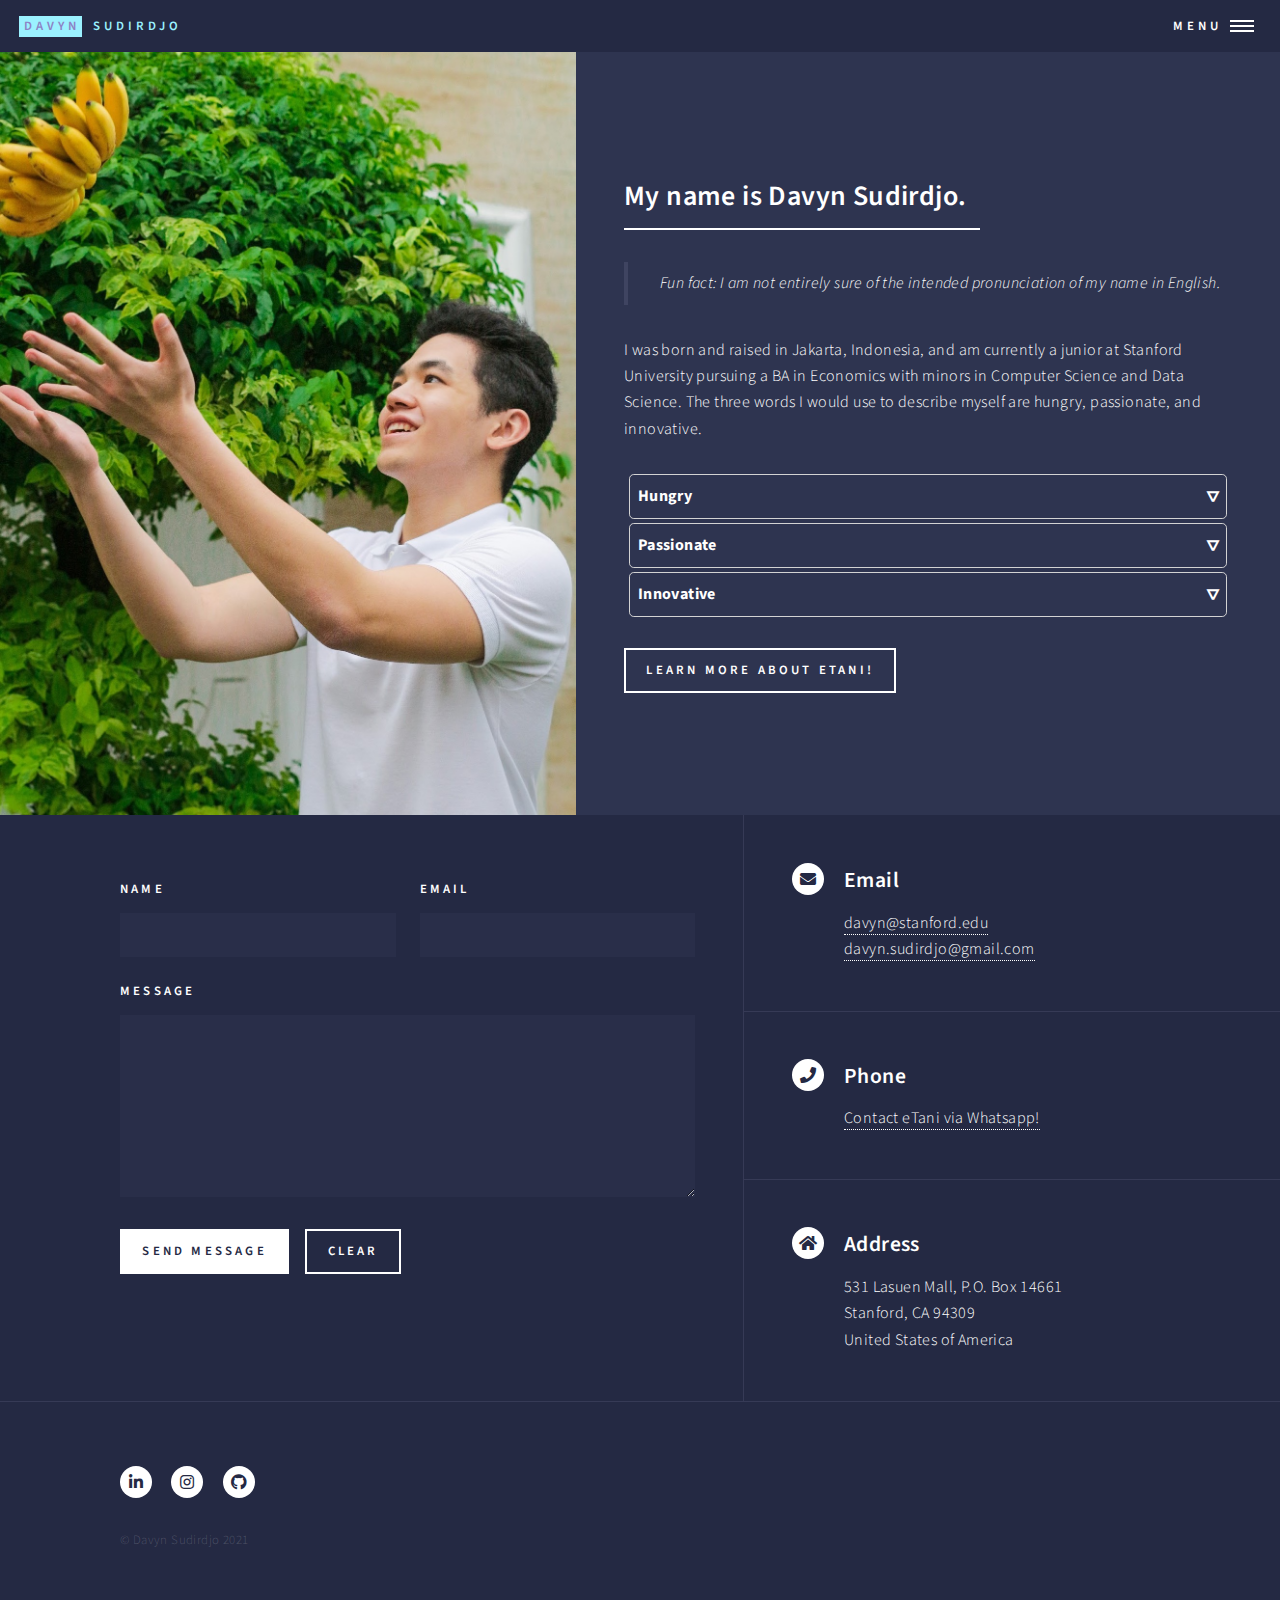
<file: about.html>
<!DOCTYPE HTML>
<!--
	Forty by HTML5 UP
	html5up.net | @ajlkn
	Free for personal and commercial use under the CCA 3.0 license (html5up.net/license)
-->
<html>
	<head>
		<title>Davyn Sudirdjo - Entrepreneurship</title>
		<meta charset="utf-8" />
		<meta name="viewport" content="width=device-width, initial-scale=1, user-scalable=no" />
		<link rel="stylesheet" href="assets/css/main.css" />
		<noscript><link rel="stylesheet" href="assets/css/noscript.css" /></noscript>
	</head>
	<body class="is-preload">

		<!-- Wrapper -->
			<div id="wrapper">

				<!-- Header -->
				<!-- Note: The "styleN" class below should match that of the banner element. -->
					<header id="header" class="alt style2">
						<a href="index.html" class="logo"><strong>Davyn</strong> <span>Sudirdjo</span></a>
						<nav>
							<a href="#menu">Menu</a>
						</nav>
					</header>

				<!-- Menu -->
					<nav id="menu">
						<ul class="links">
							<li><a href="index.html">Home</a></li>
							<li><a href="about.html">About Me</a></li>
							<li><a href="mma.html">Entrepreneurship</a></li>
							<li><a href="experiences.html">Experiences</a></li>
						</ul>
						<!--
						<ul class="actions stacked">
							<li><a href="#" class="button primary fit">Get Started</a></li>
							<li><a href="#" class="button fit">Log In</a></li>
						</ul>
					-->
					</nav>

				<!-- Banner -->
				<!-- Note: The "styleN" class below should match that of the header element. -->
				<!--
				<section id="banner" class="style2">
						<div class="inner">
							<span class="image">
								<img src="images/8.jpg" alt="" />
							</span>
							<header class="major">
								<h1>About Me</h1>
							</header>
							<div class="content">
								<p>A recap of me!</p>
							</div>
						</div>
				</section>
				-->

				<!-- Main -->
					<div id="main">

						<!-- One -->
						<!--
							<section id="one">
								<div class="inner">
									<img src="images/About1.jpg" width="20%" height="20%" alt="" data-position="center center" />
									<header class="major">
										<h1>About me</h1>
									</header>
									<p>My journey has been anything but easy, and here are some key highlights of how I got to who I am now. All entrepreneurial highlights can be found on the entrepreneurship section of my ePortfolio!</p>
								</div>
							</section>-->

						<!-- Two -->
							<section id="one" class="spotlights">
								<section>
									<a href="generic.html" class="image">
										<img src="images/About1.JPG" alt="" data-position="center center" />
									</a>
									<div class="content">
										<div class="inner">
											<header class="major">
												<h2>My name is Davyn Sudirdjo.</h2>
											</header>
											<blockquote>Fun fact: I am not entirely sure of the intended pronunciation of my name in English.</blockquote>
											<p>I was born and raised in Jakarta, Indonesia, and am currently a junior at Stanford University pursuing a BA in Economics with minors in Computer Science and Data Science. The three words I would use to describe myself are hungry, passionate, and innovative.</p>
											<details>
											  <summary>Hungry</summary>
												There are two ways that hunger defines me. On one hand, I am a very pragmatic. My results-driven nature is my drive. I am hungry for change in Indonesia's socioeconomic landscape, and this hunger directed me into entrepreneurship.
												On the other hand, I love food. I have not tasted a cuisine that I dislike, and I love trying everything from street food to Michelin-starred food. I travel not for the sights, but primarily for the food.
											</details>
											<details>
											  <summary>Passionate</summary>
											  My passion to boost socioeconomic development in Indonesia stems from an experience I had when I was 12 and my life has been changed ever since. To me, having passion means that I will not give up until there isn't a single ounce of effort left in me. Having passion also means that I will always give more than 100% to see whatever I am working on through.
											</details>
											<details>
											  <summary>Innovative</summary>
											  I believe that innovation is the only way that Indonesia can see change and catch up technologically with the global superpowers. Innovation is also one of my main reasons on why I chose to go to Stanford - I want to be in the forefront of the technology revolution and create novel solutions to bring my dreams and passion into reality.
											</details>
											<script type="text/javascript">
												document.querySelectorAll('details').forEach((D,_,A)=>{
												D.ontoggle =_=>{ if(D.open) A.forEach(d =>{ if(d!=D) d.open=false })}
												})
											</script>
										<br/>
											<ul class="actions">
												<li><a href="http://etani.io" class="button">Learn more about eTani!</a></li>
											</ul>
										</div>
									</div>
								</section>
								<!--
								<section>
									<a href="generic.html" class="image">
										<img src="images/Journey2.png" alt="" data-position="top center" />
									</a>
									<div class="content">
										<div class="inner">
											<header class="major">
												<h3>Socialization with Farmers</h3>
											</header>
											<p>eTani is a startup that I founded in 2016 to improve the living standards of Indonesian farmers. I went to a different village every weekend of my senior year of high school to socialise with farmers. This part of the journey was long and winded, but I’m very proud to say that we’ve onboarded 10,000 farmers ever since.</p>
											<ul class="actions">
												<li><a href="generic.html" class="button">Learn more</a></li>
											</ul>
										</div>
									</div>
								</section>
								<section>
									<a href="generic.html" class="image">
										<img src="images/Journey3.png" alt="" data-position="25% 25%" />
									</a>
									<div class="content">
										<div class="inner">
											<header class="major">
												<h3>Pancasila</h3>
											</header>
											<p>Pancasila is Indonesia’s founding ideology and is made up of 5 principles. The government saw my work with eTani and I was very humbled to be appointed as the ambassador for the “social justice” principle. I have since then been asked to speak at different universities across Indonesia, and go on national ad campaigns alongside Olympic gold-medalists.</p>
											<ul class="actions">
												<li><a href="generic.html" class="button">Learn more</a></li>
											</ul>
										</div>
									</div>
								</section>
							-->
							</section>

						<!-- Three -->
						<!--
							<section id="three">
								<div class="inner">
									<header class="major">
										<h2>Massa libero</h2>
									</header>
									<p>Nullam et orci eu lorem consequat tincidunt vivamus et sagittis libero. Mauris aliquet magna magna sed nunc rhoncus pharetra. Pellentesque condimentum sem. In efficitur ligula tate urna. Maecenas laoreet massa vel lacinia pellentesque lorem ipsum dolor. Nullam et orci eu lorem consequat tincidunt. Vivamus et sagittis libero. Mauris aliquet magna magna sed nunc rhoncus amet pharetra et feugiat tempus.</p>
									<ul class="actions">
										<li><a href="generic.html" class="button next">Get Started</a></li>
									</ul>
								</div>
							</section>
						-->
					</div>

					<!-- Contact -->
									<section id="contact">
										<div class="inner">
											<section>
												<form method="post" action="#">
													<div class="fields">
														<div class="field half">
															<label for="name">Name</label>
															<input type="text" name="name" id="name" />
														</div>
														<div class="field half">
															<label for="email">Email</label>
															<input type="text" name="email" id="email" />
														</div>
														<div class="field">
															<label for="message">Message</label>
															<textarea name="message" id="message" rows="6"></textarea>
														</div>
													</div>
													<ul class="actions">
														<li><input type="submit" value="Send Message" class="primary" /></li>
														<li><input type="reset" value="Clear" /></li>
													</ul>
												</form>
											</section>
											<section class="split">
												<section>
													<div class="contact-method">
														<span class="icon solid alt fa-envelope"></span>
														<h3>Email</h3>
														<a href="mailto:davyn@stanford.edu">davyn@stanford.edu</a>
														<a href="mailto:davyn.sudirdjo@gmail.com">davyn.sudirdjo@gmail.com</a>
													</div>
												</section>
												<section>
													<div class="contact-method">
														<span class="icon solid alt fa-phone"></span>
														<h3>Phone</h3>
														<a href="https://wa.me/6285921212953">Contact eTani via Whatsapp!</a>
													</div>
												</section>
												<section>
													<div class="contact-method">
														<span class="icon solid alt fa-home"></span>
														<h3>Address</h3>
														<span>531 Lasuen Mall, P.O. Box 14661<br />
														Stanford, CA 94309<br />
														United States of America</span>
													</div>
												</section>
											</section>
										</div>
									</section>

					<!-- Footer -->
						<footer id="footer">
							<div class="inner">
								<ul class="icons">
									<li><a href="https://www.linkedin.com/in/davynsudirdjo/" class="icon brands alt fa-linkedin-in"><span class="label">LinkedIn</span></a></li>
									<li><a href="https://www.instagram.com/davynsudirdjo/" class="icon brands alt fa-instagram"><span class="label">Instagram</span></a></li>
									<li><a href="https://github.com/davyn7" class="icon brands alt fa-github"><span class="label">GitHub</span></a></li>
								</ul>
								<ul class="copyright">
									<li>&copy; Davyn Sudirdjo 2021</li><!--<li>Design: <a href="https://html5up.net">HTML5 UP</a></li>-->
								</ul>
							</div>
						</footer>

			</div>

		<!-- Scripts -->
			<script src="assets/js/jquery.min.js"></script>
			<script src="assets/js/jquery.scrolly.min.js"></script>
			<script src="assets/js/jquery.scrollex.min.js"></script>
			<script src="assets/js/browser.min.js"></script>
			<script src="assets/js/breakpoints.min.js"></script>
			<script src="assets/js/util.js"></script>
			<script src="assets/js/main.js"></script>

	</body>
</html>
</file>
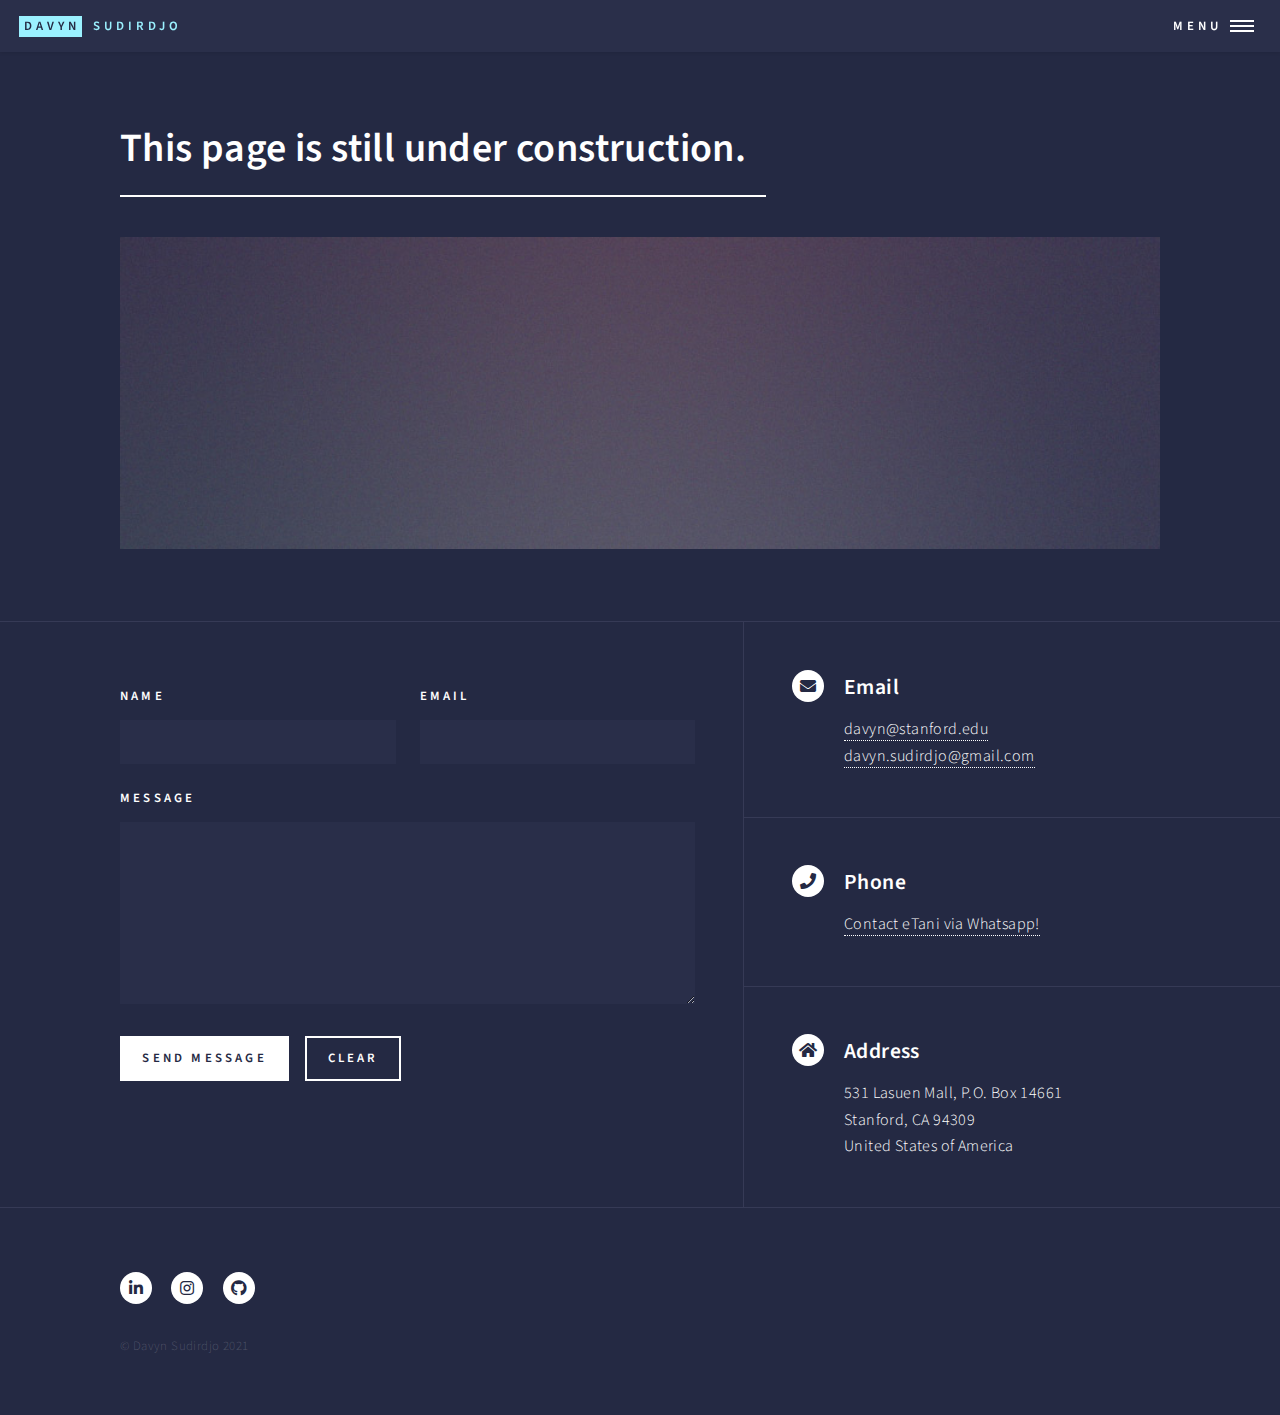
<file: building.html>
<!DOCTYPE HTML>
<!--
	Forty by HTML5 UP
	html5up.net | @ajlkn
	Free for personal and commercial use under the CCA 3.0 license (html5up.net/license)
-->
<html>
	<head>
		<title>Davyn Sudirdjo</title>
		<meta charset="utf-8" />
		<meta name="viewport" content="width=device-width, initial-scale=1, user-scalable=no" />
		<link rel="stylesheet" href="assets/css/main.css" />
		<noscript><link rel="stylesheet" href="assets/css/noscript.css" /></noscript>
	</head>
	<body class="is-preload">

		<!-- Wrapper -->
			<div id="wrapper">

				<!-- Header -->
					<header id="header">
						<a href="index.html" class="logo"><strong>Davyn</strong> <span>Sudirdjo</span></a>
						<nav>
							<a href="#menu">Menu</a>
						</nav>
					</header>

				<!-- Menu -->
					<nav id="menu">
						<ul class="links">
							<li><a href="index.html">Home</a></li>
							<li><a href="about.html">About Me</a></li>
							<li><a href="mma.html">Entrepreneurship</a></li>
							<li><a href="experiences.html">Experiences</a></li>
						</ul>
						<!--
						<ul class="actions stacked">
							<li><a href="#" class="button primary fit">Get Started</a></li>
							<li><a href="#" class="button fit">Log In</a></li>
						</ul>
					-->
					</nav>

				<!-- Main -->
					<div id="main" class="alt">

						<!-- One -->
							<section id="one">
								<div class="inner">
									<header class="major">
										<h1>This page is still under construction.</h1>
									</header>
									<span class="image main"><img src="images/pic11.jpg" alt="" /></span>
								</div>
							</section>

					</div>

					<!-- Contact -->
									<section id="contact">
										<div class="inner">
											<section>
												<form method="post" action="#">
													<div class="fields">
														<div class="field half">
															<label for="name">Name</label>
															<input type="text" name="name" id="name" />
														</div>
														<div class="field half">
															<label for="email">Email</label>
															<input type="text" name="email" id="email" />
														</div>
														<div class="field">
															<label for="message">Message</label>
															<textarea name="message" id="message" rows="6"></textarea>
														</div>
													</div>
													<ul class="actions">
														<li><input type="submit" value="Send Message" class="primary" /></li>
														<li><input type="reset" value="Clear" /></li>
													</ul>
												</form>
											</section>
											<section class="split">
												<section>
													<div class="contact-method">
														<span class="icon solid alt fa-envelope"></span>
														<h3>Email</h3>
														<a href="mailto:davyn@stanford.edu">davyn@stanford.edu</a>
														<a href="mailto:davyn.sudirdjo@gmail.com">davyn.sudirdjo@gmail.com</a>
													</div>
												</section>
												<section>
													<div class="contact-method">
														<span class="icon solid alt fa-phone"></span>
														<h3>Phone</h3>
														<a href="https://wa.me/6285921212953">Contact eTani via Whatsapp!</a>
													</div>
												</section>
												<section>
													<div class="contact-method">
														<span class="icon solid alt fa-home"></span>
														<h3>Address</h3>
														<span>531 Lasuen Mall, P.O. Box 14661<br />
														Stanford, CA 94309<br />
														United States of America</span>
													</div>
												</section>
											</section>
										</div>
									</section>

					<!-- Footer -->
						<footer id="footer">
							<div class="inner">
								<ul class="icons">
									<li><a href="https://www.linkedin.com/in/davynsudirdjo/" class="icon brands alt fa-linkedin-in"><span class="label">LinkedIn</span></a></li>
									<li><a href="https://www.instagram.com/davynsudirdjo/" class="icon brands alt fa-instagram"><span class="label">Instagram</span></a></li>
									<li><a href="https://github.com/davyn7" class="icon brands alt fa-github"><span class="label">GitHub</span></a></li>
								</ul>
								<ul class="copyright">
									<li>&copy; Davyn Sudirdjo 2021</li><!--<li>Design: <a href="https://html5up.net">HTML5 UP</a></li>-->
								</ul>
							</div>
						</footer>

			</div>

		<!-- Scripts -->
			<script src="assets/js/jquery.min.js"></script>
			<script src="assets/js/jquery.scrolly.min.js"></script>
			<script src="assets/js/jquery.scrollex.min.js"></script>
			<script src="assets/js/browser.min.js"></script>
			<script src="assets/js/breakpoints.min.js"></script>
			<script src="assets/js/util.js"></script>
			<script src="assets/js/main.js"></script>

	</body>
</html>
</file>
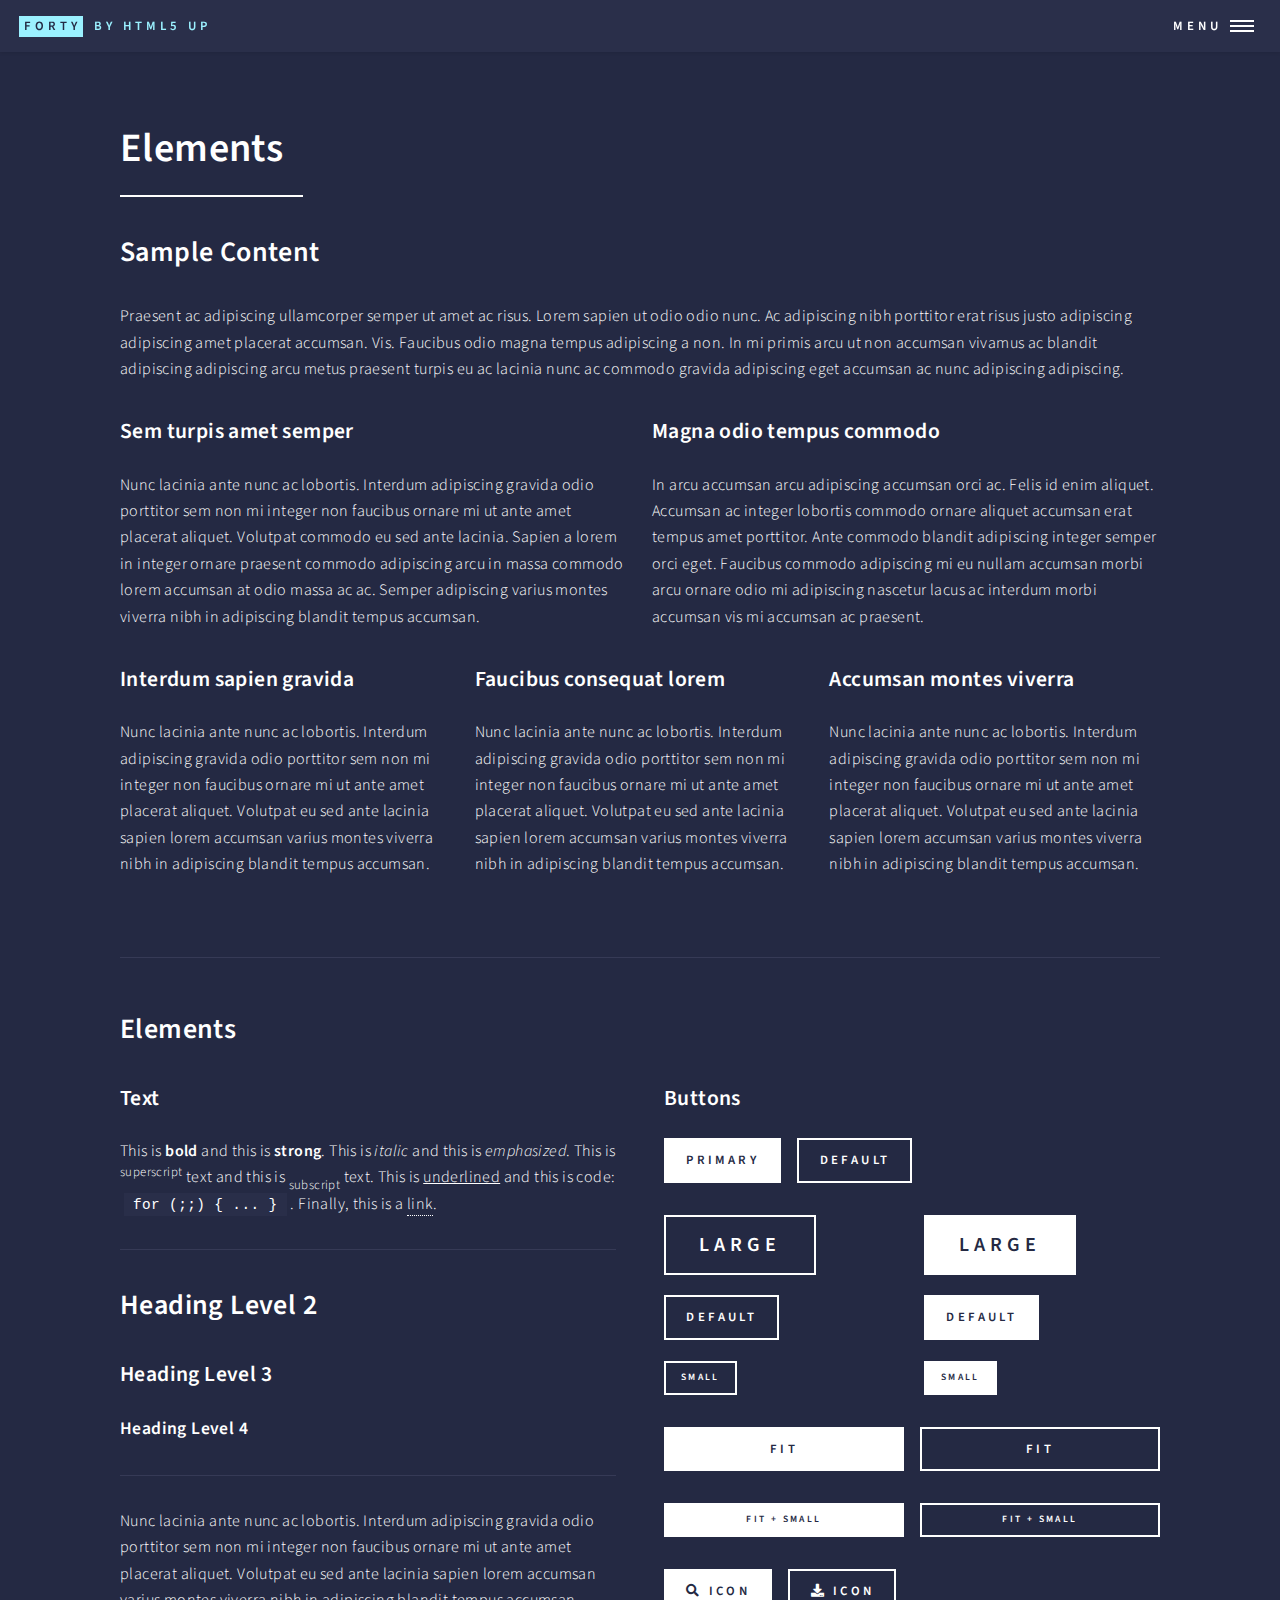
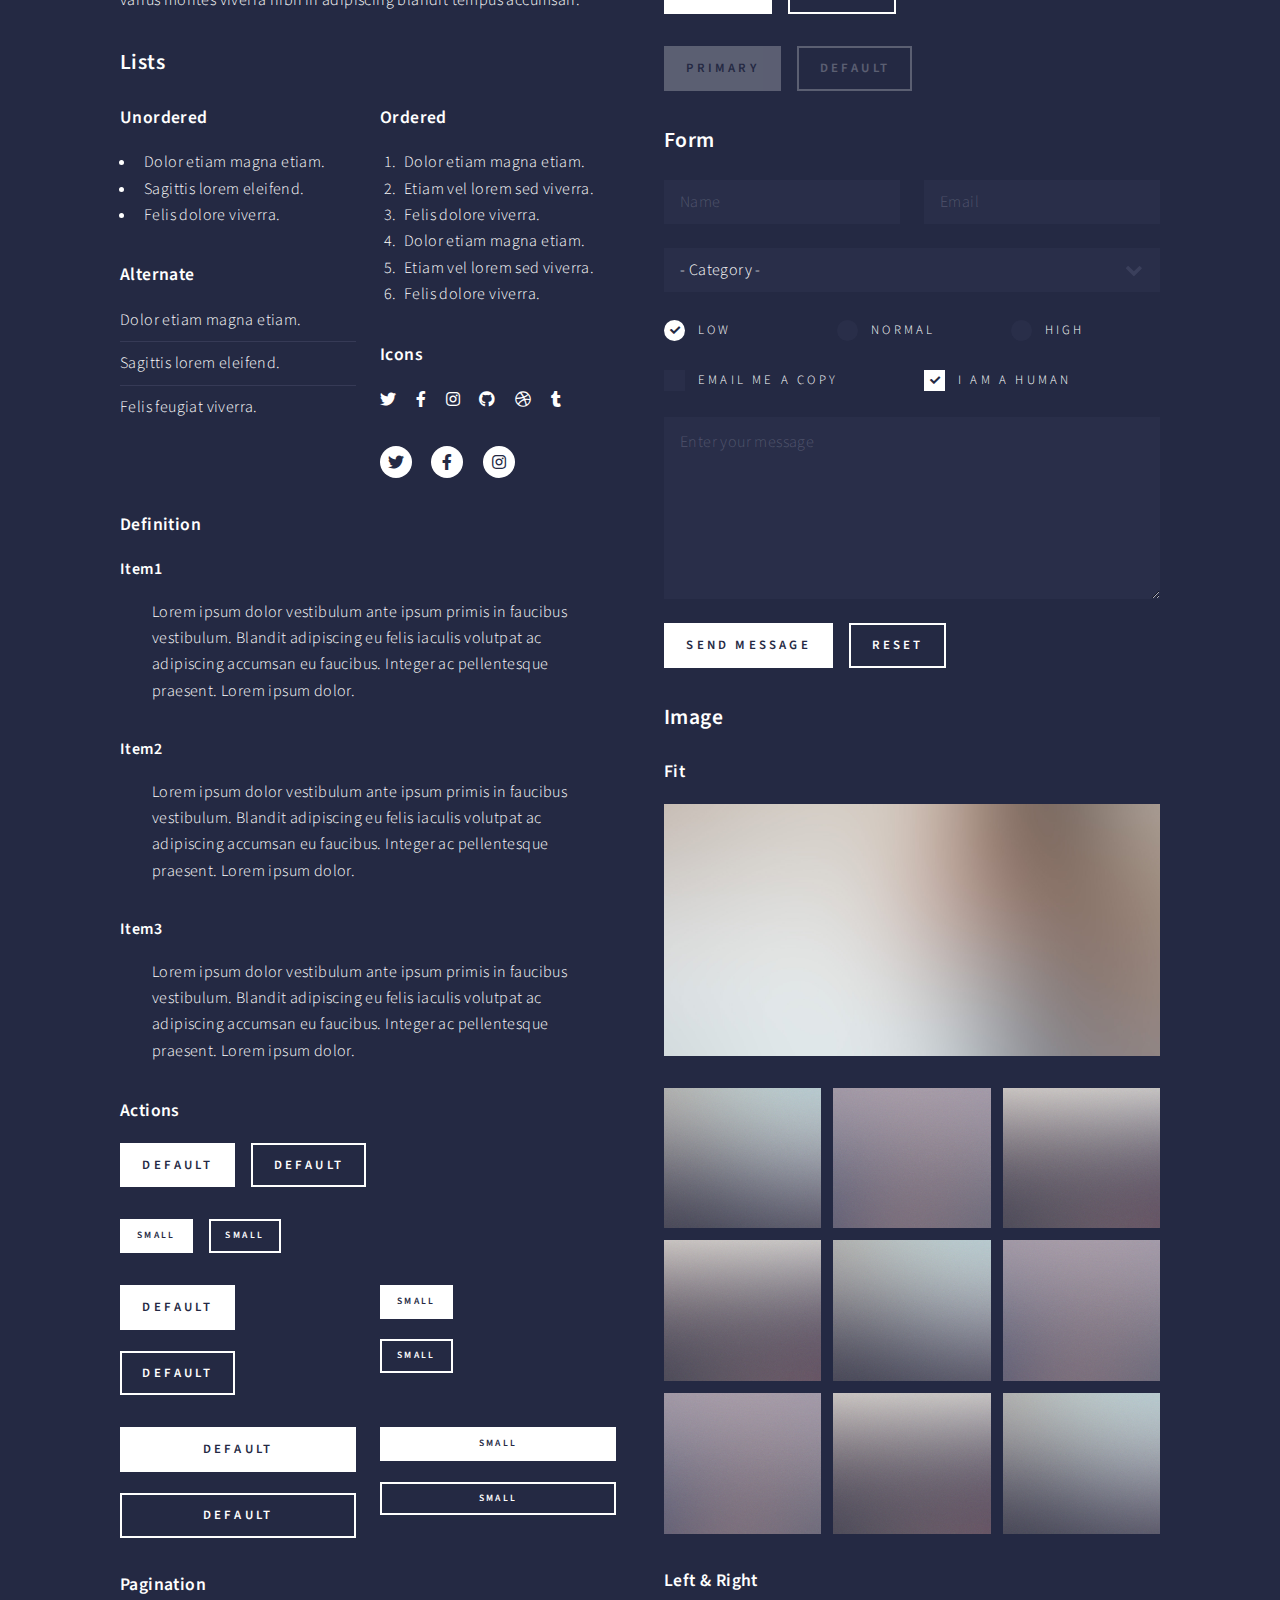
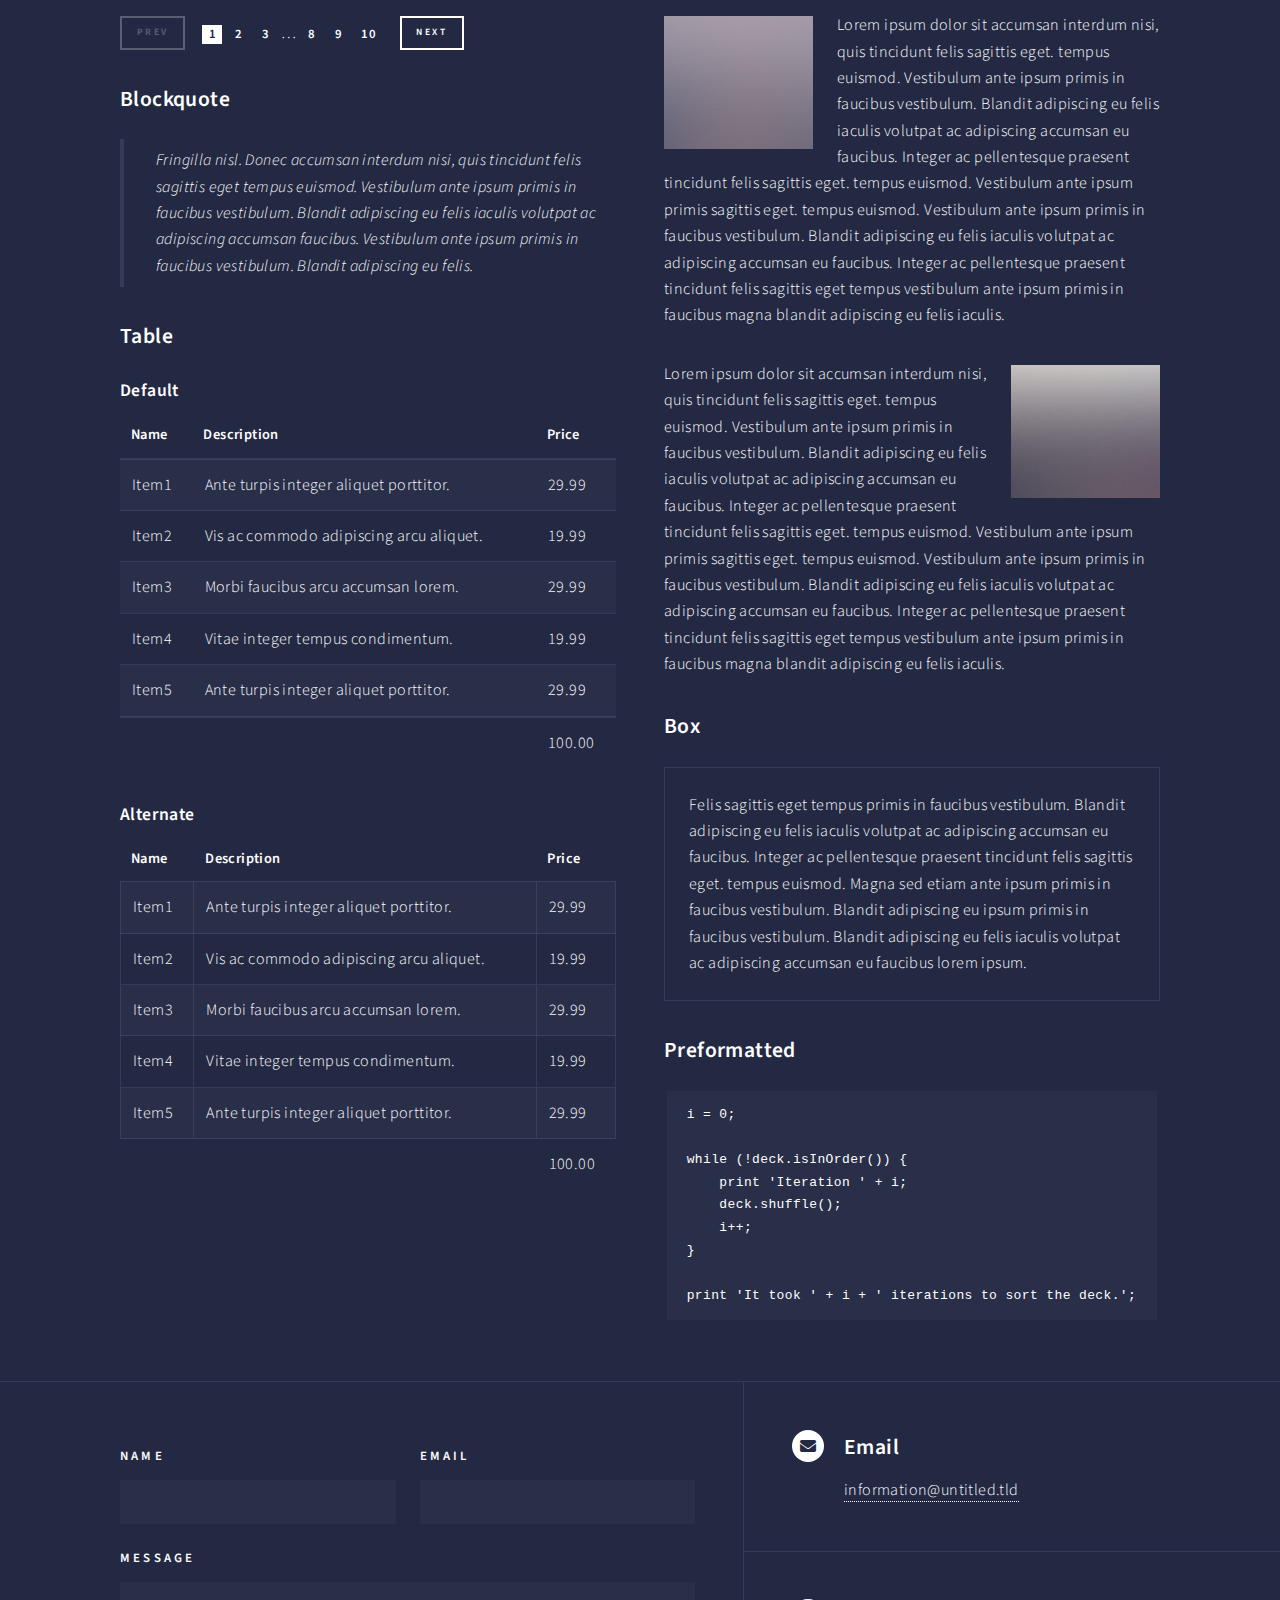
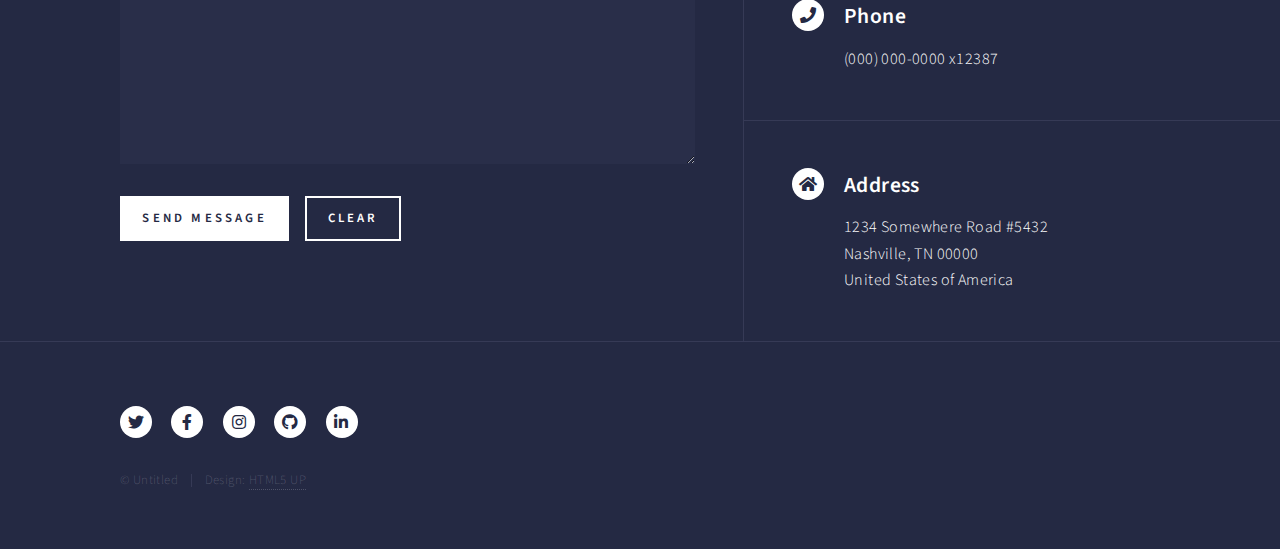
<file: elements.html>
<!DOCTYPE HTML>
<!--
	Forty by HTML5 UP
	html5up.net | @ajlkn
	Free for personal and commercial use under the CCA 3.0 license (html5up.net/license)
-->
<html>
	<head>
		<title>Elements - Forty by HTML5 UP</title>
		<meta charset="utf-8" />
		<meta name="viewport" content="width=device-width, initial-scale=1, user-scalable=no" />
		<link rel="stylesheet" href="assets/css/main.css" />
		<noscript><link rel="stylesheet" href="assets/css/noscript.css" /></noscript>
	</head>
	<body class="is-preload">

		<!-- Wrapper -->
			<div id="wrapper">

				<!-- Header -->
					<header id="header">
						<a href="index.html" class="logo"><strong>Forty</strong> <span>by HTML5 UP</span></a>
						<nav>
							<a href="#menu">Menu</a>
						</nav>
					</header>

				<!-- Menu -->
					<nav id="menu">
						<ul class="links">
							<li><a href="index.html">Home</a></li>
							<li><a href="landing.html">Landing</a></li>
							<li><a href="generic.html">Generic</a></li>
							<li><a href="elements.html">Elements</a></li>
						</ul>
						<ul class="actions stacked">
							<li><a href="#" class="button primary fit">Get Started</a></li>
							<li><a href="#" class="button fit">Log In</a></li>
						</ul>
					</nav>

				<!-- Main -->
					<div id="main" class="alt">

						<!-- One -->
							<section id="one">
								<div class="inner">
									<header class="major">
										<h1>Elements</h1>
									</header>

									<!-- Content -->
										<h2 id="content">Sample Content</h2>
										<p>Praesent ac adipiscing ullamcorper semper ut amet ac risus. Lorem sapien ut odio odio nunc. Ac adipiscing nibh porttitor erat risus justo adipiscing adipiscing amet placerat accumsan. Vis. Faucibus odio magna tempus adipiscing a non. In mi primis arcu ut non accumsan vivamus ac blandit adipiscing adipiscing arcu metus praesent turpis eu ac lacinia nunc ac commodo gravida adipiscing eget accumsan ac nunc adipiscing adipiscing.</p>
										<div class="row">
											<div class="col-6 col-12-small">
												<h3>Sem turpis amet semper</h3>
												<p>Nunc lacinia ante nunc ac lobortis. Interdum adipiscing gravida odio porttitor sem non mi integer non faucibus ornare mi ut ante amet placerat aliquet. Volutpat commodo eu sed ante lacinia. Sapien a lorem in integer ornare praesent commodo adipiscing arcu in massa commodo lorem accumsan at odio massa ac ac. Semper adipiscing varius montes viverra nibh in adipiscing blandit tempus accumsan.</p>
											</div>
											<div class="col-6 col-12-small">
												<h3>Magna odio tempus commodo</h3>
												<p>In arcu accumsan arcu adipiscing accumsan orci ac. Felis id enim aliquet. Accumsan ac integer lobortis commodo ornare aliquet accumsan erat tempus amet porttitor. Ante commodo blandit adipiscing integer semper orci eget. Faucibus commodo adipiscing mi eu nullam accumsan morbi arcu ornare odio mi adipiscing nascetur lacus ac interdum morbi accumsan vis mi accumsan ac praesent.</p>
											</div>
											<!-- Break -->
											<div class="col-4 col-12-medium">
												<h3>Interdum sapien gravida</h3>
												<p>Nunc lacinia ante nunc ac lobortis. Interdum adipiscing gravida odio porttitor sem non mi integer non faucibus ornare mi ut ante amet placerat aliquet. Volutpat eu sed ante lacinia sapien lorem accumsan varius montes viverra nibh in adipiscing blandit tempus accumsan.</p>
											</div>
											<div class="col-4 col-12-medium">
												<h3>Faucibus consequat lorem</h3>
												<p>Nunc lacinia ante nunc ac lobortis. Interdum adipiscing gravida odio porttitor sem non mi integer non faucibus ornare mi ut ante amet placerat aliquet. Volutpat eu sed ante lacinia sapien lorem accumsan varius montes viverra nibh in adipiscing blandit tempus accumsan.</p>
											</div>
											<div class="col-4 col-12-medium">
												<h3>Accumsan montes viverra</h3>
												<p>Nunc lacinia ante nunc ac lobortis. Interdum adipiscing gravida odio porttitor sem non mi integer non faucibus ornare mi ut ante amet placerat aliquet. Volutpat eu sed ante lacinia sapien lorem accumsan varius montes viverra nibh in adipiscing blandit tempus accumsan.</p>
											</div>
										</div>

									<hr class="major" />

									<!-- Elements -->
										<h2 id="elements">Elements</h2>
										<div class="row gtr-200">
											<div class="col-6 col-12-medium">

												<!-- Text stuff -->
													<h3>Text</h3>
													<p>This is <b>bold</b> and this is <strong>strong</strong>. This is <i>italic</i> and this is <em>emphasized</em>.
													This is <sup>superscript</sup> text and this is <sub>subscript</sub> text.
													This is <u>underlined</u> and this is code: <code>for (;;) { ... }</code>.
													Finally, this is a <a href="#">link</a>.</p>
													<hr />
													<h2>Heading Level 2</h2>
													<h3>Heading Level 3</h3>
													<h4>Heading Level 4</h4>
													<hr />
													<p>Nunc lacinia ante nunc ac lobortis. Interdum adipiscing gravida odio porttitor sem non mi integer non faucibus ornare mi ut ante amet placerat aliquet. Volutpat eu sed ante lacinia sapien lorem accumsan varius montes viverra nibh in adipiscing blandit tempus accumsan.</p>

												<!-- Lists -->
													<h3>Lists</h3>
													<div class="row">
														<div class="col-6 col-12-small">

															<h4>Unordered</h4>
															<ul>
																<li>Dolor etiam magna etiam.</li>
																<li>Sagittis lorem eleifend.</li>
																<li>Felis dolore viverra.</li>
															</ul>

															<h4>Alternate</h4>
															<ul class="alt">
																<li>Dolor etiam magna etiam.</li>
																<li>Sagittis lorem eleifend.</li>
																<li>Felis feugiat viverra.</li>
															</ul>

														</div>
														<div class="col-6 col-12-small">

															<h4>Ordered</h4>
															<ol>
																<li>Dolor etiam magna etiam.</li>
																<li>Etiam vel lorem sed viverra.</li>
																<li>Felis dolore viverra.</li>
																<li>Dolor etiam magna etiam.</li>
																<li>Etiam vel lorem sed viverra.</li>
																<li>Felis dolore viverra.</li>
															</ol>

															<h4>Icons</h4>
															<ul class="icons">
																<li><a href="#" class="icon brands fa-twitter"><span class="label">Twitter</span></a></li>
																<li><a href="#" class="icon brands fa-facebook-f"><span class="label">Facebook</span></a></li>
																<li><a href="#" class="icon brands fa-instagram"><span class="label">Instagram</span></a></li>
																<li><a href="#" class="icon brands fa-github"><span class="label">Github</span></a></li>
																<li><a href="#" class="icon brands fa-dribbble"><span class="label">Dribbble</span></a></li>
																<li><a href="#" class="icon brands fa-tumblr"><span class="label">Tumblr</span></a></li>
															</ul>
															<ul class="icons">
																<li><a href="#" class="icon brands alt fa-twitter"><span class="label">Twitter</span></a></li>
																<li><a href="#" class="icon brands alt fa-facebook-f"><span class="label">Facebook</span></a></li>
																<li><a href="#" class="icon brands alt fa-instagram"><span class="label">Instagram</span></a></li>
															</ul>

														</div>
													</div>
													<h4>Definition</h4>
													<dl>
														<dt>Item1</dt>
														<dd>
															<p>Lorem ipsum dolor vestibulum ante ipsum primis in faucibus vestibulum. Blandit adipiscing eu felis iaculis volutpat ac adipiscing accumsan eu faucibus. Integer ac pellentesque praesent. Lorem ipsum dolor.</p>
														</dd>
														<dt>Item2</dt>
														<dd>
															<p>Lorem ipsum dolor vestibulum ante ipsum primis in faucibus vestibulum. Blandit adipiscing eu felis iaculis volutpat ac adipiscing accumsan eu faucibus. Integer ac pellentesque praesent. Lorem ipsum dolor.</p>
														</dd>
														<dt>Item3</dt>
														<dd>
															<p>Lorem ipsum dolor vestibulum ante ipsum primis in faucibus vestibulum. Blandit adipiscing eu felis iaculis volutpat ac adipiscing accumsan eu faucibus. Integer ac pellentesque praesent. Lorem ipsum dolor.</p>
														</dd>
													</dl>

													<h4>Actions</h4>
													<ul class="actions">
														<li><a href="#" class="button primary">Default</a></li>
														<li><a href="#" class="button">Default</a></li>
													</ul>
													<ul class="actions small">
														<li><a href="#" class="button primary small">Small</a></li>
														<li><a href="#" class="button small">Small</a></li>
													</ul>
													<div class="row">
														<div class="col-6 col-12-small">
															<ul class="actions stacked">
																<li><a href="#" class="button primary">Default</a></li>
																<li><a href="#" class="button">Default</a></li>
															</ul>
														</div>
														<div class="col-6 col-12-small">
															<ul class="actions stacked">
																<li><a href="#" class="button primary small">Small</a></li>
																<li><a href="#" class="button small">Small</a></li>
															</ul>
														</div>
														<div class="col-6 col-12-small">
															<ul class="actions stacked">
																<li><a href="#" class="button primary fit">Default</a></li>
																<li><a href="#" class="button fit">Default</a></li>
															</ul>
														</div>
														<div class="col-6 col-12-small">
															<ul class="actions stacked">
																<li><a href="#" class="button primary small fit">Small</a></li>
																<li><a href="#" class="button small fit">Small</a></li>
															</ul>
														</div>
													</div>

													<h4>Pagination</h4>
													<ul class="pagination">
														<li><span class="button small disabled">Prev</span></li>
														<li><a href="#" class="page active">1</a></li>
														<li><a href="#" class="page">2</a></li>
														<li><a href="#" class="page">3</a></li>
														<li><span>&hellip;</span></li>
														<li><a href="#" class="page">8</a></li>
														<li><a href="#" class="page">9</a></li>
														<li><a href="#" class="page">10</a></li>
														<li><a href="#" class="button small">Next</a></li>
													</ul>

												<!-- Blockquote -->
													<h3>Blockquote</h3>
													<blockquote>Fringilla nisl. Donec accumsan interdum nisi, quis tincidunt felis sagittis eget tempus euismod. Vestibulum ante ipsum primis in faucibus vestibulum. Blandit adipiscing eu felis iaculis volutpat ac adipiscing accumsan faucibus. Vestibulum ante ipsum primis in faucibus vestibulum. Blandit adipiscing eu felis.</blockquote>

												<!-- Table -->
													<h3>Table</h3>

													<h4>Default</h4>
													<div class="table-wrapper">
														<table>
															<thead>
																<tr>
																	<th>Name</th>
																	<th>Description</th>
																	<th>Price</th>
																</tr>
															</thead>
															<tbody>
																<tr>
																	<td>Item1</td>
																	<td>Ante turpis integer aliquet porttitor.</td>
																	<td>29.99</td>
																</tr>
																<tr>
																	<td>Item2</td>
																	<td>Vis ac commodo adipiscing arcu aliquet.</td>
																	<td>19.99</td>
																</tr>
																<tr>
																	<td>Item3</td>
																	<td> Morbi faucibus arcu accumsan lorem.</td>
																	<td>29.99</td>
																</tr>
																<tr>
																	<td>Item4</td>
																	<td>Vitae integer tempus condimentum.</td>
																	<td>19.99</td>
																</tr>
																<tr>
																	<td>Item5</td>
																	<td>Ante turpis integer aliquet porttitor.</td>
																	<td>29.99</td>
																</tr>
															</tbody>
															<tfoot>
																<tr>
																	<td colspan="2"></td>
																	<td>100.00</td>
																</tr>
															</tfoot>
														</table>
													</div>

													<h4>Alternate</h4>
													<div class="table-wrapper">
														<table class="alt">
															<thead>
																<tr>
																	<th>Name</th>
																	<th>Description</th>
																	<th>Price</th>
																</tr>
															</thead>
															<tbody>
																<tr>
																	<td>Item1</td>
																	<td>Ante turpis integer aliquet porttitor.</td>
																	<td>29.99</td>
																</tr>
																<tr>
																	<td>Item2</td>
																	<td>Vis ac commodo adipiscing arcu aliquet.</td>
																	<td>19.99</td>
																</tr>
																<tr>
																	<td>Item3</td>
																	<td> Morbi faucibus arcu accumsan lorem.</td>
																	<td>29.99</td>
																</tr>
																<tr>
																	<td>Item4</td>
																	<td>Vitae integer tempus condimentum.</td>
																	<td>19.99</td>
																</tr>
																<tr>
																	<td>Item5</td>
																	<td>Ante turpis integer aliquet porttitor.</td>
																	<td>29.99</td>
																</tr>
															</tbody>
															<tfoot>
																<tr>
																	<td colspan="2"></td>
																	<td>100.00</td>
																</tr>
															</tfoot>
														</table>
													</div>

											</div>
											<div class="col-6 col-12-medium">

												<!-- Buttons -->
													<h3>Buttons</h3>
													<ul class="actions">
														<li><a href="#" class="button primary">Primary</a></li>
														<li><a href="#" class="button">Default</a></li>
													</ul>
													<div class="row">
														<div class="col-6 col-12-xsmall">
															<ul class="actions stacked">
																<li><a href="#" class="button large">Large</a></li>
																<li><a href="#" class="button">Default</a></li>
																<li><a href="#" class="button small">Small</a></li>
															</ul>
														</div>
														<div class="col-6 col-12-xsmall">
															<ul class="actions stacked">
																<li><a href="#" class="button primary large">Large</a></li>
																<li><a href="#" class="button primary">Default</a></li>
																<li><a href="#" class="button primary small">Small</a></li>
															</ul>
														</div>
													</div>
													<ul class="actions fit">
														<li><a href="#" class="button primary fit">Fit</a></li>
														<li><a href="#" class="button fit">Fit</a></li>
													</ul>
													<ul class="actions fit small">
														<li><a href="#" class="button primary fit small">Fit + Small</a></li>
														<li><a href="#" class="button fit small">Fit + Small</a></li>
													</ul>
													<ul class="actions">
														<li><a href="#" class="button primary icon solid fa-search">Icon</a></li>
														<li><a href="#" class="button icon solid fa-download">Icon</a></li>
													</ul>
													<ul class="actions">
														<li><span class="button primary disabled">Primary</span></li>
														<li><span class="button disabled">Default</span></li>
													</ul>

												<!-- Form -->
													<h3>Form</h3>

													<form method="post" action="#">
														<div class="row gtr-uniform">
															<div class="col-6 col-12-xsmall">
																<input type="text" name="demo-name" id="demo-name" value="" placeholder="Name" />
															</div>
															<div class="col-6 col-12-xsmall">
																<input type="email" name="demo-email" id="demo-email" value="" placeholder="Email" />
															</div>
															<!-- Break -->
															<div class="col-12">
																<select name="demo-category" id="demo-category">
																	<option value="">- Category -</option>
																	<option value="1">Manufacturing</option>
																	<option value="1">Shipping</option>
																	<option value="1">Administration</option>
																	<option value="1">Human Resources</option>
																</select>
															</div>
															<!-- Break -->
															<div class="col-4 col-12-small">
																<input type="radio" id="demo-priority-low" name="demo-priority" checked>
																<label for="demo-priority-low">Low</label>
															</div>
															<div class="col-4 col-12-small">
																<input type="radio" id="demo-priority-normal" name="demo-priority">
																<label for="demo-priority-normal">Normal</label>
															</div>
															<div class="col-4 col-12-small">
																<input type="radio" id="demo-priority-high" name="demo-priority">
																<label for="demo-priority-high">High</label>
															</div>
															<!-- Break -->
															<div class="col-6 col-12-small">
																<input type="checkbox" id="demo-copy" name="demo-copy">
																<label for="demo-copy">Email me a copy</label>
															</div>
															<div class="col-6 col-12-small">
																<input type="checkbox" id="demo-human" name="demo-human" checked>
																<label for="demo-human">I am a human</label>
															</div>
															<!-- Break -->
															<div class="col-12">
																<textarea name="demo-message" id="demo-message" placeholder="Enter your message" rows="6"></textarea>
															</div>
															<!-- Break -->
															<div class="col-12">
																<ul class="actions">
																	<li><input type="submit" value="Send Message" class="primary" /></li>
																	<li><input type="reset" value="Reset" /></li>
																</ul>
															</div>
														</div>
													</form>

												<!-- Image -->
													<h3>Image</h3>

													<h4>Fit</h4>
													<span class="image fit"><img src="images/pic03.jpg" alt="" /></span>
													<div class="box alt">
														<div class="row gtr-50 gtr-uniform">
															<div class="col-4"><span class="image fit"><img src="images/pic08.jpg" alt="" /></span></div>
															<div class="col-4"><span class="image fit"><img src="images/pic09.jpg" alt="" /></span></div>
															<div class="col-4"><span class="image fit"><img src="images/pic10.jpg" alt="" /></span></div>
															<!-- Break -->
															<div class="col-4"><span class="image fit"><img src="images/pic10.jpg" alt="" /></span></div>
															<div class="col-4"><span class="image fit"><img src="images/pic08.jpg" alt="" /></span></div>
															<div class="col-4"><span class="image fit"><img src="images/pic09.jpg" alt="" /></span></div>
															<!-- Break -->
															<div class="col-4"><span class="image fit"><img src="images/pic09.jpg" alt="" /></span></div>
															<div class="col-4"><span class="image fit"><img src="images/pic10.jpg" alt="" /></span></div>
															<div class="col-4"><span class="image fit"><img src="images/pic08.jpg" alt="" /></span></div>
														</div>
													</div>

													<h4>Left &amp; Right</h4>
													<p><span class="image left"><img src="images/pic09.jpg" alt="" /></span>Lorem ipsum dolor sit accumsan interdum nisi, quis tincidunt felis sagittis eget. tempus euismod. Vestibulum ante ipsum primis in faucibus vestibulum. Blandit adipiscing eu felis iaculis volutpat ac adipiscing accumsan eu faucibus. Integer ac pellentesque praesent tincidunt felis sagittis eget. tempus euismod. Vestibulum ante ipsum primis sagittis eget. tempus euismod. Vestibulum ante ipsum primis in faucibus vestibulum. Blandit adipiscing eu felis iaculis volutpat ac adipiscing accumsan eu faucibus. Integer ac pellentesque praesent tincidunt felis sagittis eget tempus vestibulum ante ipsum primis in faucibus magna blandit adipiscing eu felis iaculis.</p>
													<p><span class="image right"><img src="images/pic10.jpg" alt="" /></span>Lorem ipsum dolor sit accumsan interdum nisi, quis tincidunt felis sagittis eget. tempus euismod. Vestibulum ante ipsum primis in faucibus vestibulum. Blandit adipiscing eu felis iaculis volutpat ac adipiscing accumsan eu faucibus. Integer ac pellentesque praesent tincidunt felis sagittis eget. tempus euismod. Vestibulum ante ipsum primis sagittis eget. tempus euismod. Vestibulum ante ipsum primis in faucibus vestibulum. Blandit adipiscing eu felis iaculis volutpat ac adipiscing accumsan eu faucibus. Integer ac pellentesque praesent tincidunt felis sagittis eget tempus vestibulum ante ipsum primis in faucibus magna blandit adipiscing eu felis iaculis.</p>

												<!-- Box -->
													<h3>Box</h3>
													<div class="box">
														<p>Felis sagittis eget tempus primis in faucibus vestibulum. Blandit adipiscing eu felis iaculis volutpat ac adipiscing accumsan eu faucibus. Integer ac pellentesque praesent tincidunt felis sagittis eget. tempus euismod. Magna sed etiam ante ipsum primis in faucibus vestibulum. Blandit adipiscing eu ipsum primis in faucibus vestibulum. Blandit adipiscing eu felis iaculis volutpat ac adipiscing accumsan eu faucibus lorem ipsum.</p>
													</div>

												<!-- Preformatted Code -->
													<h3>Preformatted</h3>
													<pre><code>i = 0;

while (!deck.isInOrder()) {
    print 'Iteration ' + i;
    deck.shuffle();
    i++;
}

print 'It took ' + i + ' iterations to sort the deck.';
</code></pre>

											</div>
										</div>

								</div>
							</section>

					</div>

				<!-- Contact -->
					<section id="contact">
						<div class="inner">
							<section>
								<form method="post" action="#">
									<div class="fields">
										<div class="field half">
											<label for="name">Name</label>
											<input type="text" name="name" id="name" />
										</div>
										<div class="field half">
											<label for="email">Email</label>
											<input type="text" name="email" id="email" />
										</div>
										<div class="field">
											<label for="message">Message</label>
											<textarea name="message" id="message" rows="6"></textarea>
										</div>
									</div>
									<ul class="actions">
										<li><input type="submit" value="Send Message" class="primary" /></li>
										<li><input type="reset" value="Clear" /></li>
									</ul>
								</form>
							</section>
							<section class="split">
								<section>
									<div class="contact-method">
										<span class="icon solid alt fa-envelope"></span>
										<h3>Email</h3>
										<a href="#">information@untitled.tld</a>
									</div>
								</section>
								<section>
									<div class="contact-method">
										<span class="icon solid alt fa-phone"></span>
										<h3>Phone</h3>
										<span>(000) 000-0000 x12387</span>
									</div>
								</section>
								<section>
									<div class="contact-method">
										<span class="icon solid alt fa-home"></span>
										<h3>Address</h3>
										<span>1234 Somewhere Road #5432<br />
										Nashville, TN 00000<br />
										United States of America</span>
									</div>
								</section>
							</section>
						</div>
					</section>

				<!-- Footer -->
					<footer id="footer">
						<div class="inner">
							<ul class="icons">
								<li><a href="#" class="icon brands alt fa-twitter"><span class="label">Twitter</span></a></li>
								<li><a href="#" class="icon brands alt fa-facebook-f"><span class="label">Facebook</span></a></li>
								<li><a href="#" class="icon brands alt fa-instagram"><span class="label">Instagram</span></a></li>
								<li><a href="#" class="icon brands alt fa-github"><span class="label">GitHub</span></a></li>
								<li><a href="#" class="icon brands alt fa-linkedin-in"><span class="label">LinkedIn</span></a></li>
							</ul>
							<ul class="copyright">
								<li>&copy; Untitled</li><li>Design: <a href="https://html5up.net">HTML5 UP</a></li>
							</ul>
						</div>
					</footer>

			</div>

		<!-- Scripts -->
			<script src="assets/js/jquery.min.js"></script>
			<script src="assets/js/jquery.scrolly.min.js"></script>
			<script src="assets/js/jquery.scrollex.min.js"></script>
			<script src="assets/js/browser.min.js"></script>
			<script src="assets/js/breakpoints.min.js"></script>
			<script src="assets/js/util.js"></script>
			<script src="assets/js/main.js"></script>

	</body>
</html>
</file>
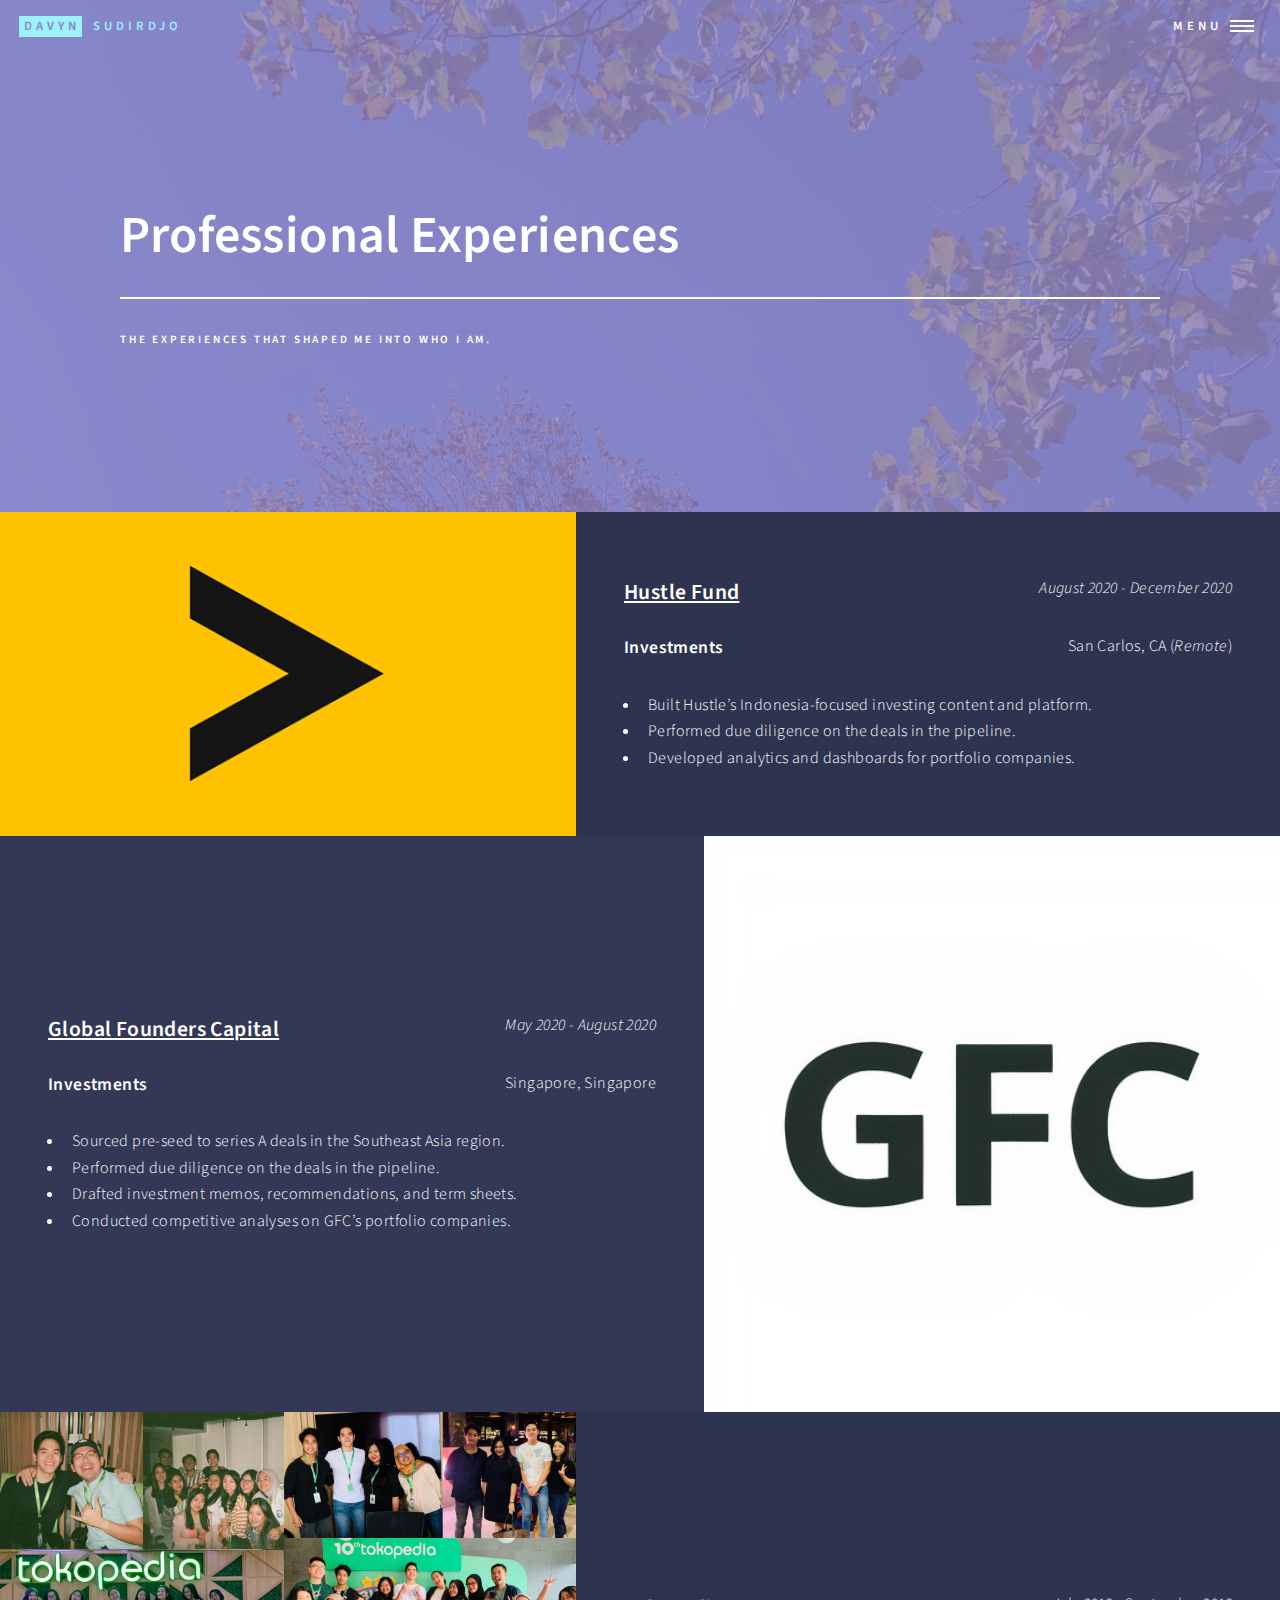
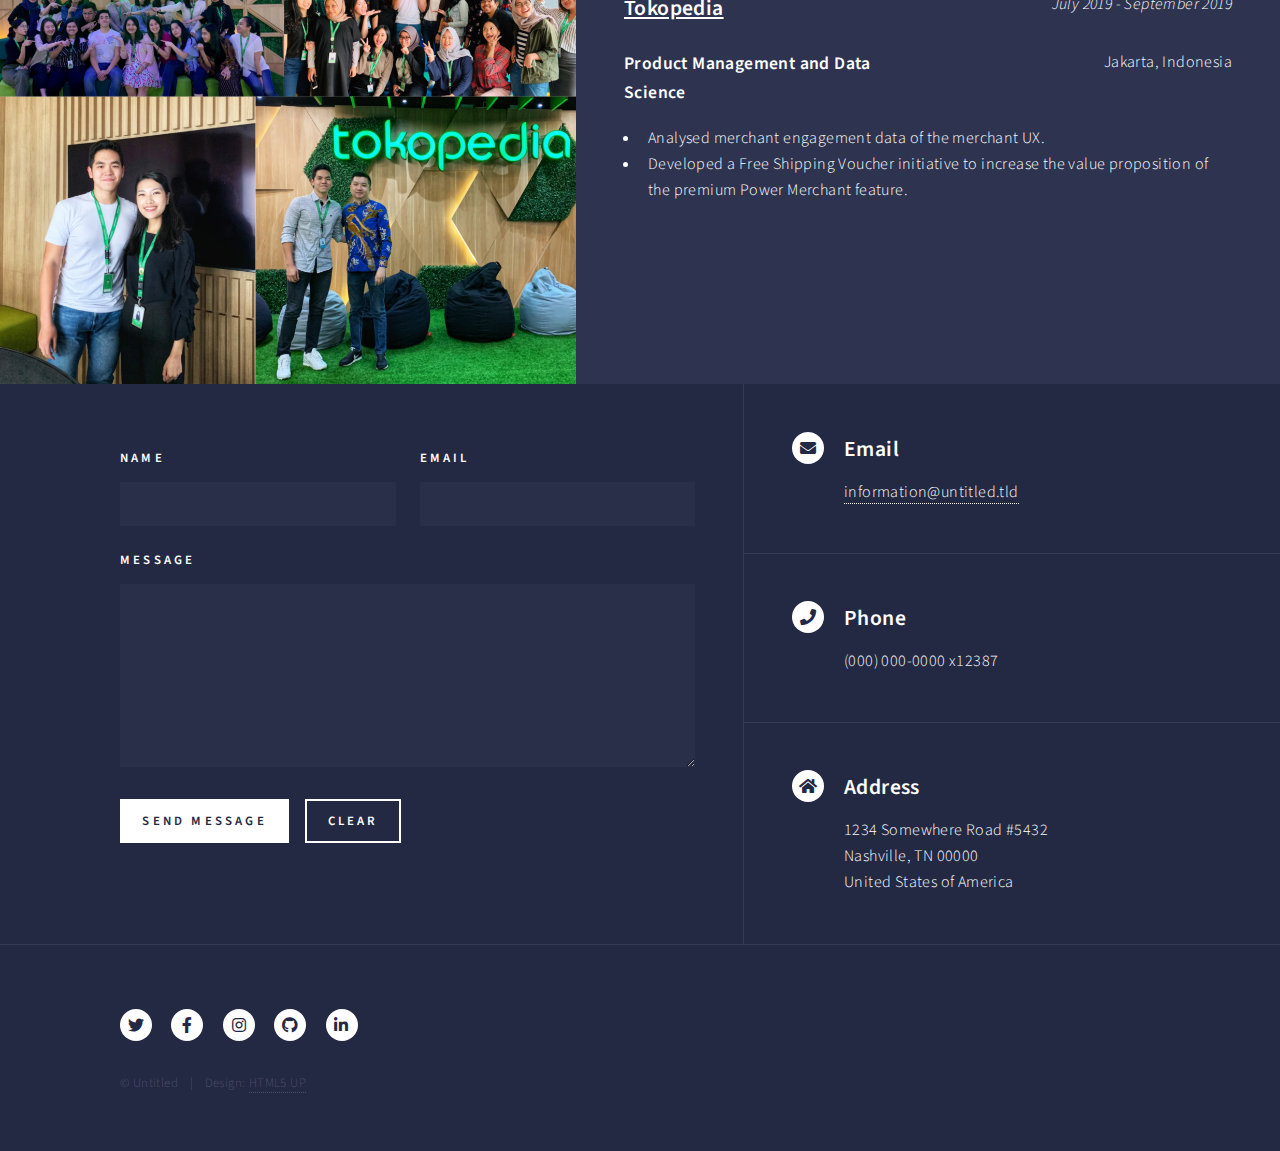
<file: experiences.html>
<!DOCTYPE HTML>
<!--
	Forty by HTML5 UP
	html5up.net | @ajlkn
	Free for personal and commercial use under the CCA 3.0 license (html5up.net/license)
-->
<html>
	<head>
		<title>Davyn Sudirdjo - Experiences</title>
		<meta charset="utf-8" />
		<meta name="viewport" content="width=device-width, initial-scale=1, user-scalable=no" />
		<link rel="stylesheet" href="assets/css/main.css" />
		<noscript><link rel="stylesheet" href="assets/css/noscript.css" /></noscript>
	</head>
	<body class="is-preload">

		<!-- Wrapper -->
			<div id="wrapper">

				<!-- Header -->
				<!-- Note: The "styleN" class below should match that of the banner element. -->
					<header id="header" class="alt style2">
						<a href="index.html" class="logo"><strong>Davyn</strong> <span>Sudirdjo</span></a>
						<nav>
							<a href="#menu">Menu</a>
						</nav>
					</header>

				<!-- Menu -->
					<nav id="menu">
						<ul class="links">
							<li><a href="index.html">Home</a></li>
							<li><a href="landing.html">Landing</a></li>
							<li><a href="generic.html">Generic</a></li>
							<li><a href="elements.html">Elements</a></li>
						</ul>
						<ul class="actions stacked">
							<li><a href="#" class="button primary fit">Get Started</a></li>
							<li><a href="#" class="button fit">Log In</a></li>
						</ul>
					</nav>

				<!-- Banner -->
				<!-- Note: The "styleN" class below should match that of the header element. -->
					<section id="banner" class="style2">
						<div class="inner">
							<span class="image">
								<img src="images/ExpBanner.jpg" alt="" />
							</span>
							<header class="major">
								<h1>Professional Experiences</h1>
							</header>
							<div class="content">
								<p>The experiences that shaped me into who I am.</p>
							</div>
						</div>
					</section>

				<!-- Main -->
					<div id="main">

						<!-- One -->
						<!--
							<section id="one">
								<div class="inner">
									<header class="major">
										<h2>It all began with a dream</h2>
									</header>
									<p>My journey has been anything but easy, and here are some key highlights of how I got to who I am now. All entrepreneurial highlights can be found on the entrepreneurship section of my ePortfolio!</p>
								</div>
							</section>
						-->

						<!-- Two -->
							<section id="two" class="spotlights">
								<section>
									<a href="generic.html" class="image">
										<img src="images/Exp3.png" alt="" data-position="center center" />
									</a>
									<div class="content">
										<div class="inner">
											<div class="row">
												<div class="col-6 col-12-small">
													<h3><u>Hustle Fund</u></h3>
												</div>
												<div class="col-6 col-12-small">
													<p align="right"><i>August 2020 - December 2020</i></p>
												</div>
											</div>
											<div class="row">
												<div class="col-6 col-12-small">
													<h4>Investments</h4>
												</div>
												<div class="col-6 col-12-small">
													<p align="right">San Carlos, CA (<i>Remote</i>)</p>
												</div>
											</div>
											<ul>
												<li>Built Hustle’s Indonesia-focused investing content and platform.</li>
												<li>Performed due diligence on the deals in the pipeline.</li>
												<li>Developed analytics and dashboards for portfolio companies.</li>
											</ul>
										</div>
									</div>
								</section>
								<section>
									<a href="generic.html" class="image">
										<img src="images/Exp2.jpg" alt="" data-position="top center" />
									</a>
									<div class="content">
										<div class="inner">
											<div class="row">
												<div class="col-6 col-12-small">
													<h3><u>Global Founders Capital</u></h3>
												</div>
												<div class="col-6 col-12-small">
													<p align="right"><i>May 2020 - August 2020</i></p>
												</div>
											</div>
											<div class="row">
												<div class="col-6 col-12-small">
													<h4>Investments</h4>
												</div>
												<div class="col-6 col-12-small">
													<p align="right">Singapore, Singapore</p>
												</div>
											</div>
											<ul>
												<li>Sourced pre-seed to series A deals in the Southeast Asia region.</li>
												<li>Performed due diligence on the deals in the pipeline.</li>
												<li>Drafted investment memos, recommendations, and term sheets.</li>
												<li>Conducted competitive analyses on GFC’s portfolio companies.</li>
											</ul>
										</div>
									</div>
								</section>
								<section>
									<a href="generic.html" class="image">
										<img src="images/Exp1.png" alt="" data-position="25% 25%" />
									</a>
									<div class="content">
										<div class="inner">
											<div class="row">
												<div class="col-6 col-12-small">
													<h3><u>Tokopedia</u></h3>
												</div>
												<div class="col-6 col-12-small">
													<p align="right"><i>July 2019 - September 2019</i></p>
												</div>
											</div>
											<div class="row">
												<div class="col-6 col-12-small">
													<h4>Product Management and Data Science</h4>
												</div>
												<div class="col-6 col-12-small">
													<p align="right">Jakarta, Indonesia</p>
												</div>
											</div>
											<ul>
												<li>Analysed merchant engagement data of the merchant UX.</li>
												<li>Developed a Free Shipping Voucher initiative to increase the value proposition of the premium Power Merchant feature.</li>
											</ul>
										</div>
									</div>
								</section>
							</section>

						<!-- Three -->
						<!--
							<section id="three">
								<div class="inner">
									<header class="major">
										<h2>Massa libero</h2>
									</header>
									<p>Nullam et orci eu lorem consequat tincidunt vivamus et sagittis libero. Mauris aliquet magna magna sed nunc rhoncus pharetra. Pellentesque condimentum sem. In efficitur ligula tate urna. Maecenas laoreet massa vel lacinia pellentesque lorem ipsum dolor. Nullam et orci eu lorem consequat tincidunt. Vivamus et sagittis libero. Mauris aliquet magna magna sed nunc rhoncus amet pharetra et feugiat tempus.</p>
									<ul class="actions">
										<li><a href="generic.html" class="button next">Get Started</a></li>
									</ul>
								</div>
							</section>
						-->
					</div>

				<!-- Contact -->
					<section id="contact">
						<div class="inner">
							<section>
								<form method="post" action="#">
									<div class="fields">
										<div class="field half">
											<label for="name">Name</label>
											<input type="text" name="name" id="name" />
										</div>
										<div class="field half">
											<label for="email">Email</label>
											<input type="text" name="email" id="email" />
										</div>
										<div class="field">
											<label for="message">Message</label>
											<textarea name="message" id="message" rows="6"></textarea>
										</div>
									</div>
									<ul class="actions">
										<li><input type="submit" value="Send Message" class="primary" /></li>
										<li><input type="reset" value="Clear" /></li>
									</ul>
								</form>
							</section>
							<section class="split">
								<section>
									<div class="contact-method">
										<span class="icon solid alt fa-envelope"></span>
										<h3>Email</h3>
										<a href="#">information@untitled.tld</a>
									</div>
								</section>
								<section>
									<div class="contact-method">
										<span class="icon solid alt fa-phone"></span>
										<h3>Phone</h3>
										<span>(000) 000-0000 x12387</span>
									</div>
								</section>
								<section>
									<div class="contact-method">
										<span class="icon solid alt fa-home"></span>
										<h3>Address</h3>
										<span>1234 Somewhere Road #5432<br />
										Nashville, TN 00000<br />
										United States of America</span>
									</div>
								</section>
							</section>
						</div>
					</section>

				<!-- Footer -->
					<footer id="footer">
						<div class="inner">
							<ul class="icons">
								<li><a href="#" class="icon brands alt fa-twitter"><span class="label">Twitter</span></a></li>
								<li><a href="#" class="icon brands alt fa-facebook-f"><span class="label">Facebook</span></a></li>
								<li><a href="#" class="icon brands alt fa-instagram"><span class="label">Instagram</span></a></li>
								<li><a href="#" class="icon brands alt fa-github"><span class="label">GitHub</span></a></li>
								<li><a href="#" class="icon brands alt fa-linkedin-in"><span class="label">LinkedIn</span></a></li>
							</ul>
							<ul class="copyright">
								<li>&copy; Untitled</li><li>Design: <a href="https://html5up.net">HTML5 UP</a></li>
							</ul>
						</div>
					</footer>

			</div>

		<!-- Scripts -->
			<script src="assets/js/jquery.min.js"></script>
			<script src="assets/js/jquery.scrolly.min.js"></script>
			<script src="assets/js/jquery.scrollex.min.js"></script>
			<script src="assets/js/browser.min.js"></script>
			<script src="assets/js/breakpoints.min.js"></script>
			<script src="assets/js/util.js"></script>
			<script src="assets/js/main.js"></script>

	</body>
</html>
</file>
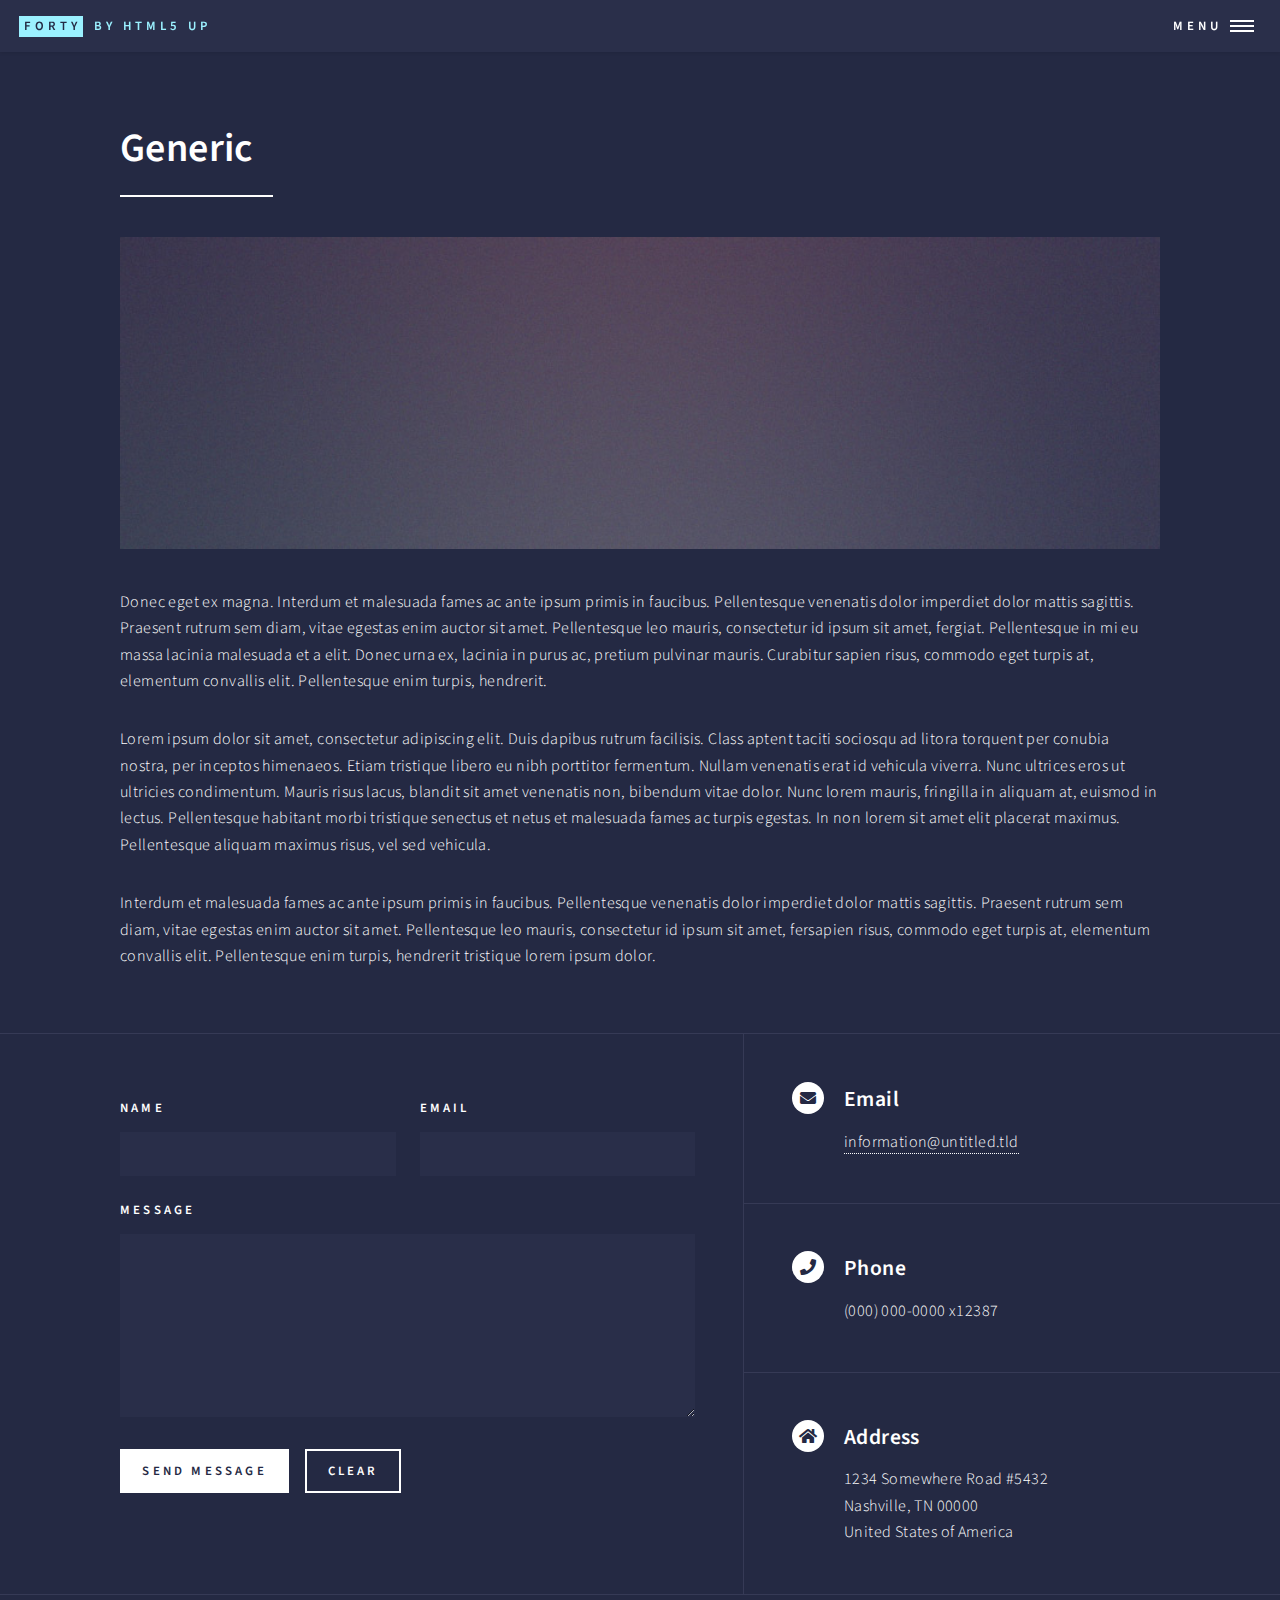
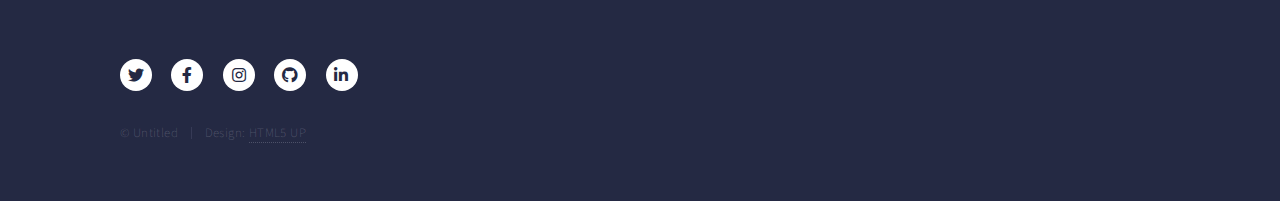
<file: generic.html>
<!DOCTYPE HTML>
<!--
	Forty by HTML5 UP
	html5up.net | @ajlkn
	Free for personal and commercial use under the CCA 3.0 license (html5up.net/license)
-->
<html>
	<head>
		<title>Generic - Forty by HTML5 UP</title>
		<meta charset="utf-8" />
		<meta name="viewport" content="width=device-width, initial-scale=1, user-scalable=no" />
		<link rel="stylesheet" href="assets/css/main.css" />
		<noscript><link rel="stylesheet" href="assets/css/noscript.css" /></noscript>
	</head>
	<body class="is-preload">

		<!-- Wrapper -->
			<div id="wrapper">

				<!-- Header -->
					<header id="header">
						<a href="index.html" class="logo"><strong>Forty</strong> <span>by HTML5 UP</span></a>
						<nav>
							<a href="#menu">Menu</a>
						</nav>
					</header>

				<!-- Menu -->
					<nav id="menu">
						<ul class="links">
							<li><a href="index.html">Home</a></li>
							<li><a href="landing.html">Landing</a></li>
							<li><a href="generic.html">Generic</a></li>
							<li><a href="elements.html">Elements</a></li>
						</ul>
						<ul class="actions stacked">
							<li><a href="#" class="button primary fit">Get Started</a></li>
							<li><a href="#" class="button fit">Log In</a></li>
						</ul>
					</nav>

				<!-- Main -->
					<div id="main" class="alt">

						<!-- One -->
							<section id="one">
								<div class="inner">
									<header class="major">
										<h1>Generic</h1>
									</header>
									<span class="image main"><img src="images/pic11.jpg" alt="" /></span>
									<p>Donec eget ex magna. Interdum et malesuada fames ac ante ipsum primis in faucibus. Pellentesque venenatis dolor imperdiet dolor mattis sagittis. Praesent rutrum sem diam, vitae egestas enim auctor sit amet. Pellentesque leo mauris, consectetur id ipsum sit amet, fergiat. Pellentesque in mi eu massa lacinia malesuada et a elit. Donec urna ex, lacinia in purus ac, pretium pulvinar mauris. Curabitur sapien risus, commodo eget turpis at, elementum convallis elit. Pellentesque enim turpis, hendrerit.</p>
									<p>Lorem ipsum dolor sit amet, consectetur adipiscing elit. Duis dapibus rutrum facilisis. Class aptent taciti sociosqu ad litora torquent per conubia nostra, per inceptos himenaeos. Etiam tristique libero eu nibh porttitor fermentum. Nullam venenatis erat id vehicula viverra. Nunc ultrices eros ut ultricies condimentum. Mauris risus lacus, blandit sit amet venenatis non, bibendum vitae dolor. Nunc lorem mauris, fringilla in aliquam at, euismod in lectus. Pellentesque habitant morbi tristique senectus et netus et malesuada fames ac turpis egestas. In non lorem sit amet elit placerat maximus. Pellentesque aliquam maximus risus, vel sed vehicula.</p>
									<p>Interdum et malesuada fames ac ante ipsum primis in faucibus. Pellentesque venenatis dolor imperdiet dolor mattis sagittis. Praesent rutrum sem diam, vitae egestas enim auctor sit amet. Pellentesque leo mauris, consectetur id ipsum sit amet, fersapien risus, commodo eget turpis at, elementum convallis elit. Pellentesque enim turpis, hendrerit tristique lorem ipsum dolor.</p>
								</div>
							</section>

					</div>

				<!-- Contact -->
					<section id="contact">
						<div class="inner">
							<section>
								<form method="post" action="#">
									<div class="fields">
										<div class="field half">
											<label for="name">Name</label>
											<input type="text" name="name" id="name" />
										</div>
										<div class="field half">
											<label for="email">Email</label>
											<input type="text" name="email" id="email" />
										</div>
										<div class="field">
											<label for="message">Message</label>
											<textarea name="message" id="message" rows="6"></textarea>
										</div>
									</div>
									<ul class="actions">
										<li><input type="submit" value="Send Message" class="primary" /></li>
										<li><input type="reset" value="Clear" /></li>
									</ul>
								</form>
							</section>
							<section class="split">
								<section>
									<div class="contact-method">
										<span class="icon solid alt fa-envelope"></span>
										<h3>Email</h3>
										<a href="#">information@untitled.tld</a>
									</div>
								</section>
								<section>
									<div class="contact-method">
										<span class="icon solid alt fa-phone"></span>
										<h3>Phone</h3>
										<span>(000) 000-0000 x12387</span>
									</div>
								</section>
								<section>
									<div class="contact-method">
										<span class="icon solid alt fa-home"></span>
										<h3>Address</h3>
										<span>1234 Somewhere Road #5432<br />
										Nashville, TN 00000<br />
										United States of America</span>
									</div>
								</section>
							</section>
						</div>
					</section>

				<!-- Footer -->
					<footer id="footer">
						<div class="inner">
							<ul class="icons">
								<li><a href="#" class="icon brands alt fa-twitter"><span class="label">Twitter</span></a></li>
								<li><a href="#" class="icon brands alt fa-facebook-f"><span class="label">Facebook</span></a></li>
								<li><a href="#" class="icon brands alt fa-instagram"><span class="label">Instagram</span></a></li>
								<li><a href="#" class="icon brands alt fa-github"><span class="label">GitHub</span></a></li>
								<li><a href="#" class="icon brands alt fa-linkedin-in"><span class="label">LinkedIn</span></a></li>
							</ul>
							<ul class="copyright">
								<li>&copy; Untitled</li><li>Design: <a href="https://html5up.net">HTML5 UP</a></li>
							</ul>
						</div>
					</footer>

			</div>

		<!-- Scripts -->
			<script src="assets/js/jquery.min.js"></script>
			<script src="assets/js/jquery.scrolly.min.js"></script>
			<script src="assets/js/jquery.scrollex.min.js"></script>
			<script src="assets/js/browser.min.js"></script>
			<script src="assets/js/breakpoints.min.js"></script>
			<script src="assets/js/util.js"></script>
			<script src="assets/js/main.js"></script>

	</body>
</html>
</file>
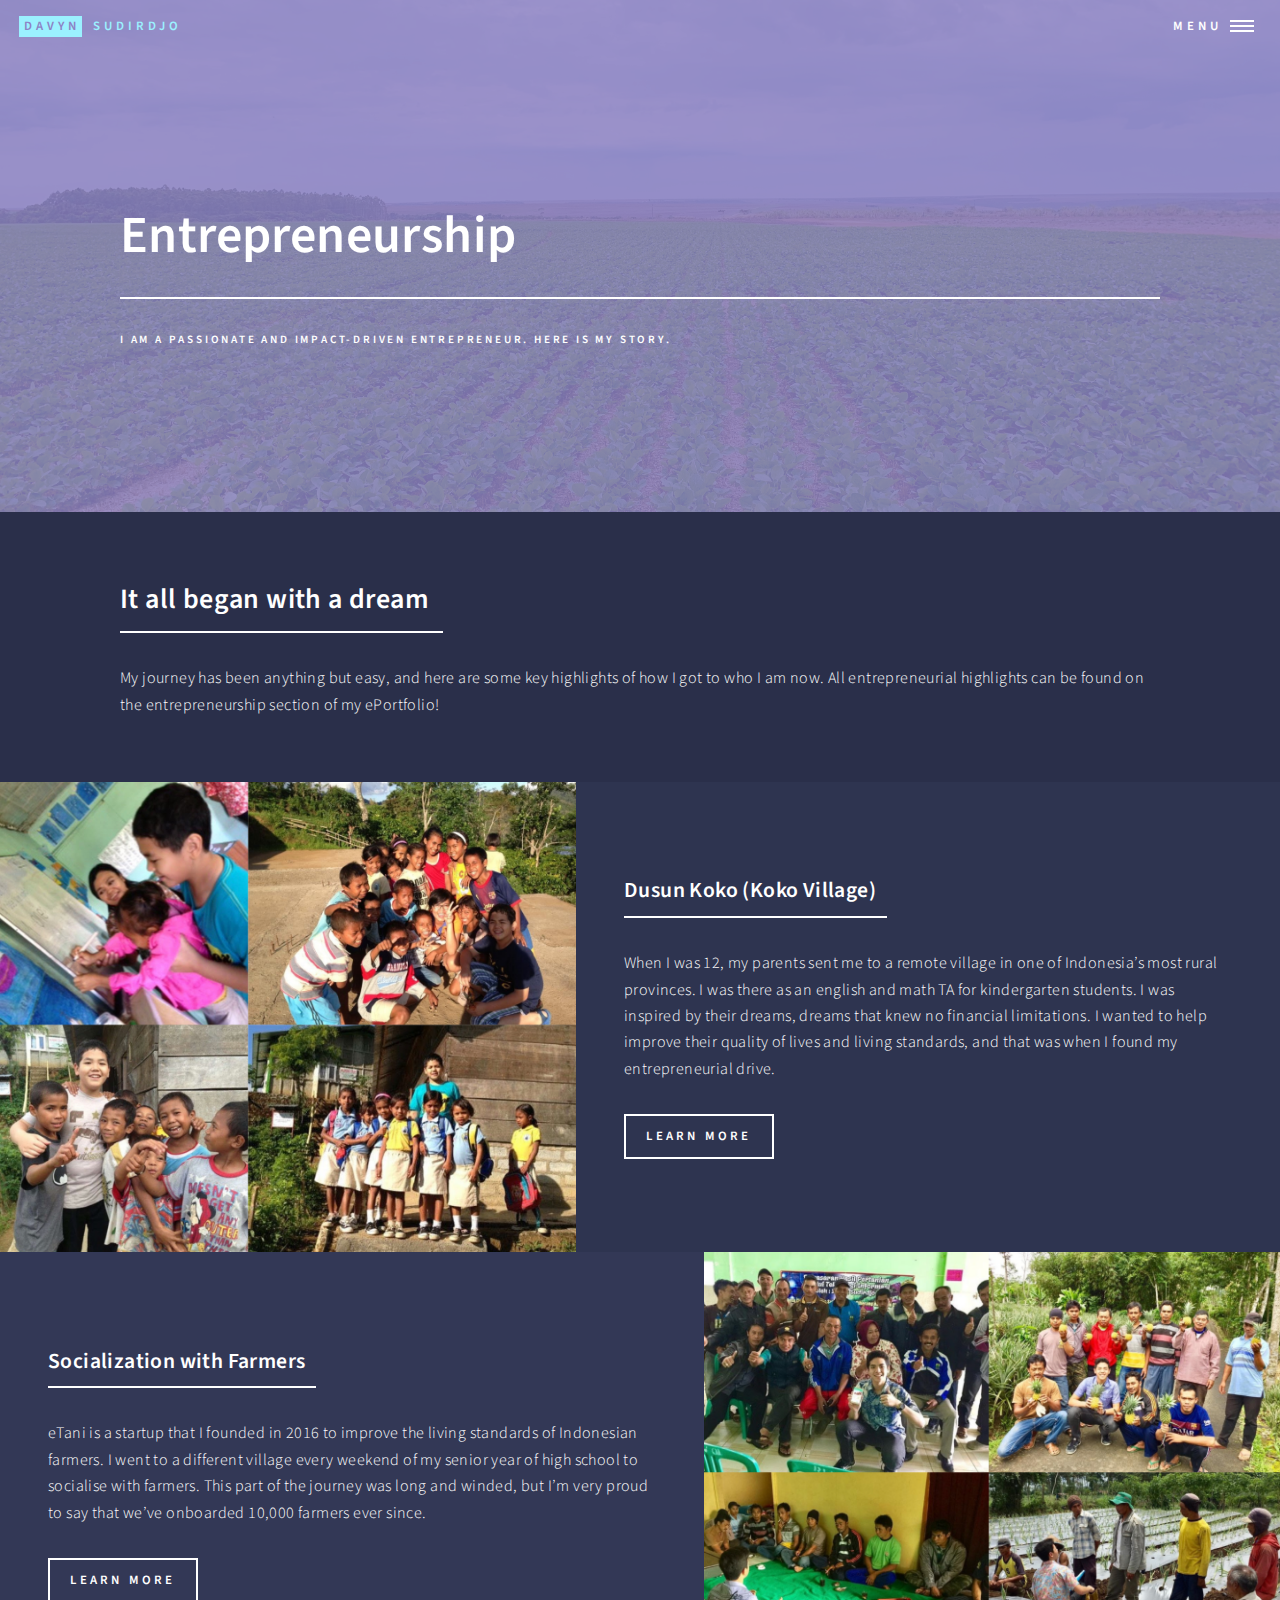
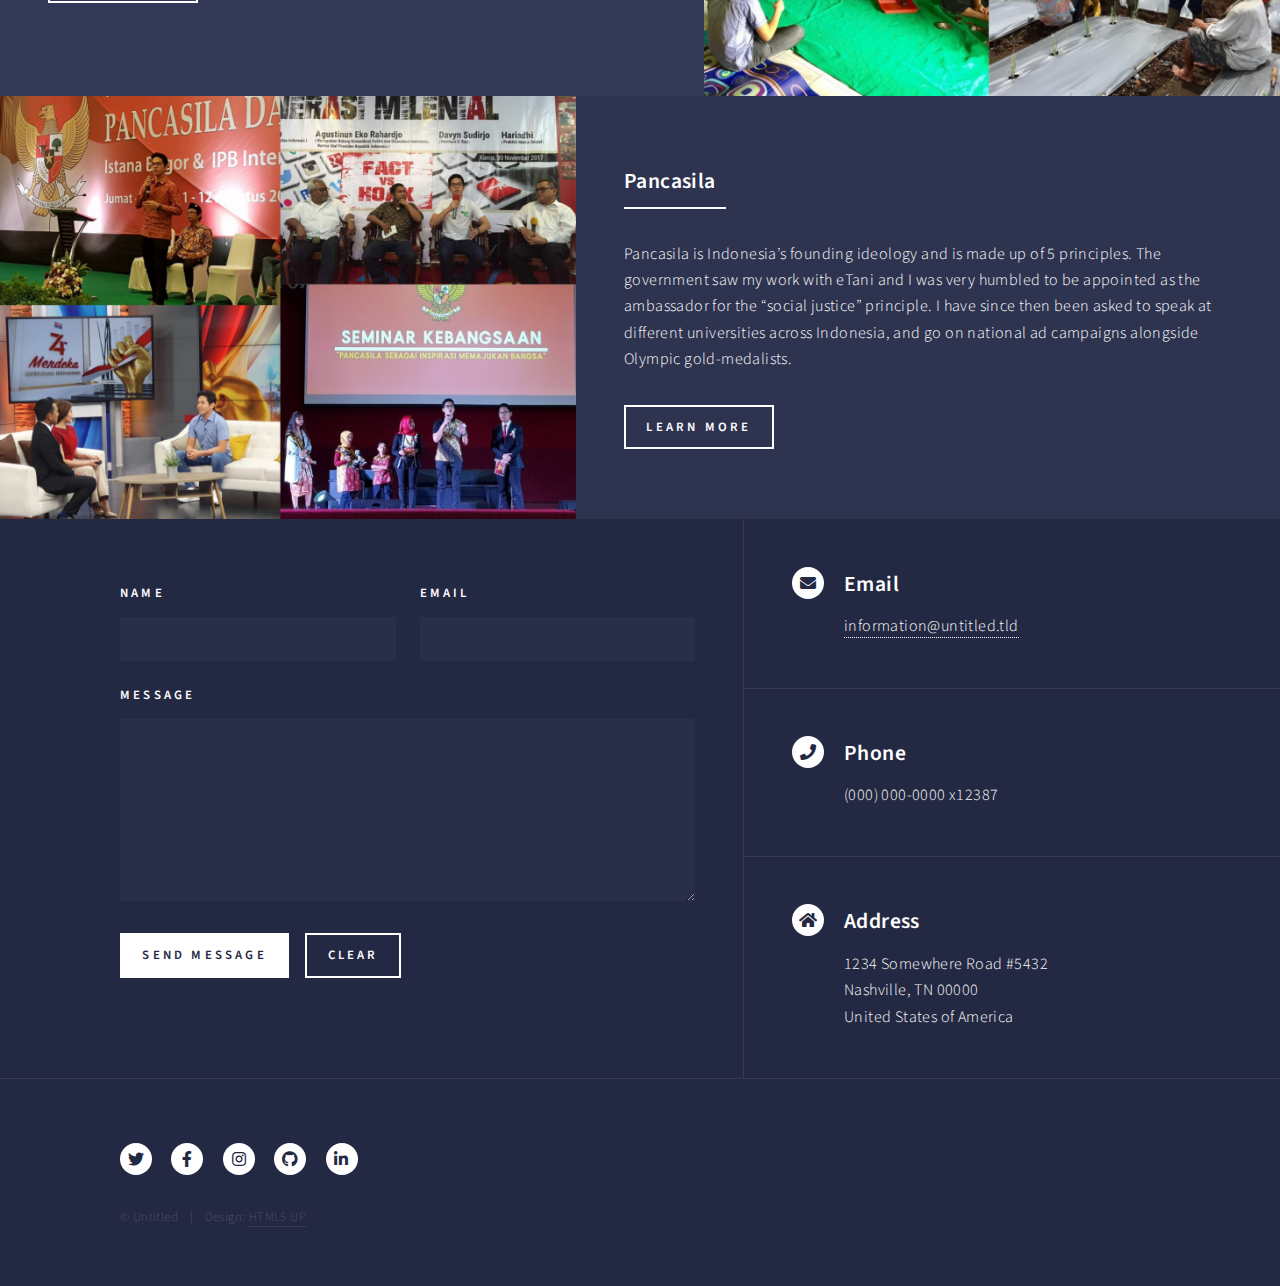
<file: landing.html>
<!DOCTYPE HTML>
<!--
	Forty by HTML5 UP
	html5up.net | @ajlkn
	Free for personal and commercial use under the CCA 3.0 license (html5up.net/license)
-->
<html>
	<head>
		<title>Davyn Sudirdjo - Entrepreneurship</title>
		<meta charset="utf-8" />
		<meta name="viewport" content="width=device-width, initial-scale=1, user-scalable=no" />
		<link rel="stylesheet" href="assets/css/main.css" />
		<noscript><link rel="stylesheet" href="assets/css/noscript.css" /></noscript>
	</head>
	<body class="is-preload">

		<!-- Wrapper -->
			<div id="wrapper">

				<!-- Header -->
				<!-- Note: The "styleN" class below should match that of the banner element. -->
					<header id="header" class="alt style2">
						<a href="index.html" class="logo"><strong>Davyn</strong> <span>Sudirdjo</span></a>
						<nav>
							<a href="#menu">Menu</a>
						</nav>
					</header>

				<!-- Menu -->
					<nav id="menu">
						<ul class="links">
							<li><a href="index.html">Home</a></li>
							<li><a href="landing.html">Landing</a></li>
							<li><a href="generic.html">Generic</a></li>
							<li><a href="elements.html">Elements</a></li>
						</ul>
						<ul class="actions stacked">
							<li><a href="#" class="button primary fit">Get Started</a></li>
							<li><a href="#" class="button fit">Log In</a></li>
						</ul>
					</nav>

				<!-- Banner -->
				<!-- Note: The "styleN" class below should match that of the header element. -->
					<section id="banner" class="style2">
						<div class="inner">
							<span class="image">
								<img src="images/EntrepreneurshipBanner.jpg" alt="" />
							</span>
							<header class="major">
								<h1>Entrepreneurship</h1>
							</header>
							<div class="content">
								<p>I am a passionate and impact-driven entrepreneur. Here is my story.</p>
							</div>
						</div>
					</section>

				<!-- Main -->
					<div id="main">

						<!-- One -->
							<section id="one">
								<div class="inner">
									<header class="major">
										<h2>It all began with a dream</h2>
									</header>
									<p>My journey has been anything but easy, and here are some key highlights of how I got to who I am now. All entrepreneurial highlights can be found on the entrepreneurship section of my ePortfolio!</p>
								</div>
							</section>

						<!-- Two -->
							<section id="two" class="spotlights">
								<section>
									<a href="generic.html" class="image">
										<img src="images/Journey1.png" alt="" data-position="center center" />
									</a>
									<div class="content">
										<div class="inner">
											<header class="major">
												<h3>Dusun Koko (Koko Village)</h3>
											</header>
											<p>When I was 12, my parents sent me to a remote village in one of Indonesia’s most rural provinces. I was there as an english and math TA for kindergarten students. I was inspired by their dreams, dreams that knew no financial limitations. I wanted to help improve their quality of lives and living standards, and that was when I found my entrepreneurial drive.</p>
											<ul class="actions">
												<li><a href="generic.html" class="button">Learn more</a></li>
											</ul>
										</div>
									</div>
								</section>
								<section>
									<a href="generic.html" class="image">
										<img src="images/Journey2.png" alt="" data-position="top center" />
									</a>
									<div class="content">
										<div class="inner">
											<header class="major">
												<h3>Socialization with Farmers</h3>
											</header>
											<p>eTani is a startup that I founded in 2016 to improve the living standards of Indonesian farmers. I went to a different village every weekend of my senior year of high school to socialise with farmers. This part of the journey was long and winded, but I’m very proud to say that we’ve onboarded 10,000 farmers ever since.</p>
											<ul class="actions">
												<li><a href="generic.html" class="button">Learn more</a></li>
											</ul>
										</div>
									</div>
								</section>
								<section>
									<a href="generic.html" class="image">
										<img src="images/Journey3.png" alt="" data-position="25% 25%" />
									</a>
									<div class="content">
										<div class="inner">
											<header class="major">
												<h3>Pancasila</h3>
											</header>
											<p>Pancasila is Indonesia’s founding ideology and is made up of 5 principles. The government saw my work with eTani and I was very humbled to be appointed as the ambassador for the “social justice” principle. I have since then been asked to speak at different universities across Indonesia, and go on national ad campaigns alongside Olympic gold-medalists.</p>
											<ul class="actions">
												<li><a href="generic.html" class="button">Learn more</a></li>
											</ul>
										</div>
									</div>
								</section>
							</section>

						<!-- Three -->
						<!--
							<section id="three">
								<div class="inner">
									<header class="major">
										<h2>Massa libero</h2>
									</header>
									<p>Nullam et orci eu lorem consequat tincidunt vivamus et sagittis libero. Mauris aliquet magna magna sed nunc rhoncus pharetra. Pellentesque condimentum sem. In efficitur ligula tate urna. Maecenas laoreet massa vel lacinia pellentesque lorem ipsum dolor. Nullam et orci eu lorem consequat tincidunt. Vivamus et sagittis libero. Mauris aliquet magna magna sed nunc rhoncus amet pharetra et feugiat tempus.</p>
									<ul class="actions">
										<li><a href="generic.html" class="button next">Get Started</a></li>
									</ul>
								</div>
							</section>
						-->
					</div>

				<!-- Contact -->
					<section id="contact">
						<div class="inner">
							<section>
								<form method="post" action="#">
									<div class="fields">
										<div class="field half">
											<label for="name">Name</label>
											<input type="text" name="name" id="name" />
										</div>
										<div class="field half">
											<label for="email">Email</label>
											<input type="text" name="email" id="email" />
										</div>
										<div class="field">
											<label for="message">Message</label>
											<textarea name="message" id="message" rows="6"></textarea>
										</div>
									</div>
									<ul class="actions">
										<li><input type="submit" value="Send Message" class="primary" /></li>
										<li><input type="reset" value="Clear" /></li>
									</ul>
								</form>
							</section>
							<section class="split">
								<section>
									<div class="contact-method">
										<span class="icon solid alt fa-envelope"></span>
										<h3>Email</h3>
										<a href="#">information@untitled.tld</a>
									</div>
								</section>
								<section>
									<div class="contact-method">
										<span class="icon solid alt fa-phone"></span>
										<h3>Phone</h3>
										<span>(000) 000-0000 x12387</span>
									</div>
								</section>
								<section>
									<div class="contact-method">
										<span class="icon solid alt fa-home"></span>
										<h3>Address</h3>
										<span>1234 Somewhere Road #5432<br />
										Nashville, TN 00000<br />
										United States of America</span>
									</div>
								</section>
							</section>
						</div>
					</section>

				<!-- Footer -->
					<footer id="footer">
						<div class="inner">
							<ul class="icons">
								<li><a href="#" class="icon brands alt fa-twitter"><span class="label">Twitter</span></a></li>
								<li><a href="#" class="icon brands alt fa-facebook-f"><span class="label">Facebook</span></a></li>
								<li><a href="#" class="icon brands alt fa-instagram"><span class="label">Instagram</span></a></li>
								<li><a href="#" class="icon brands alt fa-github"><span class="label">GitHub</span></a></li>
								<li><a href="#" class="icon brands alt fa-linkedin-in"><span class="label">LinkedIn</span></a></li>
							</ul>
							<ul class="copyright">
								<li>&copy; Untitled</li><li>Design: <a href="https://html5up.net">HTML5 UP</a></li>
							</ul>
						</div>
					</footer>

			</div>

		<!-- Scripts -->
			<script src="assets/js/jquery.min.js"></script>
			<script src="assets/js/jquery.scrolly.min.js"></script>
			<script src="assets/js/jquery.scrollex.min.js"></script>
			<script src="assets/js/browser.min.js"></script>
			<script src="assets/js/breakpoints.min.js"></script>
			<script src="assets/js/util.js"></script>
			<script src="assets/js/main.js"></script>

	</body>
</html>
</file>
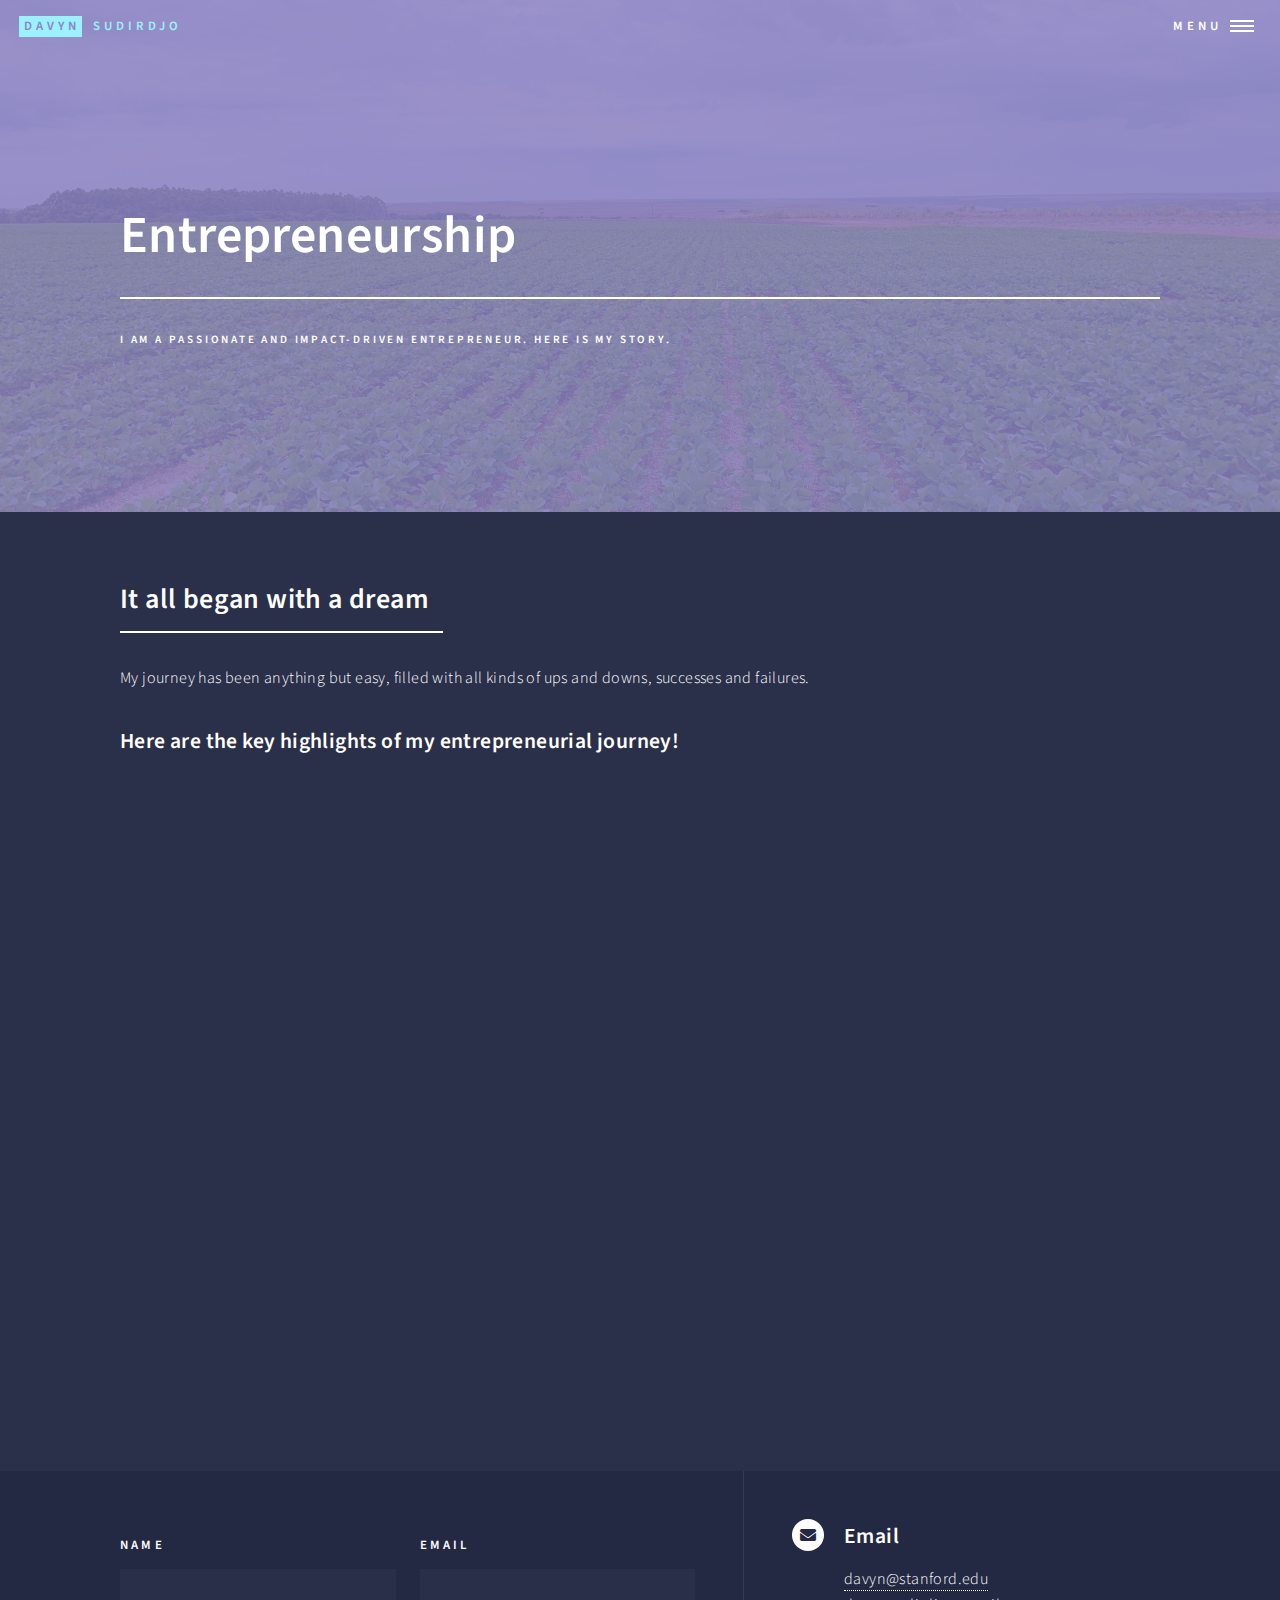
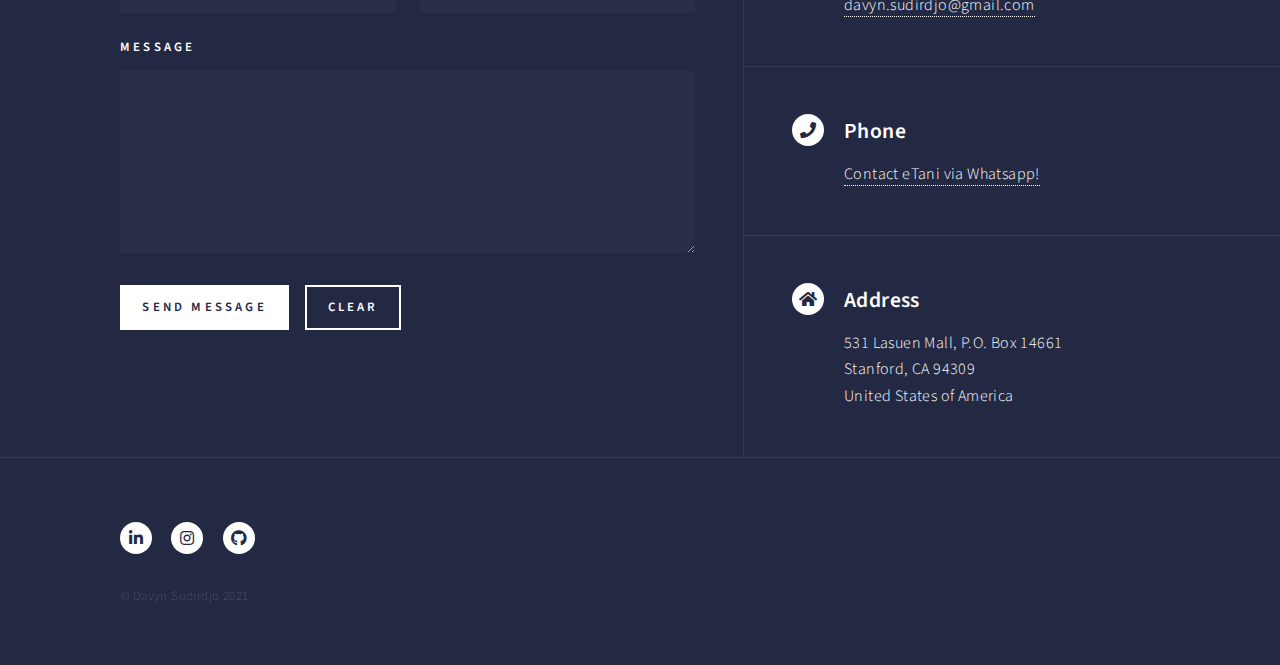
<file: mma.html>
<!DOCTYPE HTML>
<!--
	Forty by HTML5 UP
	html5up.net | @ajlkn
	Free for personal and commercial use under the CCA 3.0 license (html5up.net/license)
-->
<html>
	<head>
		<title>Davyn Sudirdjo - Entrepreneurship</title>
		<meta charset="utf-8" />
		<meta name="viewport" content="width=device-width, initial-scale=1, user-scalable=no" />
		<link rel="stylesheet" href="assets/css/main.css" />
		<noscript><link rel="stylesheet" href="assets/css/noscript.css" /></noscript>
	</head>
	<body class="is-preload">

		<!-- Wrapper -->
			<div id="wrapper">

				<!-- Header -->
				<!-- Note: The "styleN" class below should match that of the banner element. -->
					<header id="header" class="alt style2">
						<a href="index.html" class="logo"><strong>Davyn</strong> <span>Sudirdjo</span></a>
						<nav>
							<a href="#menu">Menu</a>
						</nav>
					</header>

				<!-- Menu -->
					<nav id="menu">
						<ul class="links">
							<li><a href="index.html">Home</a></li>
							<li><a href="about.html">About Me</a></li>
							<li><a href="mma.html">Entrepreneurship</a></li>
							<li><a href="experiences.html">Experiences</a></li>
						</ul>
						<!--
						<ul class="actions stacked">
							<li><a href="#" class="button primary fit">Get Started</a></li>
							<li><a href="#" class="button fit">Log In</a></li>
						</ul>
					-->
					</nav>

				<!-- Banner -->
				<!-- Note: The "styleN" class below should match that of the header element. -->
					<section id="banner" class="style2">
						<div class="inner">
							<span class="image">
								<img src="images/EntrepreneurshipBanner.jpg" alt="" />
							</span>
							<header class="major">
								<h1>Entrepreneurship</h1>
							</header>
							<div class="content">
								<p>I am a passionate and impact-driven entrepreneur. Here is my story.</p>
							</div>
						</div>
					</section>

				<!-- Main -->
					<div id="main">

						<!-- One -->
							<section id="one">
								<div class="inner">
									<header class="major">
										<h2>It all began with a dream</h2>
									</header>
									<p>My journey has been anything but easy, filled with all kinds of ups and downs, successes and failures.</p>
									<h3>Here are the key highlights of my entrepreneurial journey!</h3>
									<iframe src='https://cdn.knightlab.com/libs/timeline3/latest/embed/index.html?source=1q422eb8OgpiMG60V5IhG9CsyOI2Y1iYQ_kJgQwfyO0k&font=Bitter-Raleway&lang=en&initial_zoom=2&height=650' width='100%' height='650' webkitallowfullscreen mozallowfullscreen allowfullscreen frameborder='0'></iframe>
								</div>
							</section>

					</div>

					<!-- Contact -->
									<section id="contact">
										<div class="inner">
											<section>
												<form method="post" action="#">
													<div class="fields">
														<div class="field half">
															<label for="name">Name</label>
															<input type="text" name="name" id="name" />
														</div>
														<div class="field half">
															<label for="email">Email</label>
															<input type="text" name="email" id="email" />
														</div>
														<div class="field">
															<label for="message">Message</label>
															<textarea name="message" id="message" rows="6"></textarea>
														</div>
													</div>
													<ul class="actions">
														<li><input type="submit" value="Send Message" class="primary" /></li>
														<li><input type="reset" value="Clear" /></li>
													</ul>
												</form>
											</section>
											<section class="split">
												<section>
													<div class="contact-method">
														<span class="icon solid alt fa-envelope"></span>
														<h3>Email</h3>
														<a href="mailto:davyn@stanford.edu">davyn@stanford.edu</a>
														<a href="mailto:davyn.sudirdjo@gmail.com">davyn.sudirdjo@gmail.com</a>
													</div>
												</section>
												<section>
													<div class="contact-method">
														<span class="icon solid alt fa-phone"></span>
														<h3>Phone</h3>
														<a href="https://wa.me/6285921212953">Contact eTani via Whatsapp!</a>
													</div>
												</section>
												<section>
													<div class="contact-method">
														<span class="icon solid alt fa-home"></span>
														<h3>Address</h3>
														<span>531 Lasuen Mall, P.O. Box 14661<br />
														Stanford, CA 94309<br />
														United States of America</span>
													</div>
												</section>
											</section>
										</div>
									</section>

					<!-- Footer -->
						<footer id="footer">
							<div class="inner">
								<ul class="icons">
									<li><a href="https://www.linkedin.com/in/davynsudirdjo/" class="icon brands alt fa-linkedin-in"><span class="label">LinkedIn</span></a></li>
									<li><a href="https://www.instagram.com/davynsudirdjo/" class="icon brands alt fa-instagram"><span class="label">Instagram</span></a></li>
									<li><a href="https://github.com/davyn7" class="icon brands alt fa-github"><span class="label">GitHub</span></a></li>
								</ul>
								<ul class="copyright">
									<li>&copy; Davyn Sudirdjo 2021</li><!--<li>Design: <a href="https://html5up.net">HTML5 UP</a></li>-->
								</ul>
							</div>
						</footer>

			</div>

		<!-- Scripts -->
			<script src="assets/js/jquery.min.js"></script>
			<script src="assets/js/jquery.scrolly.min.js"></script>
			<script src="assets/js/jquery.scrollex.min.js"></script>
			<script src="assets/js/browser.min.js"></script>
			<script src="assets/js/breakpoints.min.js"></script>
			<script src="assets/js/util.js"></script>
			<script src="assets/js/main.js"></script>

	</body>
</html>
</file>
<file: assets/css/noscript.css>
/*
	Forty by HTML5 UP
	html5up.net | @ajlkn
	Free for personal and commercial use under the CCA 3.0 license (html5up.net/license)
*/

/* Banner */

	body.is-preload #banner:after {
		opacity: 0.85;
	}

	body.is-preload #banner > .inner {
		-moz-filter: none;
		-webkit-filter: none;
		-ms-filter: none;
		filter: none;
		-moz-transform: none;
		-webkit-transform: none;
		-ms-transform: none;
		transform: none;
		opacity: 1;
	}
</file>
<file: assets/css/main.css>
@import url(fontawesome-all.min.css);
@import url("https://fonts.googleapis.com/css?family=Source+Sans+Pro:300,300italic,600,600italic");

/*
	Forty by HTML5 UP
	html5up.net | @ajlkn
	Free for personal and commercial use under the CCA 3.0 license (html5up.net/license)
*/

html, body, div, span, applet, object,
iframe, h1, h2, h3, h4, h5, h6, p, blockquote,
pre, a, abbr, acronym, address, big, cite,
code, del, dfn, em, img, ins, kbd, q, s, samp,
small, strike, strong, sub, sup, tt, var, b,
u, i, center, dl, dt, dd, ol, ul, li, fieldset,
form, label, legend, table, caption, tbody,
tfoot, thead, tr, th, td, article, aside,
canvas, details, embed, figure, figcaption,
footer, header, hgroup, menu, nav, output, ruby,
section, summary, time, mark, audio, video {
	margin: 0;
	padding: 0;
	border: 0;
	font-size: 100%;
	font: inherit;
	vertical-align: baseline;}

article, aside, details, figcaption, figure,
footer, header, hgroup, menu, nav, section {
	display: block;}

body {
	line-height: 1;
}

ol, ul {
	list-style: none;
}

blockquote, q {
	quotes: none;
}

	blockquote:before, blockquote:after, q:before, q:after {
		content: '';
		content: none;
	}

table {
	border-collapse: collapse;
	border-spacing: 0;
}

body {
	-webkit-text-size-adjust: none;
}

mark {
	background-color: transparent;
	color: inherit;
}

input::-moz-focus-inner {
	border: 0;
	padding: 0;
}

input, select, textarea {
	-moz-appearance: none;
	-webkit-appearance: none;
	-ms-appearance: none;
	appearance: none;
}

/* Basic */

	@-ms-viewport {
		width: device-width;
	}

	body {
		-ms-overflow-style: scrollbar;
	}

	@media screen and (max-width: 480px) {

		html, body {
			min-width: 320px;
		}

	}

	html {
		box-sizing: border-box;
	}

	*, *:before, *:after {
		box-sizing: inherit;
	}

	body {
		background: #242943;
	}

		body.is-preload *, body.is-preload *:before, body.is-preload *:after {
			-moz-animation: none !important;
			-webkit-animation: none !important;
			-ms-animation: none !important;
			animation: none !important;
			-moz-transition: none !important;
			-webkit-transition: none !important;
			-ms-transition: none !important;
			transition: none !important;
		}

/* Type */

	body, input, select, textarea {
		color: #ffffff;
		font-family: "Source Sans Pro", Helvetica, sans-serif;
		font-size: 17pt;
		font-weight: 300;
		letter-spacing: 0.025em;
		line-height: 1.65;
	}

		@media screen and (max-width: 1680px) {

			body, input, select, textarea {
				font-size: 14pt;
			}

		}

		@media screen and (max-width: 1280px) {

			body, input, select, textarea {
				font-size: 12pt;
			}

		}

		@media screen and (max-width: 360px) {

			body, input, select, textarea {
				font-size: 11pt;
			}

		}

	a {
		-moz-transition: color 0.2s ease-in-out, border-bottom-color 0.2s ease-in-out;
		-webkit-transition: color 0.2s ease-in-out, border-bottom-color 0.2s ease-in-out;
		-ms-transition: color 0.2s ease-in-out, border-bottom-color 0.2s ease-in-out;
		transition: color 0.2s ease-in-out, border-bottom-color 0.2s ease-in-out;
		border-bottom: dotted 1px;
		color: inherit;
		text-decoration: none;
	}

		a:hover {
			border-bottom-color: transparent;
			color: #9bf1ff !important;
		}

		a:active {
			color: #53e3fb !important;
		}

	strong, b {
		color: #ffffff;
		font-weight: 600;
	}

	em, i {
		font-style: italic;
	}

	p {
		margin: 0 0 2em 0;
	}

	h1, h2, h3, h4, h5, h6 {
		color: #ffffff;
		font-weight: 600;
		line-height: 1.65;
		margin: 0 0 1em 0;
	}

		h1 a, h2 a, h3 a, h4 a, h5 a, h6 a {
			color: inherit;
			border-bottom: 0;
		}

	h1 {
		font-size: 2.5em;
	}

	h2 {
		font-size: 1.75em;
	}

	h3 {
		font-size: 1.35em;
	}

	h4 {
		font-size: 1.1em;
	}

	h5 {
		font-size: 0.9em;
	}

	h6 {
		font-size: 0.7em;
	}

	@media screen and (max-width: 736px) {

		h1 {
			font-size: 2em;
		}

		h2 {
			font-size: 1.5em;
		}

		h3 {
			font-size: 1.25em;
		}

	}

	sub {
		font-size: 0.8em;
		position: relative;
		top: 0.5em;
	}

	sup {
		font-size: 0.8em;
		position: relative;
		top: -0.5em;
	}

	blockquote {
		border-left: solid 4px rgba(212, 212, 255, 0.1);
		font-style: italic;
		margin: 0 0 2em 0;
		padding: 0.5em 0 0.5em 2em;
	}

	code {
		background: rgba(212, 212, 255, 0.035);
		font-family: "Courier New", monospace;
		font-size: 0.9em;
		margin: 0 0.25em;
		padding: 0.25em 0.65em;
	}

	pre {
		-webkit-overflow-scrolling: touch;
		font-family: "Courier New", monospace;
		font-size: 0.9em;
		margin: 0 0 2em 0;
	}

		pre code {
			display: block;
			line-height: 1.75;
			padding: 1em 1.5em;
			overflow-x: auto;
		}

	hr {
		border: 0;
		border-bottom: solid 1px rgba(212, 212, 255, 0.1);
		margin: 2em 0;
	}

		hr.major {
			margin: 3em 0;
		}

	.align-left {
		text-align: left;
	}

	.align-center {
		text-align: center;
	}

	.align-right {
		text-align: right;
	}

/* Row */

	.row {
		display: flex;
		flex-wrap: wrap;
		box-sizing: border-box;
		align-items: stretch;
	}

		.row > * {
			box-sizing: border-box;
		}

		.row.gtr-uniform > * > :last-child {
			margin-bottom: 0;
		}

		.row.aln-left {
			justify-content: flex-start;
		}

		.row.aln-center {
			justify-content: center;
		}

		.row.aln-right {
			justify-content: flex-end;
		}

		.row.aln-top {
			align-items: flex-start;
		}

		.row.aln-middle {
			align-items: center;
		}

		.row.aln-bottom {
			align-items: flex-end;
		}

		.row > .imp {
			order: -1;
		}

		.row > .col-1 {
			width: 8.33333%;
		}

		.row > .off-1 {
			margin-left: 8.33333%;
		}

		.row > .col-2 {
			width: 16.66667%;
		}

		.row > .off-2 {
			margin-left: 16.66667%;
		}

		.row > .col-3 {
			width: 25%;
		}

		.row > .off-3 {
			margin-left: 25%;
		}

		.row > .col-4 {
			width: 33.33333%;
		}

		.row > .off-4 {
			margin-left: 33.33333%;
		}

		.row > .col-5 {
			width: 41.66667%;
		}

		.row > .off-5 {
			margin-left: 41.66667%;
		}

		.row > .col-6 {
			width: 50%;
		}

		.row > .off-6 {
			margin-left: 50%;
		}

		.row > .col-7 {
			width: 58.33333%;
		}

		.row > .off-7 {
			margin-left: 58.33333%;
		}

		.row > .col-8 {
			width: 66.66667%;
		}

		.row > .off-8 {
			margin-left: 66.66667%;
		}

		.row > .col-9 {
			width: 75%;
		}

		.row > .off-9 {
			margin-left: 75%;
		}

		.row > .col-10 {
			width: 83.33333%;
		}

		.row > .off-10 {
			margin-left: 83.33333%;
		}

		.row > .col-11 {
			width: 91.66667%;
		}

		.row > .off-11 {
			margin-left: 91.66667%;
		}

		.row > .col-12 {
			width: 100%;
		}

		.row > .off-12 {
			margin-left: 100%;
		}

		.row.gtr-0 {
			margin-top: 0;
			margin-left: 0em;
		}

			.row.gtr-0 > * {
				padding: 0 0 0 0em;
			}

			.row.gtr-0.gtr-uniform {
				margin-top: 0em;
			}

				.row.gtr-0.gtr-uniform > * {
					padding-top: 0em;
				}

		.row.gtr-25 {
			margin-top: 0;
			margin-left: -0.5em;
		}

			.row.gtr-25 > * {
				padding: 0 0 0 0.5em;
			}

			.row.gtr-25.gtr-uniform {
				margin-top: -0.5em;
			}

				.row.gtr-25.gtr-uniform > * {
					padding-top: 0.5em;
				}

		.row.gtr-50 {
			margin-top: 0;
			margin-left: -1em;
		}

			.row.gtr-50 > * {
				padding: 0 0 0 1em;
			}

			.row.gtr-50.gtr-uniform {
				margin-top: -1em;
			}

				.row.gtr-50.gtr-uniform > * {
					padding-top: 1em;
				}

		.row {
			margin-top: 0;
			margin-left: -2em;
		}

			.row > * {
				padding: 0 0 0 2em;
			}

			.row.gtr-uniform {
				margin-top: -2em;
			}

				.row.gtr-uniform > * {
					padding-top: 2em;
				}

		.row.gtr-150 {
			margin-top: 0;
			margin-left: -3em;
		}

			.row.gtr-150 > * {
				padding: 0 0 0 3em;
			}

			.row.gtr-150.gtr-uniform {
				margin-top: -3em;
			}

				.row.gtr-150.gtr-uniform > * {
					padding-top: 3em;
				}

		.row.gtr-200 {
			margin-top: 0;
			margin-left: -4em;
		}

			.row.gtr-200 > * {
				padding: 0 0 0 4em;
			}

			.row.gtr-200.gtr-uniform {
				margin-top: -4em;
			}

				.row.gtr-200.gtr-uniform > * {
					padding-top: 4em;
				}

		@media screen and (max-width: 1680px) {

			.row {
				display: flex;
				flex-wrap: wrap;
				box-sizing: border-box;
				align-items: stretch;
			}

				.row > * {
					box-sizing: border-box;
				}

				.row.gtr-uniform > * > :last-child {
					margin-bottom: 0;
				}

				.row.aln-left {
					justify-content: flex-start;
				}

				.row.aln-center {
					justify-content: center;
				}

				.row.aln-right {
					justify-content: flex-end;
				}

				.row.aln-top {
					align-items: flex-start;
				}

				.row.aln-middle {
					align-items: center;
				}

				.row.aln-bottom {
					align-items: flex-end;
				}

				.row > .imp-xlarge {
					order: -1;
				}

				.row > .col-1-xlarge {
					width: 8.33333%;
				}

				.row > .off-1-xlarge {
					margin-left: 8.33333%;
				}

				.row > .col-2-xlarge {
					width: 16.66667%;
				}

				.row > .off-2-xlarge {
					margin-left: 16.66667%;
				}

				.row > .col-3-xlarge {
					width: 25%;
				}

				.row > .off-3-xlarge {
					margin-left: 25%;
				}

				.row > .col-4-xlarge {
					width: 33.33333%;
				}

				.row > .off-4-xlarge {
					margin-left: 33.33333%;
				}

				.row > .col-5-xlarge {
					width: 41.66667%;
				}

				.row > .off-5-xlarge {
					margin-left: 41.66667%;
				}

				.row > .col-6-xlarge {
					width: 50%;
				}

				.row > .off-6-xlarge {
					margin-left: 50%;
				}

				.row > .col-7-xlarge {
					width: 58.33333%;
				}

				.row > .off-7-xlarge {
					margin-left: 58.33333%;
				}

				.row > .col-8-xlarge {
					width: 66.66667%;
				}

				.row > .off-8-xlarge {
					margin-left: 66.66667%;
				}

				.row > .col-9-xlarge {
					width: 75%;
				}

				.row > .off-9-xlarge {
					margin-left: 75%;
				}

				.row > .col-10-xlarge {
					width: 83.33333%;
				}

				.row > .off-10-xlarge {
					margin-left: 83.33333%;
				}

				.row > .col-11-xlarge {
					width: 91.66667%;
				}

				.row > .off-11-xlarge {
					margin-left: 91.66667%;
				}

				.row > .col-12-xlarge {
					width: 100%;
				}

				.row > .off-12-xlarge {
					margin-left: 100%;
				}

				.row.gtr-0 {
					margin-top: 0;
					margin-left: 0em;
				}

					.row.gtr-0 > * {
						padding: 0 0 0 0em;
					}

					.row.gtr-0.gtr-uniform {
						margin-top: 0em;
					}

						.row.gtr-0.gtr-uniform > * {
							padding-top: 0em;
						}

				.row.gtr-25 {
					margin-top: 0;
					margin-left: -0.5em;
				}

					.row.gtr-25 > * {
						padding: 0 0 0 0.5em;
					}

					.row.gtr-25.gtr-uniform {
						margin-top: -0.5em;
					}

						.row.gtr-25.gtr-uniform > * {
							padding-top: 0.5em;
						}

				.row.gtr-50 {
					margin-top: 0;
					margin-left: -1em;
				}

					.row.gtr-50 > * {
						padding: 0 0 0 1em;
					}

					.row.gtr-50.gtr-uniform {
						margin-top: -1em;
					}

						.row.gtr-50.gtr-uniform > * {
							padding-top: 1em;
						}

				.row {
					margin-top: 0;
					margin-left: -2em;
				}

					.row > * {
						padding: 0 0 0 2em;
					}

					.row.gtr-uniform {
						margin-top: -2em;
					}

						.row.gtr-uniform > * {
							padding-top: 2em;
						}

				.row.gtr-150 {
					margin-top: 0;
					margin-left: -3em;
				}

					.row.gtr-150 > * {
						padding: 0 0 0 3em;
					}

					.row.gtr-150.gtr-uniform {
						margin-top: -3em;
					}

						.row.gtr-150.gtr-uniform > * {
							padding-top: 3em;
						}

				.row.gtr-200 {
					margin-top: 0;
					margin-left: -4em;
				}

					.row.gtr-200 > * {
						padding: 0 0 0 4em;
					}

					.row.gtr-200.gtr-uniform {
						margin-top: -4em;
					}

						.row.gtr-200.gtr-uniform > * {
							padding-top: 4em;
						}

		}

		@media screen and (max-width: 1280px) {

			.row {
				display: flex;
				flex-wrap: wrap;
				box-sizing: border-box;
				align-items: stretch;
			}

				.row > * {
					box-sizing: border-box;
				}

				.row.gtr-uniform > * > :last-child {
					margin-bottom: 0;
				}

				.row.aln-left {
					justify-content: flex-start;
				}

				.row.aln-center {
					justify-content: center;
				}

				.row.aln-right {
					justify-content: flex-end;
				}

				.row.aln-top {
					align-items: flex-start;
				}

				.row.aln-middle {
					align-items: center;
				}

				.row.aln-bottom {
					align-items: flex-end;
				}

				.row > .imp-large {
					order: -1;
				}

				.row > .col-1-large {
					width: 8.33333%;
				}

				.row > .off-1-large {
					margin-left: 8.33333%;
				}

				.row > .col-2-large {
					width: 16.66667%;
				}

				.row > .off-2-large {
					margin-left: 16.66667%;
				}

				.row > .col-3-large {
					width: 25%;
				}

				.row > .off-3-large {
					margin-left: 25%;
				}

				.row > .col-4-large {
					width: 33.33333%;
				}

				.row > .off-4-large {
					margin-left: 33.33333%;
				}

				.row > .col-5-large {
					width: 41.66667%;
				}

				.row > .off-5-large {
					margin-left: 41.66667%;
				}

				.row > .col-6-large {
					width: 50%;
				}

				.row > .off-6-large {
					margin-left: 50%;
				}

				.row > .col-7-large {
					width: 58.33333%;
				}

				.row > .off-7-large {
					margin-left: 58.33333%;
				}

				.row > .col-8-large {
					width: 66.66667%;
				}

				.row > .off-8-large {
					margin-left: 66.66667%;
				}

				.row > .col-9-large {
					width: 75%;
				}

				.row > .off-9-large {
					margin-left: 75%;
				}

				.row > .col-10-large {
					width: 83.33333%;
				}

				.row > .off-10-large {
					margin-left: 83.33333%;
				}

				.row > .col-11-large {
					width: 91.66667%;
				}

				.row > .off-11-large {
					margin-left: 91.66667%;
				}

				.row > .col-12-large {
					width: 100%;
				}

				.row > .off-12-large {
					margin-left: 100%;
				}

				.row.gtr-0 {
					margin-top: 0;
					margin-left: 0em;
				}

					.row.gtr-0 > * {
						padding: 0 0 0 0em;
					}

					.row.gtr-0.gtr-uniform {
						margin-top: 0em;
					}

						.row.gtr-0.gtr-uniform > * {
							padding-top: 0em;
						}

				.row.gtr-25 {
					margin-top: 0;
					margin-left: -0.375em;
				}

					.row.gtr-25 > * {
						padding: 0 0 0 0.375em;
					}

					.row.gtr-25.gtr-uniform {
						margin-top: -0.375em;
					}

						.row.gtr-25.gtr-uniform > * {
							padding-top: 0.375em;
						}

				.row.gtr-50 {
					margin-top: 0;
					margin-left: -0.75em;
				}

					.row.gtr-50 > * {
						padding: 0 0 0 0.75em;
					}

					.row.gtr-50.gtr-uniform {
						margin-top: -0.75em;
					}

						.row.gtr-50.gtr-uniform > * {
							padding-top: 0.75em;
						}

				.row {
					margin-top: 0;
					margin-left: -1.5em;
				}

					.row > * {
						padding: 0 0 0 1.5em;
					}

					.row.gtr-uniform {
						margin-top: -1.5em;
					}

						.row.gtr-uniform > * {
							padding-top: 1.5em;
						}

				.row.gtr-150 {
					margin-top: 0;
					margin-left: -2.25em;
				}

					.row.gtr-150 > * {
						padding: 0 0 0 2.25em;
					}

					.row.gtr-150.gtr-uniform {
						margin-top: -2.25em;
					}

						.row.gtr-150.gtr-uniform > * {
							padding-top: 2.25em;
						}

				.row.gtr-200 {
					margin-top: 0;
					margin-left: -3em;
				}

					.row.gtr-200 > * {
						padding: 0 0 0 3em;
					}

					.row.gtr-200.gtr-uniform {
						margin-top: -3em;
					}

						.row.gtr-200.gtr-uniform > * {
							padding-top: 3em;
						}

		}

		@media screen and (max-width: 980px) {

			.row {
				display: flex;
				flex-wrap: wrap;
				box-sizing: border-box;
				align-items: stretch;
			}

				.row > * {
					box-sizing: border-box;
				}

				.row.gtr-uniform > * > :last-child {
					margin-bottom: 0;
				}

				.row.aln-left {
					justify-content: flex-start;
				}

				.row.aln-center {
					justify-content: center;
				}

				.row.aln-right {
					justify-content: flex-end;
				}

				.row.aln-top {
					align-items: flex-start;
				}

				.row.aln-middle {
					align-items: center;
				}

				.row.aln-bottom {
					align-items: flex-end;
				}

				.row > .imp-medium {
					order: -1;
				}

				.row > .col-1-medium {
					width: 8.33333%;
				}

				.row > .off-1-medium {
					margin-left: 8.33333%;
				}

				.row > .col-2-medium {
					width: 16.66667%;
				}

				.row > .off-2-medium {
					margin-left: 16.66667%;
				}

				.row > .col-3-medium {
					width: 25%;
				}

				.row > .off-3-medium {
					margin-left: 25%;
				}

				.row > .col-4-medium {
					width: 33.33333%;
				}

				.row > .off-4-medium {
					margin-left: 33.33333%;
				}

				.row > .col-5-medium {
					width: 41.66667%;
				}

				.row > .off-5-medium {
					margin-left: 41.66667%;
				}

				.row > .col-6-medium {
					width: 50%;
				}

				.row > .off-6-medium {
					margin-left: 50%;
				}

				.row > .col-7-medium {
					width: 58.33333%;
				}

				.row > .off-7-medium {
					margin-left: 58.33333%;
				}

				.row > .col-8-medium {
					width: 66.66667%;
				}

				.row > .off-8-medium {
					margin-left: 66.66667%;
				}

				.row > .col-9-medium {
					width: 75%;
				}

				.row > .off-9-medium {
					margin-left: 75%;
				}

				.row > .col-10-medium {
					width: 83.33333%;
				}

				.row > .off-10-medium {
					margin-left: 83.33333%;
				}

				.row > .col-11-medium {
					width: 91.66667%;
				}

				.row > .off-11-medium {
					margin-left: 91.66667%;
				}

				.row > .col-12-medium {
					width: 100%;
				}

				.row > .off-12-medium {
					margin-left: 100%;
				}

				.row.gtr-0 {
					margin-top: 0;
					margin-left: 0em;
				}

					.row.gtr-0 > * {
						padding: 0 0 0 0em;
					}

					.row.gtr-0.gtr-uniform {
						margin-top: 0em;
					}

						.row.gtr-0.gtr-uniform > * {
							padding-top: 0em;
						}

				.row.gtr-25 {
					margin-top: 0;
					margin-left: -0.375em;
				}

					.row.gtr-25 > * {
						padding: 0 0 0 0.375em;
					}

					.row.gtr-25.gtr-uniform {
						margin-top: -0.375em;
					}

						.row.gtr-25.gtr-uniform > * {
							padding-top: 0.375em;
						}

				.row.gtr-50 {
					margin-top: 0;
					margin-left: -0.75em;
				}

					.row.gtr-50 > * {
						padding: 0 0 0 0.75em;
					}

					.row.gtr-50.gtr-uniform {
						margin-top: -0.75em;
					}

						.row.gtr-50.gtr-uniform > * {
							padding-top: 0.75em;
						}

				.row {
					margin-top: 0;
					margin-left: -1.5em;
				}

					.row > * {
						padding: 0 0 0 1.5em;
					}

					.row.gtr-uniform {
						margin-top: -1.5em;
					}

						.row.gtr-uniform > * {
							padding-top: 1.5em;
						}

				.row.gtr-150 {
					margin-top: 0;
					margin-left: -2.25em;
				}

					.row.gtr-150 > * {
						padding: 0 0 0 2.25em;
					}

					.row.gtr-150.gtr-uniform {
						margin-top: -2.25em;
					}

						.row.gtr-150.gtr-uniform > * {
							padding-top: 2.25em;
						}

				.row.gtr-200 {
					margin-top: 0;
					margin-left: -3em;
				}

					.row.gtr-200 > * {
						padding: 0 0 0 3em;
					}

					.row.gtr-200.gtr-uniform {
						margin-top: -3em;
					}

						.row.gtr-200.gtr-uniform > * {
							padding-top: 3em;
						}

		}

		@media screen and (max-width: 736px) {

			.row {
				display: flex;
				flex-wrap: wrap;
				box-sizing: border-box;
				align-items: stretch;
			}

				.row > * {
					box-sizing: border-box;
				}

				.row.gtr-uniform > * > :last-child {
					margin-bottom: 0;
				}

				.row.aln-left {
					justify-content: flex-start;
				}

				.row.aln-center {
					justify-content: center;
				}

				.row.aln-right {
					justify-content: flex-end;
				}

				.row.aln-top {
					align-items: flex-start;
				}

				.row.aln-middle {
					align-items: center;
				}

				.row.aln-bottom {
					align-items: flex-end;
				}

				.row > .imp-small {
					order: -1;
				}

				.row > .col-1-small {
					width: 8.33333%;
				}

				.row > .off-1-small {
					margin-left: 8.33333%;
				}

				.row > .col-2-small {
					width: 16.66667%;
				}

				.row > .off-2-small {
					margin-left: 16.66667%;
				}

				.row > .col-3-small {
					width: 25%;
				}

				.row > .off-3-small {
					margin-left: 25%;
				}

				.row > .col-4-small {
					width: 33.33333%;
				}

				.row > .off-4-small {
					margin-left: 33.33333%;
				}

				.row > .col-5-small {
					width: 41.66667%;
				}

				.row > .off-5-small {
					margin-left: 41.66667%;
				}

				.row > .col-6-small {
					width: 50%;
				}

				.row > .off-6-small {
					margin-left: 50%;
				}

				.row > .col-7-small {
					width: 58.33333%;
				}

				.row > .off-7-small {
					margin-left: 58.33333%;
				}

				.row > .col-8-small {
					width: 66.66667%;
				}

				.row > .off-8-small {
					margin-left: 66.66667%;
				}

				.row > .col-9-small {
					width: 75%;
				}

				.row > .off-9-small {
					margin-left: 75%;
				}

				.row > .col-10-small {
					width: 83.33333%;
				}

				.row > .off-10-small {
					margin-left: 83.33333%;
				}

				.row > .col-11-small {
					width: 91.66667%;
				}

				.row > .off-11-small {
					margin-left: 91.66667%;
				}

				.row > .col-12-small {
					width: 100%;
				}

				.row > .off-12-small {
					margin-left: 100%;
				}

				.row.gtr-0 {
					margin-top: 0;
					margin-left: 0em;
				}

					.row.gtr-0 > * {
						padding: 0 0 0 0em;
					}

					.row.gtr-0.gtr-uniform {
						margin-top: 0em;
					}

						.row.gtr-0.gtr-uniform > * {
							padding-top: 0em;
						}

				.row.gtr-25 {
					margin-top: 0;
					margin-left: -0.3125em;
				}

					.row.gtr-25 > * {
						padding: 0 0 0 0.3125em;
					}

					.row.gtr-25.gtr-uniform {
						margin-top: -0.3125em;
					}

						.row.gtr-25.gtr-uniform > * {
							padding-top: 0.3125em;
						}

				.row.gtr-50 {
					margin-top: 0;
					margin-left: -0.625em;
				}

					.row.gtr-50 > * {
						padding: 0 0 0 0.625em;
					}

					.row.gtr-50.gtr-uniform {
						margin-top: -0.625em;
					}

						.row.gtr-50.gtr-uniform > * {
							padding-top: 0.625em;
						}

				.row {
					margin-top: 0;
					margin-left: -1.25em;
				}

					.row > * {
						padding: 0 0 0 1.25em;
					}

					.row.gtr-uniform {
						margin-top: -1.25em;
					}

						.row.gtr-uniform > * {
							padding-top: 1.25em;
						}

				.row.gtr-150 {
					margin-top: 0;
					margin-left: -1.875em;
				}

					.row.gtr-150 > * {
						padding: 0 0 0 1.875em;
					}

					.row.gtr-150.gtr-uniform {
						margin-top: -1.875em;
					}

						.row.gtr-150.gtr-uniform > * {
							padding-top: 1.875em;
						}

				.row.gtr-200 {
					margin-top: 0;
					margin-left: -2.5em;
				}

					.row.gtr-200 > * {
						padding: 0 0 0 2.5em;
					}

					.row.gtr-200.gtr-uniform {
						margin-top: -2.5em;
					}

						.row.gtr-200.gtr-uniform > * {
							padding-top: 2.5em;
						}

		}

		@media screen and (max-width: 480px) {

			.row {
				display: flex;
				flex-wrap: wrap;
				box-sizing: border-box;
				align-items: stretch;
			}

				.row > * {
					box-sizing: border-box;
				}

				.row.gtr-uniform > * > :last-child {
					margin-bottom: 0;
				}

				.row.aln-left {
					justify-content: flex-start;
				}

				.row.aln-center {
					justify-content: center;
				}

				.row.aln-right {
					justify-content: flex-end;
				}

				.row.aln-top {
					align-items: flex-start;
				}

				.row.aln-middle {
					align-items: center;
				}

				.row.aln-bottom {
					align-items: flex-end;
				}

				.row > .imp-xsmall {
					order: -1;
				}

				.row > .col-1-xsmall {
					width: 8.33333%;
				}

				.row > .off-1-xsmall {
					margin-left: 8.33333%;
				}

				.row > .col-2-xsmall {
					width: 16.66667%;
				}

				.row > .off-2-xsmall {
					margin-left: 16.66667%;
				}

				.row > .col-3-xsmall {
					width: 25%;
				}

				.row > .off-3-xsmall {
					margin-left: 25%;
				}

				.row > .col-4-xsmall {
					width: 33.33333%;
				}

				.row > .off-4-xsmall {
					margin-left: 33.33333%;
				}

				.row > .col-5-xsmall {
					width: 41.66667%;
				}

				.row > .off-5-xsmall {
					margin-left: 41.66667%;
				}

				.row > .col-6-xsmall {
					width: 50%;
				}

				.row > .off-6-xsmall {
					margin-left: 50%;
				}

				.row > .col-7-xsmall {
					width: 58.33333%;
				}

				.row > .off-7-xsmall {
					margin-left: 58.33333%;
				}

				.row > .col-8-xsmall {
					width: 66.66667%;
				}

				.row > .off-8-xsmall {
					margin-left: 66.66667%;
				}

				.row > .col-9-xsmall {
					width: 75%;
				}

				.row > .off-9-xsmall {
					margin-left: 75%;
				}

				.row > .col-10-xsmall {
					width: 83.33333%;
				}

				.row > .off-10-xsmall {
					margin-left: 83.33333%;
				}

				.row > .col-11-xsmall {
					width: 91.66667%;
				}

				.row > .off-11-xsmall {
					margin-left: 91.66667%;
				}

				.row > .col-12-xsmall {
					width: 100%;
				}

				.row > .off-12-xsmall {
					margin-left: 100%;
				}

				.row.gtr-0 {
					margin-top: 0;
					margin-left: 0em;
				}

					.row.gtr-0 > * {
						padding: 0 0 0 0em;
					}

					.row.gtr-0.gtr-uniform {
						margin-top: 0em;
					}

						.row.gtr-0.gtr-uniform > * {
							padding-top: 0em;
						}

				.row.gtr-25 {
					margin-top: 0;
					margin-left: -0.3125em;
				}

					.row.gtr-25 > * {
						padding: 0 0 0 0.3125em;
					}

					.row.gtr-25.gtr-uniform {
						margin-top: -0.3125em;
					}

						.row.gtr-25.gtr-uniform > * {
							padding-top: 0.3125em;
						}

				.row.gtr-50 {
					margin-top: 0;
					margin-left: -0.625em;
				}

					.row.gtr-50 > * {
						padding: 0 0 0 0.625em;
					}

					.row.gtr-50.gtr-uniform {
						margin-top: -0.625em;
					}

						.row.gtr-50.gtr-uniform > * {
							padding-top: 0.625em;
						}

				.row {
					margin-top: 0;
					margin-left: -1.25em;
				}

					.row > * {
						padding: 0 0 0 1.25em;
					}

					.row.gtr-uniform {
						margin-top: -1.25em;
					}

						.row.gtr-uniform > * {
							padding-top: 1.25em;
						}

				.row.gtr-150 {
					margin-top: 0;
					margin-left: -1.875em;
				}

					.row.gtr-150 > * {
						padding: 0 0 0 1.875em;
					}

					.row.gtr-150.gtr-uniform {
						margin-top: -1.875em;
					}

						.row.gtr-150.gtr-uniform > * {
							padding-top: 1.875em;
						}

				.row.gtr-200 {
					margin-top: 0;
					margin-left: -2.5em;
				}

					.row.gtr-200 > * {
						padding: 0 0 0 2.5em;
					}

					.row.gtr-200.gtr-uniform {
						margin-top: -2.5em;
					}

						.row.gtr-200.gtr-uniform > * {
							padding-top: 2.5em;
						}

		}

/* Section/Article */

	section.special, article.special {
		text-align: center;
	}

	header.major {
		width: -moz-max-content;
		width: -webkit-max-content;
		width: -ms-max-content;
		width: max-content;
		margin-bottom: 2em;
	}

		header.major > :first-child {
			margin-bottom: 0;
			width: calc(100% + 0.5em);
		}

			header.major > :first-child:after {
				content: '';
				background-color: #ffffff;
				display: block;
				height: 2px;
				margin: 0.325em 0 0.5em 0;
				width: 100%;
			}

		header.major > p {
			font-size: 0.7em;
			font-weight: 600;
			letter-spacing: 0.25em;
			margin-bottom: 0;
			text-transform: uppercase;
		}

		body.is-ie header.major > :first-child:after {
			max-width: 9em;
		}

		body.is-ie header.major > h1:after {
			max-width: 100% !important;
		}

	@media screen and (max-width: 736px) {

		header.major > p br {
			display: none;
		}

	}

/* Form */

	form {
		margin: 0 0 2em 0;
	}

		form > :last-child {
			margin-bottom: 0;
		}

		form > .fields {
			display: -moz-flex;
			display: -webkit-flex;
			display: -ms-flex;
			display: flex;
			-moz-flex-wrap: wrap;
			-webkit-flex-wrap: wrap;
			-ms-flex-wrap: wrap;
			flex-wrap: wrap;
			width: calc(100% + 3em);
			margin: -1.5em 0 2em -1.5em;
		}

			form > .fields > .field {
				-moz-flex-grow: 0;
				-webkit-flex-grow: 0;
				-ms-flex-grow: 0;
				flex-grow: 0;
				-moz-flex-shrink: 0;
				-webkit-flex-shrink: 0;
				-ms-flex-shrink: 0;
				flex-shrink: 0;
				padding: 1.5em 0 0 1.5em;
				width: calc(100% - 1.5em);
			}

				form > .fields > .field.half {
					width: calc(50% - 0.75em);
				}

				form > .fields > .field.third {
					width: calc(100%/3 - 0.5em);
				}

				form > .fields > .field.quarter {
					width: calc(25% - 0.375em);
				}

		@media screen and (max-width: 480px) {

			form > .fields {
				width: calc(100% + 3em);
				margin: -1.5em 0 2em -1.5em;
			}

				form > .fields > .field {
					padding: 1.5em 0 0 1.5em;
					width: calc(100% - 1.5em);
				}

					form > .fields > .field.half {
						width: calc(100% - 1.5em);
					}

					form > .fields > .field.third {
						width: calc(100% - 1.5em);
					}

					form > .fields > .field.quarter {
						width: calc(100% - 1.5em);
					}

		}

	label {
		color: #ffffff;
		display: block;
		font-size: 0.8em;
		font-weight: 600;
		letter-spacing: 0.25em;
		margin: 0 0 1em 0;
		text-transform: uppercase;
	}

	input[type="text"],
	input[type="password"],
	input[type="email"],
	input[type="tel"],
	input[type="search"],
	input[type="url"],
	select,
	textarea {
		-moz-appearance: none;
		-webkit-appearance: none;
		-ms-appearance: none;
		appearance: none;
		background: rgba(212, 212, 255, 0.035);
		border: none;
		border-radius: 0;
		color: inherit;
		display: block;
		outline: 0;
		padding: 0 1em;
		text-decoration: none;
		width: 100%;
	}

		input[type="text"]:invalid,
		input[type="password"]:invalid,
		input[type="email"]:invalid,
		input[type="tel"]:invalid,
		input[type="search"]:invalid,
		input[type="url"]:invalid,
		select:invalid,
		textarea:invalid {
			box-shadow: none;
		}

		input[type="text"]:focus,
		input[type="password"]:focus,
		input[type="email"]:focus,
		input[type="tel"]:focus,
		input[type="search"]:focus,
		input[type="url"]:focus,
		select:focus,
		textarea:focus {
			border-color: #9bf1ff;
			box-shadow: 0 0 0 2px #9bf1ff;
		}

	select {
		background-image: url("data:image/svg+xml;charset=utf8,%3Csvg xmlns='http://www.w3.org/2000/svg' width='40' height='40' preserveAspectRatio='none' viewBox='0 0 40 40'%3E%3Cpath d='M9.4,12.3l10.4,10.4l10.4-10.4c0.2-0.2,0.5-0.4,0.9-0.4c0.3,0,0.6,0.1,0.9,0.4l3.3,3.3c0.2,0.2,0.4,0.5,0.4,0.9 c0,0.4-0.1,0.6-0.4,0.9L20.7,31.9c-0.2,0.2-0.5,0.4-0.9,0.4c-0.3,0-0.6-0.1-0.9-0.4L4.3,17.3c-0.2-0.2-0.4-0.5-0.4-0.9 c0-0.4,0.1-0.6,0.4-0.9l3.3-3.3c0.2-0.2,0.5-0.4,0.9-0.4S9.1,12.1,9.4,12.3z' fill='rgba(212, 212, 255, 0.1)' /%3E%3C/svg%3E");
		background-size: 1.25rem;
		background-repeat: no-repeat;
		background-position: calc(100% - 1rem) center;
		height: 2.75em;
		padding-right: 2.75em;
		text-overflow: ellipsis;
	}

		select option {
			color: #ffffff;
			background: #242943;
		}

		select:focus::-ms-value {
			background-color: transparent;
		}

		select::-ms-expand {
			display: none;
		}

	input[type="text"],
	input[type="password"],
	input[type="email"],
	input[type="tel"],
	input[type="search"],
	input[type="url"],
	select {
		height: 2.75em;
	}

	textarea {
		padding: 0.75em 1em;
	}

	input[type="checkbox"],
	input[type="radio"] {
		-moz-appearance: none;
		-webkit-appearance: none;
		-ms-appearance: none;
		appearance: none;
		display: block;
		float: left;
		margin-right: -2em;
		opacity: 0;
		width: 1em;
		z-index: -1;
	}

		input[type="checkbox"] + label,
		input[type="radio"] + label {
			text-decoration: none;
			color: #ffffff;
			cursor: pointer;
			display: inline-block;
			font-weight: 300;
			padding-left: 2.65em;
			padding-right: 0.75em;
			position: relative;
		}

			input[type="checkbox"] + label:before,
			input[type="radio"] + label:before {
				-moz-osx-font-smoothing: grayscale;
				-webkit-font-smoothing: antialiased;
				display: inline-block;
				font-style: normal;
				font-variant: normal;
				text-rendering: auto;
				line-height: 1;
				text-transform: none !important;
				font-family: 'Font Awesome 5 Free';
				font-weight: 900;
			}

			input[type="checkbox"] + label:before,
			input[type="radio"] + label:before {
				background: rgba(212, 212, 255, 0.035);
				content: '';
				display: inline-block;
				font-size: 0.8em;
				height: 2.0625em;
				left: 0;
				letter-spacing: 0;
				line-height: 2.0625em;
				position: absolute;
				text-align: center;
				top: 0;
				width: 2.0625em;
			}

		input[type="checkbox"]:checked + label:before,
		input[type="radio"]:checked + label:before {
			background: #ffffff;
			border-color: #9bf1ff;
			content: '\f00c';
			color: #242943;
		}

		input[type="checkbox"]:focus + label:before,
		input[type="radio"]:focus + label:before {
			box-shadow: 0 0 0 2px #9bf1ff;
		}

	input[type="radio"] + label:before {
		border-radius: 100%;
	}

	::-webkit-input-placeholder {
		color: rgba(244, 244, 255, 0.2) !important;
		opacity: 1.0;
	}

	:-moz-placeholder {
		color: rgba(244, 244, 255, 0.2) !important;
		opacity: 1.0;
	}

	::-moz-placeholder {
		color: rgba(244, 244, 255, 0.2) !important;
		opacity: 1.0;
	}

	:-ms-input-placeholder {
		color: rgba(244, 244, 255, 0.2) !important;
		opacity: 1.0;
	}

/* Box */

	.box {
		border: solid 1px rgba(212, 212, 255, 0.1);
		margin-bottom: 2em;
		padding: 1.5em;
	}

		.box > :last-child,
		.box > :last-child > :last-child,
		.box > :last-child > :last-child > :last-child {
			margin-bottom: 0;
		}

		.box.alt {
			border: 0;
			border-radius: 0;
			padding: 0;
		}

/* Icon */

	.icon {
		text-decoration: none;
		border-bottom: none;
		position: relative;
	}

		.icon:before {
			-moz-osx-font-smoothing: grayscale;
			-webkit-font-smoothing: antialiased;
			display: inline-block;
			font-style: normal;
			font-variant: normal;
			text-rendering: auto;
			line-height: 1;
			text-transform: none !important;
			font-family: 'Font Awesome 5 Free';
			font-weight: 400;
		}

		.icon > .label {
			display: none;
		}

		.icon:before {
			line-height: inherit;
		}

		.icon.solid:before {
			font-weight: 900;
		}

		.icon.brands:before {
			font-family: 'Font Awesome 5 Brands';
		}

		.icon.alt:before {
			background-color: #ffffff;
			border-radius: 100%;
			color: #242943;
			display: inline-block;
			height: 2em;
			line-height: 2em;
			text-align: center;
			width: 2em;
		}

	a.icon.alt:before {
		-moz-transition: background-color 0.2s ease-in-out;
		-webkit-transition: background-color 0.2s ease-in-out;
		-ms-transition: background-color 0.2s ease-in-out;
		transition: background-color 0.2s ease-in-out;
	}

	a.icon.alt:hover:before {
		background-color: #6fc3df;
	}

	a.icon.alt:active:before {
		background-color: #37a6cb;
	}

/* Image */

	.image {
		border: 0;
		display: inline-block;
		position: relative;
	}

		.image img {
			display: block;
		}

		.image.left, .image.right {
			max-width: 30%;
		}

			.image.left img, .image.right img {
				width: 100%;
			}

		.image.left {
			float: left;
			margin: 0 1.5em 1.25em 0;
			top: 0.25em;
		}

		.image.right {
			float: right;
			margin: 0 0 1.25em 1.5em;
			top: 0.25em;
		}

		.image.fit {
			display: block;
			margin: 0 0 2em 0;
			width: 100%;
		}

			.image.fit img {
				width: 100%;
			}

		.image.main {
			display: block;
			margin: 2.5em 0;
			width: 100%;
		}

			.image.main img {
				width: 100%;
			}

			@media screen and (max-width: 736px) {

				.image.main {
					margin: 1.5em 0;
				}

			}

/* List */

	ol {
		list-style: decimal;
		margin: 0 0 2em 0;
		padding-left: 1.25em;
	}

		ol li {
			padding-left: 0.25em;
		}

	ul {
		list-style: disc;
		margin: 0 0 2em 0;
		padding-left: 1em;
	}

		ul li {
			padding-left: 0.5em;
		}

		ul.alt {
			list-style: none;
			padding-left: 0;
		}

			ul.alt li {
				border-top: solid 1px rgba(212, 212, 255, 0.1);
				padding: 0.5em 0;
			}

				ul.alt li:first-child {
					border-top: 0;
					padding-top: 0;
				}

	dl {
		margin: 0 0 2em 0;
	}

		dl dt {
			display: block;
			font-weight: 600;
			margin: 0 0 1em 0;
		}

		dl dd {
			margin-left: 2em;
		}

/* Actions */

	ul.actions {
		display: -moz-flex;
		display: -webkit-flex;
		display: -ms-flex;
		display: flex;
		cursor: default;
		list-style: none;
		margin-left: -1em;
		padding-left: 0;
	}

		ul.actions li {
			padding: 0 0 0 1em;
			vertical-align: middle;
		}

		ul.actions.special {
			-moz-justify-content: center;
			-webkit-justify-content: center;
			-ms-justify-content: center;
			justify-content: center;
			width: 100%;
			margin-left: 0;
		}

			ul.actions.special li:first-child {
				padding-left: 0;
			}

		ul.actions.stacked {
			-moz-flex-direction: column;
			-webkit-flex-direction: column;
			-ms-flex-direction: column;
			flex-direction: column;
			margin-left: 0;
		}

			ul.actions.stacked li {
				padding: 1.3em 0 0 0;
			}

				ul.actions.stacked li:first-child {
					padding-top: 0;
				}

		ul.actions.fit {
			width: calc(100% + 1em);
		}

			ul.actions.fit li {
				-moz-flex-grow: 1;
				-webkit-flex-grow: 1;
				-ms-flex-grow: 1;
				flex-grow: 1;
				-moz-flex-shrink: 1;
				-webkit-flex-shrink: 1;
				-ms-flex-shrink: 1;
				flex-shrink: 1;
				width: 100%;
			}

				ul.actions.fit li > * {
					width: 100%;
				}

			ul.actions.fit.stacked {
				width: 100%;
			}

/* Icons */

	ul.icons {
		cursor: default;
		list-style: none;
		padding-left: 0;
	}

		ul.icons li {
			display: inline-block;
			padding: 0 1em 0 0;
		}

			ul.icons li:last-child {
				padding-right: 0;
			}

		@media screen and (max-width: 736px) {

			ul.icons li {
				padding: 0 0.75em 0 0;
			}

		}

/* Pagination */

	ul.pagination {
		cursor: default;
		list-style: none;
		padding-left: 0;
	}

		ul.pagination li {
			display: inline-block;
			padding-left: 0;
			vertical-align: middle;
		}

			ul.pagination li > .page {
				-moz-transition: background-color 0.2s ease-in-out, color 0.2s ease-in-out;
				-webkit-transition: background-color 0.2s ease-in-out, color 0.2s ease-in-out;
				-ms-transition: background-color 0.2s ease-in-out, color 0.2s ease-in-out;
				transition: background-color 0.2s ease-in-out, color 0.2s ease-in-out;
				border-bottom: 0;
				display: inline-block;
				font-size: 0.8em;
				font-weight: 600;
				height: 1.5em;
				line-height: 1.5em;
				margin: 0 0.125em;
				min-width: 1.5em;
				padding: 0 0.5em;
				text-align: center;
			}

				ul.pagination li > .page.active {
					background-color: #ffffff;
					color: #242943;
				}

					ul.pagination li > .page.active:hover {
						background-color: #9bf1ff;
						color: #242943 !important;
					}

					ul.pagination li > .page.active:active {
						background-color: #53e3fb;
					}

			ul.pagination li:first-child {
				padding-right: 0.75em;
			}

			ul.pagination li:last-child {
				padding-left: 0.75em;
			}

		@media screen and (max-width: 480px) {

			ul.pagination li:nth-child(n+2):nth-last-child(n+2) {
				display: none;
			}

			ul.pagination li:first-child {
				padding-right: 0;
			}

		}

/* Table */

	.table-wrapper {
		-webkit-overflow-scrolling: touch;
		overflow-x: auto;
	}

	table {
		margin: 0 0 2em 0;
		width: 100%;
	}

		table tbody tr {
			border: solid 1px rgba(212, 212, 255, 0.1);
			border-left: 0;
			border-right: 0;
		}

			table tbody tr:nth-child(2n + 1) {
				background-color: rgba(212, 212, 255, 0.035);
			}

		table td {
			padding: 0.75em 0.75em;
		}

		table th {
			color: #ffffff;
			font-size: 0.9em;
			font-weight: 600;
			padding: 0 0.75em 0.75em 0.75em;
			text-align: left;
		}

		table thead {
			border-bottom: solid 2px rgba(212, 212, 255, 0.1);
		}

		table tfoot {
			border-top: solid 2px rgba(212, 212, 255, 0.1);
		}

		table.alt {
			border-collapse: separate;
		}

			table.alt tbody tr td {
				border: solid 1px rgba(212, 212, 255, 0.1);
				border-left-width: 0;
				border-top-width: 0;
			}

				table.alt tbody tr td:first-child {
					border-left-width: 1px;
				}

			table.alt tbody tr:first-child td {
				border-top-width: 1px;
			}

			table.alt thead {
				border-bottom: 0;
			}

			table.alt tfoot {
				border-top: 0;
			}

/* Button */

	input[type="submit"],
	input[type="reset"],
	input[type="button"],
	button,
	.button {
		-moz-appearance: none;
		-webkit-appearance: none;
		-ms-appearance: none;
		appearance: none;
		-moz-transition: background-color 0.2s ease-in-out, box-shadow 0.2s ease-in-out, color 0.2s ease-in-out;
		-webkit-transition: background-color 0.2s ease-in-out, box-shadow 0.2s ease-in-out, color 0.2s ease-in-out;
		-ms-transition: background-color 0.2s ease-in-out, box-shadow 0.2s ease-in-out, color 0.2s ease-in-out;
		transition: background-color 0.2s ease-in-out, box-shadow 0.2s ease-in-out, color 0.2s ease-in-out;
		background-color: transparent;
		border: 0;
		border-radius: 0;
		box-shadow: inset 0 0 0 2px #ffffff;
		color: #ffffff;
		cursor: pointer;
		display: inline-block;
		font-size: 0.8em;
		font-weight: 600;
		height: 3.5em;
		letter-spacing: 0.25em;
		line-height: 3.5em;
		padding: 0 1.75em;
		text-align: center;
		text-decoration: none;
		text-transform: uppercase;
		white-space: nowrap;
	}

		input[type="submit"]:hover, input[type="submit"]:active,
		input[type="reset"]:hover,
		input[type="reset"]:active,
		input[type="button"]:hover,
		input[type="button"]:active,
		button:hover,
		button:active,
		.button:hover,
		.button:active {
			box-shadow: inset 0 0 0 2px #9bf1ff;
			color: #9bf1ff;
		}

		input[type="submit"]:active,
		input[type="reset"]:active,
		input[type="button"]:active,
		button:active,
		.button:active {
			background-color: rgba(155, 241, 255, 0.1);
			box-shadow: inset 0 0 0 2px #53e3fb;
			color: #53e3fb;
		}

		input[type="submit"].icon:before,
		input[type="reset"].icon:before,
		input[type="button"].icon:before,
		button.icon:before,
		.button.icon:before {
			margin-right: 0.5em;
		}

		input[type="submit"].fit,
		input[type="reset"].fit,
		input[type="button"].fit,
		button.fit,
		.button.fit {
			width: 100%;
		}

		input[type="submit"].small,
		input[type="reset"].small,
		input[type="button"].small,
		button.small,
		.button.small {
			font-size: 0.6em;
		}

		input[type="submit"].large,
		input[type="reset"].large,
		input[type="button"].large,
		button.large,
		.button.large {
			font-size: 1.25em;
			height: 3em;
			line-height: 3em;
		}

		input[type="submit"].next,
		input[type="reset"].next,
		input[type="button"].next,
		button.next,
		.button.next {
			padding-right: 4.5em;
			position: relative;
		}

			input[type="submit"].next:before, input[type="submit"].next:after,
			input[type="reset"].next:before,
			input[type="reset"].next:after,
			input[type="button"].next:before,
			input[type="button"].next:after,
			button.next:before,
			button.next:after,
			.button.next:before,
			.button.next:after {
				-moz-transition: opacity 0.2s ease-in-out;
				-webkit-transition: opacity 0.2s ease-in-out;
				-ms-transition: opacity 0.2s ease-in-out;
				transition: opacity 0.2s ease-in-out;
				background-position: center right;
				background-repeat: no-repeat;
				background-size: 36px 24px;
				content: '';
				display: block;
				height: 100%;
				position: absolute;
				right: 1.5em;
				top: 0;
				vertical-align: middle;
				width: 36px;
			}

			input[type="submit"].next:before,
			input[type="reset"].next:before,
			input[type="button"].next:before,
			button.next:before,
			.button.next:before {
				background-image: url("data:image/svg+xml;charset=utf8,%3Csvg xmlns='http://www.w3.org/2000/svg' xmlns:xlink='http://www.w3.org/1999/xlink' width='36px' height='24px' viewBox='0 0 36 24' zoomAndPan='disable'%3E%3Cstyle%3Eline %7B stroke: %23ffffff%3B stroke-width: 2px%3B %7D%3C/style%3E%3Cline x1='0' y1='12' x2='34' y2='12' /%3E%3Cline x1='25' y1='4' x2='34' y2='12.5' /%3E%3Cline x1='25' y1='20' x2='34' y2='11.5' /%3E%3C/svg%3E");
			}

			input[type="submit"].next:after,
			input[type="reset"].next:after,
			input[type="button"].next:after,
			button.next:after,
			.button.next:after {
				background-image: url("data:image/svg+xml;charset=utf8,%3Csvg xmlns='http://www.w3.org/2000/svg' xmlns:xlink='http://www.w3.org/1999/xlink' width='36px' height='24px' viewBox='0 0 36 24' zoomAndPan='disable'%3E%3Cstyle%3Eline %7B stroke: %239bf1ff%3B stroke-width: 2px%3B %7D%3C/style%3E%3Cline x1='0' y1='12' x2='34' y2='12' /%3E%3Cline x1='25' y1='4' x2='34' y2='12.5' /%3E%3Cline x1='25' y1='20' x2='34' y2='11.5' /%3E%3C/svg%3E");
				opacity: 0;
				z-index: 1;
			}

			input[type="submit"].next:hover:after, input[type="submit"].next:active:after,
			input[type="reset"].next:hover:after,
			input[type="reset"].next:active:after,
			input[type="button"].next:hover:after,
			input[type="button"].next:active:after,
			button.next:hover:after,
			button.next:active:after,
			.button.next:hover:after,
			.button.next:active:after {
				opacity: 1;
			}

			@media screen and (max-width: 1280px) {

				input[type="submit"].next,
				input[type="reset"].next,
				input[type="button"].next,
				button.next,
				.button.next {
					padding-right: 5em;
				}

			}

		input[type="submit"].primary,
		input[type="reset"].primary,
		input[type="button"].primary,
		button.primary,
		.button.primary {
			background-color: #ffffff;
			box-shadow: none;
			color: #242943;
		}

			input[type="submit"].primary:hover, input[type="submit"].primary:active,
			input[type="reset"].primary:hover,
			input[type="reset"].primary:active,
			input[type="button"].primary:hover,
			input[type="button"].primary:active,
			button.primary:hover,
			button.primary:active,
			.button.primary:hover,
			.button.primary:active {
				background-color: #9bf1ff;
				color: #242943 !important;
			}

			input[type="submit"].primary:active,
			input[type="reset"].primary:active,
			input[type="button"].primary:active,
			button.primary:active,
			.button.primary:active {
				background-color: #53e3fb;
			}

		input[type="submit"].disabled, input[type="submit"]:disabled,
		input[type="reset"].disabled,
		input[type="reset"]:disabled,
		input[type="button"].disabled,
		input[type="button"]:disabled,
		button.disabled,
		button:disabled,
		.button.disabled,
		.button:disabled {
			pointer-events: none;
			cursor: default;
			opacity: 0.25;
		}

/* Tiles */

	.tiles {
		display: -moz-flex;
		display: -webkit-flex;
		display: -ms-flex;
		display: flex;
		-moz-flex-wrap: wrap;
		-webkit-flex-wrap: wrap;
		-ms-flex-wrap: wrap;
		flex-wrap: wrap;
		border-top: 0 !important;
	}

		.tiles + * {
			border-top: 0 !important;
		}

		.tiles article {
			-moz-align-items: center;
			-webkit-align-items: center;
			-ms-align-items: center;
			align-items: center;
			display: -moz-flex;
			display: -webkit-flex;
			display: -ms-flex;
			display: flex;
			-moz-transition: -moz-transform 0.25s ease, opacity 0.25s ease, -moz-filter 1s ease, -webkit-filter 1s ease;
			-webkit-transition: -webkit-transform 0.25s ease, opacity 0.25s ease, -webkit-filter 1s ease, -webkit-filter 1s ease;
			-ms-transition: -ms-transform 0.25s ease, opacity 0.25s ease, -ms-filter 1s ease, -webkit-filter 1s ease;
			transition: transform 0.25s ease, opacity 0.25s ease, filter 1s ease, -webkit-filter 1s ease;
			padding: 4em 4em 2em 4em ;
			background-position: center;
			background-repeat: no-repeat;
			background-size: cover;
			cursor: default;
			height: 60vh;
			max-height: 40em;
			min-height: 23em;
			overflow: hidden;
			position: relative;
			width: 40%;
		}

			.tiles article .image {
				display: none;
			}

			.tiles article header {
				position: relative;
				z-index: 3;
			}

			.tiles article h3 {
				font-size: 1.75em;
			}

				.tiles article h3 a:hover {
					color: inherit !important;
				}

			.tiles article .link.primary {
				border: 0;
				height: 100%;
				left: 0;
				position: absolute;
				top: 0;
				width: 100%;
				z-index: 4;
			}

			.tiles article:before {
				-moz-transition: opacity 0.5s ease;
				-webkit-transition: opacity 0.5s ease;
				-ms-transition: opacity 0.5s ease;
				transition: opacity 0.5s ease;
				bottom: 0;
				content: '';
				display: block;
				height: 100%;
				left: 0;
				opacity: 0.85;
				position: absolute;
				width: 100%;
				z-index: 2;
			}

			.tiles article:after {
				background-color: rgba(36, 41, 67, 0.25);
				content: '';
				display: block;
				height: 100%;
				left: 0;
				position: absolute;
				top: 0;
				width: 100%;
				z-index: 1;
			}

			.tiles article:hover:before {
				opacity: 0;
			}

			.tiles article.is-transitioning {
				-moz-transform: scale(0.95);
				-webkit-transform: scale(0.95);
				-ms-transform: scale(0.95);
				transform: scale(0.95);
				-moz-filter: blur(0.5em);
				-webkit-filter: blur(0.5em);
				-ms-filter: blur(0.5em);
				filter: blur(0.5em);
				opacity: 0;
			}

			.tiles article:nth-child(4n - 1), .tiles article:nth-child(4n - 2) {
				width: 60%;
			}

			.tiles article:nth-child(6n - 5):before {
				background-color: #6fc3df;
			}

			.tiles article:nth-child(6n - 4):before {
				background-color: #8d82c4;
			}

			.tiles article:nth-child(6n - 3):before {
				background-color: #ec8d81;
			}

			.tiles article:nth-child(6n - 2):before {
				background-color: #e7b788;
			}

			.tiles article:nth-child(6n - 1):before {
				background-color: #8ea9e8;
			}

			.tiles article:nth-child(6n):before {
				background-color: #87c5a4;
			}

		@media screen and (max-width: 1280px) {

			.tiles article {
				padding: 4em 3em 2em 3em ;
				height: 30vh;
				max-height: 30em;
				min-height: 20em;
			}

		}

		@media screen and (max-width: 980px) {

			.tiles article {
				width: 50% !important;
			}

		}

		@media screen and (max-width: 736px) {

			.tiles article {
				padding: 3em 1.5em 1em 1.5em ;
				height: 16em;
				max-height: none;
				min-height: 0;
			}

				.tiles article h3 {
					font-size: 1.5em;
				}

		}

		@media screen and (max-width: 480px) {

			.tiles {
				display: block;
			}

				.tiles article {
					height: 20em;
					width: 100% !important;
				}

		}

/* Contact Method */

	.contact-method {
		margin: 0 0 2em 0;
		padding-left: 3.25em;
		position: relative;
	}

		.contact-method .icon {
			left: 0;
			position: absolute;
			top: 0;
		}

		.contact-method h3 {
			margin: 0 0 0.5em 0;
		}

/* Spotlights */

	.spotlights {
		border-top: 0 !important;
	}

		.spotlights + * {
			border-top: 0 !important;
		}

		.spotlights > section {
			display: -moz-flex;
			display: -webkit-flex;
			display: -ms-flex;
			display: flex;
			-moz-flex-direction: row;
			-webkit-flex-direction: row;
			-ms-flex-direction: row;
			flex-direction: row;
			background-color: #2e3450;
		}

			.spotlights > section > .image {
				background-position: center center;
				background-size: cover;
				border-radius: 0;
				display: block;
				position: relative;
				width: 30%;
			}

				.spotlights > section > .image img {
					border-radius: 0;
					display: block;
					width: 100%;
				}

				.spotlights > section > .image:before {
					background: rgba(36, 41, 67, 0.9);
					content: '';
					display: block;
					height: 100%;
					left: 0;
					opacity: 0;
					position: absolute;
					top: 0;
					width: 100%;
				}

			.spotlights > section > .content {
				display: -moz-flex;
				display: -webkit-flex;
				display: -ms-flex;
				display: flex;
				-moz-flex-direction: column;
				-webkit-flex-direction: column;
				-ms-flex-direction: column;
				flex-direction: column;
				-moz-justify-content: center;
				-webkit-justify-content: center;
				-ms-justify-content: center;
				justify-content: center;
				-moz-align-items: center;
				-webkit-align-items: center;
				-ms-align-items: center;
				align-items: center;
				padding: 2em 3em 0.1em 3em ;
				width: 70%;
			}

				.spotlights > section > .content > .inner {
					margin: 0 auto;
					max-width: 100%;
					width: 65em;
				}

			.spotlights > section:nth-child(2n) {
				-moz-flex-direction: row-reverse;
				-webkit-flex-direction: row-reverse;
				-ms-flex-direction: row-reverse;
				flex-direction: row-reverse;
				background-color: #333856;
			}

				.spotlights > section:nth-child(2n) > .content {
					-moz-align-items: -moz-flex-end;
					-webkit-align-items: -webkit-flex-end;
					-ms-align-items: -ms-flex-end;
					align-items: flex-end;
				}

		@media screen and (max-width: 1680px) {

			.spotlights > section > .image {
				width: 40%;
			}

			.spotlights > section > .content {
				width: 60%;
			}

		}

		@media screen and (max-width: 1280px) {

			.spotlights > section > .image {
				width: 45%;
			}

			.spotlights > section > .content {
				width: 55%;
			}

		}

		@media screen and (max-width: 980px) {

			.spotlights > section {
				display: block;
			}

				.spotlights > section > .image {
					width: 100%;
				}

				.spotlights > section > .content {
					padding: 4em 3em 2em 3em ;
					width: 100%;
				}

		}

		@media screen and (max-width: 736px) {

			.spotlights > section > .content {
				padding: 3em 1.5em 1em 1.5em ;
			}

		}

/* Header */

	@-moz-keyframes reveal-header {
		0% {
			top: -4em;
			opacity: 0;
		}

		100% {
			top: 0;
			opacity: 1;
		}
	}

	@-webkit-keyframes reveal-header {
		0% {
			top: -4em;
			opacity: 0;
		}

		100% {
			top: 0;
			opacity: 1;
		}
	}

	@-ms-keyframes reveal-header {
		0% {
			top: -4em;
			opacity: 0;
		}

		100% {
			top: 0;
			opacity: 1;
		}
	}

	@keyframes reveal-header {
		0% {
			top: -4em;
			opacity: 0;
		}

		100% {
			top: 0;
			opacity: 1;
		}
	}

	#header {
		display: -moz-flex;
		display: -webkit-flex;
		display: -ms-flex;
		display: flex;
		background-color: #2a2f4a;
		box-shadow: 0 0 0.25em 0 rgba(0, 0, 0, 0.15);
		cursor: default;
		font-weight: 600;
		height: 3.25em;
		left: 0;
		letter-spacing: 0.25em;
		line-height: 3.25em;
		margin: 0;
		position: fixed;
		text-transform: uppercase;
		top: 0;
		width: 100%;
		z-index: 10000;
	}

		#header .logo {
			border: 0;
			display: inline-block;
			font-size: 0.8em;
			height: inherit;
			line-height: inherit;
			padding: 0 1.5em;
		}

			#header .logo strong {
				-moz-transition: background-color 0.2s ease-in-out, color 0.2s ease-in-out;
				-webkit-transition: background-color 0.2s ease-in-out, color 0.2s ease-in-out;
				-ms-transition: background-color 0.2s ease-in-out, color 0.2s ease-in-out;
				transition: background-color 0.2s ease-in-out, color 0.2s ease-in-out;
				background-color: #ffffff;
				color: #242943;
				display: inline-block;
				line-height: 1.65em;
				margin-right: 0.325em;
				padding: 0 0.125em 0 0.375em;
			}

			#header .logo:hover strong {
				background-color: #9bf1ff;
			}

			#header .logo:active strong {
				background-color: #53e3fb;
			}

		#header nav {
			display: -moz-flex;
			display: -webkit-flex;
			display: -ms-flex;
			display: flex;
			-moz-justify-content: -moz-flex-end;
			-webkit-justify-content: -webkit-flex-end;
			-ms-justify-content: -ms-flex-end;
			justify-content: flex-end;
			-moz-flex-grow: 1;
			-webkit-flex-grow: 1;
			-ms-flex-grow: 1;
			flex-grow: 1;
			height: inherit;
			line-height: inherit;
		}

			#header nav a {
				border: 0;
				display: block;
				font-size: 0.8em;
				height: inherit;
				line-height: inherit;
				padding: 0 0.75em;
				position: relative;
				vertical-align: middle;
			}

				#header nav a:last-child {
					padding-right: 1.5em;
				}

				#header nav a[href="#menu"] {
					padding-right: 3.325em !important;
				}

					#header nav a[href="#menu"]:before, #header nav a[href="#menu"]:after {
						background-image: url("data:image/svg+xml;charset=utf8,%3Csvg xmlns='http://www.w3.org/2000/svg' width='24' height='32' viewBox='0 0 24 32' preserveAspectRatio='none'%3E%3Cstyle%3Eline %7B stroke-width: 2px%3B stroke: %23ffffff%3B %7D%3C/style%3E%3Cline x1='0' y1='11' x2='24' y2='11' /%3E%3Cline x1='0' y1='21' x2='24' y2='21' /%3E%3Cline x1='0' y1='16' x2='24' y2='16' /%3E%3C/svg%3E");
						background-position: center;
						background-repeat: no-repeat;
						background-size: 24px 32px;
						content: '';
						display: block;
						height: 100%;
						position: absolute;
						right: 1.5em;
						top: 0;
						vertical-align: middle;
						width: 24px;
					}

					#header nav a[href="#menu"]:after {
						-moz-transition: opacity 0.2s ease-in-out;
						-webkit-transition: opacity 0.2s ease-in-out;
						-ms-transition: opacity 0.2s ease-in-out;
						transition: opacity 0.2s ease-in-out;
						background-image: url("data:image/svg+xml;charset=utf8,%3Csvg xmlns='http://www.w3.org/2000/svg' width='24' height='32' viewBox='0 0 24 32' preserveAspectRatio='none'%3E%3Cstyle%3Eline %7B stroke-width: 2px%3B stroke: %239bf1ff%3B %7D%3C/style%3E%3Cline x1='0' y1='11' x2='24' y2='11' /%3E%3Cline x1='0' y1='21' x2='24' y2='21' /%3E%3Cline x1='0' y1='16' x2='24' y2='16' /%3E%3C/svg%3E");
						opacity: 0;
						z-index: 1;
					}

					#header nav a[href="#menu"]:hover:after, #header nav a[href="#menu"]:active:after {
						opacity: 1;
					}

					#header nav a[href="#menu"]:last-child {
						padding-right: 3.875em !important;
					}

						#header nav a[href="#menu"]:last-child:before, #header nav a[href="#menu"]:last-child:after {
							right: 2em;
						}

		#header.reveal {
			-moz-animation: reveal-header 0.35s ease;
			-webkit-animation: reveal-header 0.35s ease;
			-ms-animation: reveal-header 0.35s ease;
			animation: reveal-header 0.35s ease;
		}

		#header.alt {
			-moz-transition: opacity 2.5s ease;
			-webkit-transition: opacity 2.5s ease;
			-ms-transition: opacity 2.5s ease;
			transition: opacity 2.5s ease;
			-moz-transition-delay: 0.75s;
			-webkit-transition-delay: 0.75s;
			-ms-transition-delay: 0.75s;
			transition-delay: 0.75s;
			-moz-animation: none;
			-webkit-animation: none;
			-ms-animation: none;
			animation: none;
			background-color: transparent;
			box-shadow: none;
			position: absolute;
		}

			#header.alt.style1 .logo strong {
				color: #6fc3df;
			}

			#header.alt.style2 .logo strong {
				color: #8d82c4;
			}

			#header.alt.style3 .logo strong {
				color: #ec8d81;
			}

			#header.alt.style4 .logo strong {
				color: #e7b788;
			}

			#header.alt.style5 .logo strong {
				color: #8ea9e8;
			}

			#header.alt.style6 .logo strong {
				color: #87c5a4;
			}

		body.is-preload #header.alt {
			opacity: 0;
		}

		@media screen and (max-width: 1680px) {

			#header nav a[href="#menu"] {
				padding-right: 3.75em !important;
			}

				#header nav a[href="#menu"]:last-child {
					padding-right: 4.25em !important;
				}

		}

		@media screen and (max-width: 1280px) {

			#header nav a[href="#menu"] {
				padding-right: 4em !important;
			}

				#header nav a[href="#menu"]:last-child {
					padding-right: 4.5em !important;
				}

		}

		@media screen and (max-width: 736px) {

			#header {
				height: 2.75em;
				line-height: 2.75em;
			}

				#header .logo {
					padding: 0 1em;
				}

				#header nav a {
					padding: 0 0.5em;
				}

					#header nav a:last-child {
						padding-right: 1em;
					}

					#header nav a[href="#menu"] {
						padding-right: 3.25em !important;
					}

						#header nav a[href="#menu"]:before, #header nav a[href="#menu"]:after {
							right: 0.75em;
						}

						#header nav a[href="#menu"]:last-child {
							padding-right: 4em !important;
						}

							#header nav a[href="#menu"]:last-child:before, #header nav a[href="#menu"]:last-child:after {
								right: 1.5em;
							}

		}

		@media screen and (max-width: 480px) {

			#header .logo span {
				display: none;
			}

			#header nav a[href="#menu"] {
				overflow: hidden;
				padding-right: 0 !important;
				text-indent: 5em;
				white-space: nowrap;
				width: 5em;
			}

				#header nav a[href="#menu"]:before, #header nav a[href="#menu"]:after {
					right: 0;
					width: inherit;
				}

				#header nav a[href="#menu"]:last-child:before, #header nav a[href="#menu"]:last-child:after {
					width: 4em;
					right: 0;
				}

		}

/* Banner */

	#banner {
		-moz-align-items: center;
		-webkit-align-items: center;
		-ms-align-items: center;
		align-items: center;
		background-image: url("../../images/banner.jpg");
		display: -moz-flex;
		display: -webkit-flex;
		display: -ms-flex;
		display: flex;
		padding: 6em 0 2em 0 ;
		background-attachment: fixed;
		background-position: center;
		background-repeat: no-repeat;
		background-size: cover;
		border-bottom: 0 !important;
		cursor: default;
		height: 60vh;
		margin-bottom: -3.25em;
		max-height: 32em;
		min-height: 22em;
		position: relative;
		top: -3.25em;
	}

		#banner:after {
			-moz-transition: opacity 2.5s ease;
			-webkit-transition: opacity 2.5s ease;
			-ms-transition: opacity 2.5s ease;
			transition: opacity 2.5s ease;
			-moz-transition-delay: 0.75s;
			-webkit-transition-delay: 0.75s;
			-ms-transition-delay: 0.75s;
			transition-delay: 0.75s;
			pointer-events: none;
			background-color: #242943;
			content: '';
			display: block;
			height: 100%;
			left: 0;
			opacity: 0.85;
			position: absolute;
			top: 0;
			width: 100%;
			z-index: 1;
		}

		#banner h1 {
			font-size: 3.25em;
		}

		#banner > .inner {
			-moz-transition: opacity 1.5s ease, -moz-transform 0.5s ease-out, -moz-filter 0.5s ease, -webkit-filter 0.5s ease;
			-webkit-transition: opacity 1.5s ease, -webkit-transform 0.5s ease-out, -webkit-filter 0.5s ease, -webkit-filter 0.5s ease;
			-ms-transition: opacity 1.5s ease, -ms-transform 0.5s ease-out, -ms-filter 0.5s ease, -webkit-filter 0.5s ease;
			transition: opacity 1.5s ease, transform 0.5s ease-out, filter 0.5s ease, -webkit-filter 0.5s ease;
			padding: 0 !important;
			position: relative;
			z-index: 2;
		}

			#banner > .inner .image {
				display: none;
			}

			#banner > .inner header {
				width: auto;
			}

				#banner > .inner header > :first-child {
					width: auto;
				}

					#banner > .inner header > :first-child:after {
						max-width: 100%;
					}

			#banner > .inner .content {
				display: -moz-flex;
				display: -webkit-flex;
				display: -ms-flex;
				display: flex;
				-moz-align-items: center;
				-webkit-align-items: center;
				-ms-align-items: center;
				align-items: center;
				margin: 0 0 2em 0;
			}

				#banner > .inner .content > * {
					margin-right: 1.5em;
					margin-bottom: 0;
				}

				#banner > .inner .content > :last-child {
					margin-right: 0;
				}

				#banner > .inner .content p {
					font-size: 0.7em;
					font-weight: 600;
					letter-spacing: 0.25em;
					text-transform: uppercase;
				}

		#banner.major {
			height: 75vh;
			min-height: 30em;
			max-height: 50em;
		}

			#banner.major.alt {
				opacity: 0.75;
			}

		#banner.style1:after {
			background-color: #6fc3df;
		}

		#banner.style2:after {
			background-color: #8d82c4;
		}

		#banner.style3:after {
			background-color: #ec8d81;
		}

		#banner.style4:after {
			background-color: #e7b788;
		}

		#banner.style5:after {
			background-color: #8ea9e8;
		}

		#banner.style6:after {
			background-color: #87c5a4;
		}

		body.is-preload #banner:after {
			opacity: 1.0;
		}

		body.is-preload #banner > .inner {
			-moz-filter: blur(0.125em);
			-webkit-filter: blur(0.125em);
			-ms-filter: blur(0.125em);
			filter: blur(0.125em);
			-moz-transform: translateX(-0.5em);
			-webkit-transform: translateX(-0.5em);
			-ms-transform: translateX(-0.5em);
			transform: translateX(-0.5em);
			opacity: 0;
		}

		@media screen and (max-width: 1280px) {

			#banner {
				background-attachment: scroll;
			}

		}

		@media screen and (max-width: 736px) {

			#banner {
				padding: 5em 0 1em 0 ;
				height: auto;
				margin-bottom: -2.75em;
				max-height: none;
				min-height: 0;
				top: -2.75em;
			}

				#banner h1 {
					font-size: 2em;
				}

				#banner > .inner .content {
					display: block;
				}

					#banner > .inner .content > * {
						margin-right: 0;
						margin-bottom: 2em;
					}

				#banner.major {
					height: auto;
					min-height: 0;
					max-height: none;
				}

		}

		@media screen and (max-width: 480px) {

			#banner {
				padding: 6em 0 2em 0 ;
			}

				#banner > .inner .content p br {
					display: none;
				}

				#banner.major {
					padding: 8em 0 4em 0 ;
				}

		}

/* Main */

	#main {
		background-color: #2a2f4a;
	}

		#main > * {
			border-top: solid 1px rgba(212, 212, 255, 0.1);
		}

			#main > *:first-child {
				border-top: 0;
			}

			#main > * > .inner {
				padding: 4em 0 2em 0 ;
				margin: 0 auto;
				max-width: 65em;
				width: calc(100% - 6em);
			}

				@media screen and (max-width: 736px) {

					#main > * > .inner {
						padding: 3em 0 1em 0 ;
						width: calc(100% - 3em);
					}

				}

		#main.alt {
			background-color: transparent;
			border-bottom: solid 1px rgba(212, 212, 255, 0.1);
		}

/* Contact */

	#contact {
		border-bottom: solid 1px rgba(212, 212, 255, 0.1);
		overflow-x: hidden;
	}

		#contact > .inner {
			display: -moz-flex;
			display: -webkit-flex;
			display: -ms-flex;
			display: flex;
			padding: 0 !important;
		}

			#contact > .inner > :nth-child(2n - 1) {
				padding: 4em 3em 2em 0 ;
				border-right: solid 1px rgba(212, 212, 255, 0.1);
				width: 60%;
			}

			#contact > .inner > :nth-child(2n) {
				padding-left: 3em;
				width: 40%;
			}

			#contact > .inner > .split {
				padding: 0;
			}

				#contact > .inner > .split > * {
					padding: 3em 0 1em 3em ;
					position: relative;
				}

					#contact > .inner > .split > *:before {
						border-top: solid 1px rgba(212, 212, 255, 0.1);
						content: '';
						display: block;
						margin-left: -3em;
						position: absolute;
						top: 0;
						width: calc(100vw + 3em);
					}

				#contact > .inner > .split > :first-child:before {
					display: none;
				}

		@media screen and (max-width: 980px) {

			#contact > .inner {
				display: block;
			}

				#contact > .inner > :nth-child(2n - 1) {
					padding: 4em 0 2em 0 ;
					border-right: 0;
					width: 100%;
				}

				#contact > .inner > :nth-child(2n) {
					padding-left: 0;
					width: 100%;
				}

				#contact > .inner > .split > * {
					padding: 3em 0 1em 0 ;
				}

				#contact > .inner > .split > :first-child:before {
					display: block;
				}

		}

		@media screen and (max-width: 736px) {

			#contact > .inner > :nth-child(2n - 1) {
				padding: 3em 0 1em 0 ;
			}

		}

/* Footer */

	#footer .copyright {
		font-size: 0.8em;
		list-style: none;
		padding-left: 0;
	}

		#footer .copyright li {
			border-left: solid 1px rgba(212, 212, 255, 0.1);
			color: rgba(244, 244, 255, 0.2);
			display: inline-block;
			line-height: 1;
			margin-left: 1em;
			padding-left: 1em;
		}

			#footer .copyright li:first-child {
				border-left: 0;
				margin-left: 0;
				padding-left: 0;
			}

	@media screen and (max-width: 480px) {

		#footer .copyright li {
			display: block;
			border-left: 0;
			margin-left: 0;
			padding-left: 0;
			line-height: inherit;
		}

	}

/* Wrapper */

	#wrapper {
		-moz-transition: -moz-filter 0.35s ease, -webkit-filter 0.35s ease, opacity 0.375s ease-out;
		-webkit-transition: -webkit-filter 0.35s ease, -webkit-filter 0.35s ease, opacity 0.375s ease-out;
		-ms-transition: -ms-filter 0.35s ease, -webkit-filter 0.35s ease, opacity 0.375s ease-out;
		transition: filter 0.35s ease, -webkit-filter 0.35s ease, opacity 0.375s ease-out;
		padding-top: 3.25em;
	}

		#wrapper.is-transitioning {
			opacity: 0;
		}

		#wrapper > * > .inner {
			padding: 4em 0 2em 0 ;
			margin: 0 auto;
			max-width: 65em;
			width: calc(100% - 6em);
		}

			@media screen and (max-width: 736px) {

				#wrapper > * > .inner {
					padding: 3em 0 1em 0 ;
					width: calc(100% - 3em);
				}

			}

		@media screen and (max-width: 736px) {

			#wrapper {
				padding-top: 2.75em;
			}

		}

/* Menu */

	#menu {
		-moz-transition: -moz-transform 0.35s ease, opacity 0.35s ease, visibility 0.35s;
		-webkit-transition: -webkit-transform 0.35s ease, opacity 0.35s ease, visibility 0.35s;
		-ms-transition: -ms-transform 0.35s ease, opacity 0.35s ease, visibility 0.35s;
		transition: transform 0.35s ease, opacity 0.35s ease, visibility 0.35s;
		-moz-align-items: center;
		-webkit-align-items: center;
		-ms-align-items: center;
		align-items: center;
		display: -moz-flex;
		display: -webkit-flex;
		display: -ms-flex;
		display: flex;
		-moz-justify-content: center;
		-webkit-justify-content: center;
		-ms-justify-content: center;
		justify-content: center;
		pointer-events: none;
		background: rgba(36, 41, 67, 0.9);
		box-shadow: none;
		height: 100%;
		left: 0;
		opacity: 0;
		overflow: hidden;
		padding: 3em 2em;
		position: fixed;
		top: 0;
		visibility: hidden;
		width: 100%;
		z-index: 10002;
	}

		#menu .inner {
			-moz-transition: -moz-transform 0.35s ease-out, opacity 0.35s ease, visibility 0.35s;
			-webkit-transition: -webkit-transform 0.35s ease-out, opacity 0.35s ease, visibility 0.35s;
			-ms-transition: -ms-transform 0.35s ease-out, opacity 0.35s ease, visibility 0.35s;
			transition: transform 0.35s ease-out, opacity 0.35s ease, visibility 0.35s;
			-moz-transform: rotateX(20deg);
			-webkit-transform: rotateX(20deg);
			-ms-transform: rotateX(20deg);
			transform: rotateX(20deg);
			-webkit-overflow-scrolling: touch;
			max-width: 100%;
			max-height: 100vh;
			opacity: 0;
			overflow: auto;
			text-align: center;
			visibility: hidden;
			width: 18em;
		}

			#menu .inner > :first-child {
				margin-top: 2em;
			}

			#menu .inner > :last-child {
				margin-bottom: 3em;
			}

		#menu ul {
			margin: 0 0 1em 0;
		}

			#menu ul.links {
				list-style: none;
				padding: 0;
			}

				#menu ul.links > li {
					padding: 0;
				}

					#menu ul.links > li > a:not(.button) {
						border: 0;
						border-top: solid 1px rgba(212, 212, 255, 0.1);
						display: block;
						font-size: 0.8em;
						font-weight: 600;
						letter-spacing: 0.25em;
						line-height: 4em;
						text-decoration: none;
						text-transform: uppercase;
					}

					#menu ul.links > li > .button {
						display: block;
						margin: 0.5em 0 0 0;
					}

					#menu ul.links > li:first-child > a:not(.button) {
						border-top: 0 !important;
					}

		#menu .close {
			-moz-transition: color 0.2s ease-in-out;
			-webkit-transition: color 0.2s ease-in-out;
			-ms-transition: color 0.2s ease-in-out;
			transition: color 0.2s ease-in-out;
			-webkit-tap-highlight-color: rgba(0, 0, 0, 0);
			border: 0;
			cursor: pointer;
			display: block;
			height: 4em;
			line-height: 4em;
			overflow: hidden;
			padding-right: 1.25em;
			position: absolute;
			right: 0;
			text-align: right;
			text-indent: 8em;
			top: 0;
			vertical-align: middle;
			white-space: nowrap;
			width: 8em;
		}

			#menu .close:before, #menu .close:after {
				-moz-transition: opacity 0.2s ease-in-out;
				-webkit-transition: opacity 0.2s ease-in-out;
				-ms-transition: opacity 0.2s ease-in-out;
				transition: opacity 0.2s ease-in-out;
				background-position: center;
				background-repeat: no-repeat;
				content: '';
				display: block;
				height: 4em;
				position: absolute;
				right: 0;
				top: 0;
				width: 4em;
			}

			#menu .close:before {
				background-image: url("data:image/svg+xml;charset=utf8,%3Csvg xmlns='http://www.w3.org/2000/svg' xmlns:xlink='http://www.w3.org/1999/xlink' width='20px' height='20px' viewBox='0 0 20 20' zoomAndPan='disable'%3E%3Cstyle%3Eline %7B stroke: %23ffffff%3B stroke-width: 2%3B %7D%3C/style%3E%3Cline x1='0' y1='0' x2='20' y2='20' /%3E%3Cline x1='20' y1='0' x2='0' y2='20' /%3E%3C/svg%3E");
			}

			#menu .close:after {
				background-image: url("data:image/svg+xml;charset=utf8,%3Csvg xmlns='http://www.w3.org/2000/svg' xmlns:xlink='http://www.w3.org/1999/xlink' width='20px' height='20px' viewBox='0 0 20 20' zoomAndPan='disable'%3E%3Cstyle%3Eline %7B stroke: %239bf1ff%3B stroke-width: 2%3B %7D%3C/style%3E%3Cline x1='0' y1='0' x2='20' y2='20' /%3E%3Cline x1='20' y1='0' x2='0' y2='20' /%3E%3C/svg%3E");
				opacity: 0;
			}

			#menu .close:hover:after, #menu .close:active:after {
				opacity: 1;
			}

	body.is-ie #menu {
		background: rgba(42, 47, 74, 0.975);
	}

	body.is-menu-visible #wrapper {
		-moz-filter: blur(0.5em);
		-webkit-filter: blur(0.5em);
		-ms-filter: blur(0.5em);
		filter: blur(0.5em);
	}

	body.is-menu-visible #menu {
		pointer-events: auto;
		opacity: 1;
		visibility: visible;
	}

		body.is-menu-visible #menu .inner {
			-moz-transform: none;
			-webkit-transform: none;
			-ms-transform: none;
			transform: none;
			opacity: 1;
			visibility: visible;
		}


/* Dropdown */
details {
  border        : 1px solid lightgrey;
  /*width         : 24em;*/
  padding       : 0 .6em;
  border-radius : .3em;
  margin        : .3em;
  }
details > summary  {
  font-weight   : bold;
  margin        : 0em -.6em;
  list-style    : none;
  display       : block;
  padding       : .5em;
  }
details[open] {
  padding-bottom : .6em;
  }
details[open] summary {
  border-bottom : 1px solid #aaa;
  margin-bottom : .6em  ;
  }
summary::marker {
  display : none;
  }
summary::-webkit-details-marker {
  display : none;
  }
summary::after {
  display    : block;
  float      : right;
  content    : '\1405';
  cursor     : pointer;
  transition : 180ms;
  transform  : rotate(90deg);
  }
details[open] > summary:after {
  transform  : rotate(-90deg);
  }
summary:hover {
	border-radius : .2em;
  outline          : none;
	cursor : pointer;
	color: #2A2F4A;
  background-color : whitesmoke;
  }
</file>
